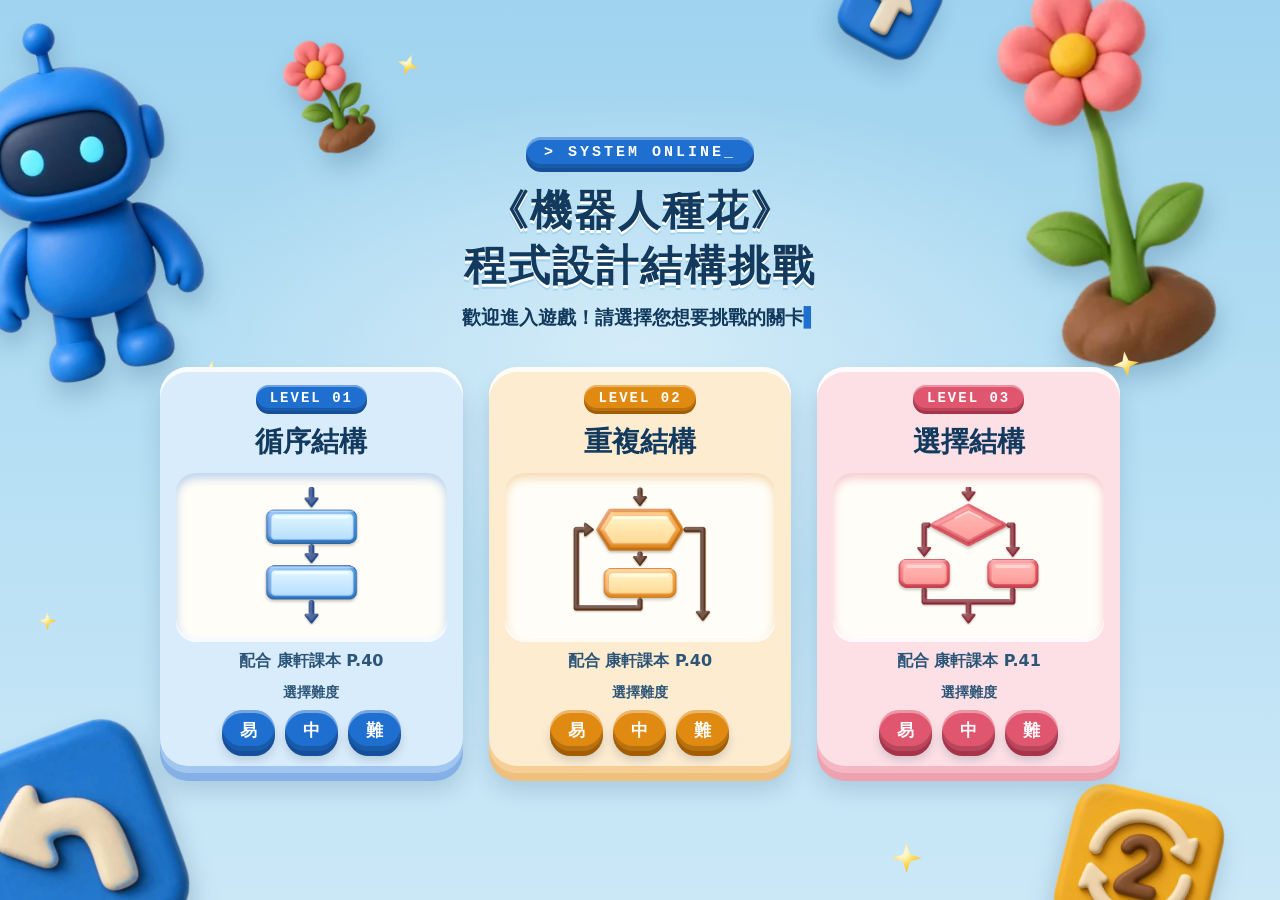
<file: index.html>
<!DOCTYPE html>
<html lang="zh-TW">
<head>
<!-- Google tag (gtag.js) -->
<script async src="https://www.googletagmanager.com/gtag/js?id=G-5RP14NWHMG"></script>
<script>
  window.dataLayer = window.dataLayer || [];
  function gtag(){dataLayer.push(arguments);}
  gtag('js', new Date());
  gtag('config', 'G-5RP14NWHMG');
</script>
<meta charset="UTF-8">
<meta name="viewport" content="width=device-width, initial-scale=1.0">
<title>康軒流程挑戰：結構挑戰</title>
<link rel="icon" type="image/png" href="[data-uri]">
<style>
  /* Cover — 3D clay (plasticine) style, matches P02 clay.css */
  :root{
    --ink:#123a5e; --muted:#2c5578;
    --c1:#1f6fd1; --c1d:#154f99; --c1l:#d9ecfb;
    --c2:#e08a12; --c2d:#a35c00; --c2l:#fdeccf;
    --c3:#e0566f; --c3d:#a8324a; --c3l:#fde0e5;
  }
  *{box-sizing:border-box}
  body{
    margin:0; min-height:100vh; display:flex; justify-content:center; align-items:center;
    font-family:'Noto Sans TC','微軟正黑體','Microsoft JhengHei',system-ui,sans-serif;
    color:var(--ink); overflow-x:hidden; padding:24px; font-weight:500;
    background-color:#b5def3;
    background-image:
      radial-gradient(ellipse 55% 40% at 50% 38%, rgba(255,255,255,.45), transparent 70%),
      linear-gradient(180deg,#9fd3ef 0%,#b8e0f4 55%,#cbe8f7 100%);
    background-attachment:fixed;
  }
  .container{
    position:relative; width:100%; max-width:1000px; padding:20px 20px 30px;
    background:none; border:none; border-radius:0; box-shadow:none; text-align:center;
  }
  /* hero: title only; decorations live in the fixed .bg-deco layer behind everything */
  .hero{position:relative; padding:20px 0 10px; margin-bottom:26px}
  .hero-text{position:relative; max-width:560px; margin:0 auto}
  .container{z-index:1}

  /* scattered clay objects around the whole viewport, some bleeding off the edges */
  .bg-deco{position:fixed; inset:0; overflow:hidden; pointer-events:none; z-index:0}
  .bg-deco > *{position:absolute; display:block; transform:rotate(var(--r,0deg))}
  .bg-deco img{filter:drop-shadow(0 14px 12px rgba(18,58,94,.22))}
  .o-robot{left:-34px; top:2vh; height:min(46vh,360px); --r:-13deg; animation:bob 3s ease-in-out infinite}
  .o-flower{right:3vw; top:-3vh; height:min(50vh,390px); --r:-13deg; transform-origin:50% 100%; animation:sway 3.8s ease-in-out infinite}
  .o-card-l{left:-46px; bottom:-56px; width:min(17vw,230px); --r:-21deg}
  .o-card-r{right:5vw; bottom:-44px; width:min(12vw,165px); --r:14deg}
  .o-card-a{right:27vw; top:-38px; width:min(7vw,96px); --r:28deg; opacity:.95}
  .o-bloom{left:23vw; top:4vh; height:min(15vh,118px); --r:-24deg; animation:sway 4.6s ease-in-out infinite reverse}
  .spark{width:var(--s,22px); height:var(--s,22px);
    background:radial-gradient(circle at 35% 30%, #fff6c8 0 18%, #ffd84d 45%, #f0a43a 100%);
    clip-path:polygon(50% 0,62% 38%,100% 50%,62% 62%,50% 100%,38% 62%,0 50%,38% 38%);
    filter:drop-shadow(0 3px 2px rgba(160,90,0,.35)); animation:twinkle 2.4s ease-in-out infinite}
  .spark.s1{left:15vw; top:40vh; --s:34px; --r:12deg}
  .spark.s2{right:11vw; top:39vh; --s:26px; --r:-8deg; animation-delay:.6s}
  .spark.s3{left:31vw; top:6vh; --s:22px; --r:20deg; animation-delay:1.1s}
  .spark.s4{right:28vw; bottom:3vh; --s:30px; animation-delay:1.7s}
  .spark.s5{left:3vw; bottom:30vh; --s:18px; animation-delay:.3s}
  @keyframes bob{0%,100%{transform:rotate(var(--r)) translateY(0)}50%{transform:rotate(calc(var(--r) + 3deg)) translateY(-10px)}}
  @keyframes sway{0%,100%{transform:rotate(var(--r))}50%{transform:rotate(calc(var(--r) - 5deg))}}
  @keyframes twinkle{0%,100%{opacity:1; scale:1}50%{opacity:.55; scale:.75}}

  .tag{
    display:inline-block; font-family:Consolas,'Courier New',monospace; font-size:15px; letter-spacing:3px;
    font-weight:700; color:#fff; background:var(--c1); border:none;
    padding:7px 18px; border-radius:999px; margin-bottom:16px;
    box-shadow:inset 0 3px 0 rgba(255,255,255,.35), inset 0 -4px 0 rgba(0,0,0,.18), 0 4px 0 var(--c1d);
  }
  h1{ margin:0 0 12px; font-size:42px; font-weight:900; letter-spacing:2px; line-height:1.3; color:var(--ink);
    text-shadow:0 3px 0 #fff, 0 5px 0 rgba(63,159,210,.25); }
  .subtitle{color:var(--ink); font-size:19px; font-weight:700; margin:0}
  .subtitle .cursor{color:var(--c1); animation:blink 1s steps(1) infinite}
  @keyframes blink{50%{opacity:0}}

  /* level cards: puffy clay slabs */
  .activity-list{list-style:none; padding:0; margin:0; display:grid; grid-template-columns:repeat(3,1fr); gap:26px}
  .activity-list li{--c:var(--c1); --cd:var(--c1d); --cl:var(--c1l)}
  .activity-list li:nth-child(2){--c:var(--c2); --cd:var(--c2d); --cl:var(--c2l)}
  .activity-list li:nth-child(3){--c:var(--c3); --cd:var(--c3d); --cl:var(--c3l)}
  .activity-list .card{
    height:100%; display:flex; flex-direction:column; align-items:center; gap:12px;
    padding:18px 16px 22px; text-decoration:none; color:var(--ink);
    background:var(--cl); border:none; border-radius:28px;
    box-shadow:
      inset 0 5px 0 rgba(255,255,255,.85),
      inset 0 -7px 0 color-mix(in srgb,var(--c) 30%,transparent),
      0 8px 0 color-mix(in srgb,var(--c) 55%,#fff),
      0 16px 22px rgba(18,58,94,.16);
    transition:transform .2s, box-shadow .2s;
  }
  .activity-list .card:hover,.activity-list .card:focus-within{
    transform:translateY(-5px); outline:none;
    box-shadow:
      inset 0 5px 0 rgba(255,255,255,.85),
      inset 0 -7px 0 color-mix(in srgb,var(--c) 30%,transparent),
      0 13px 0 color-mix(in srgb,var(--c) 55%,#fff),
      0 22px 26px rgba(18,58,94,.2);
  }
  .card-link{display:flex; flex-direction:column; align-items:center; gap:12px; width:100%; text-decoration:none; color:inherit; border-radius:20px}
  .card-link:focus-visible{outline:4px solid var(--c); outline-offset:4px}
  .level{
    font-family:Consolas,'Courier New',monospace; font-size:14px; font-weight:700; letter-spacing:2px; color:#fff;
    background:var(--c); padding:5px 14px; border-radius:999px;
    box-shadow:inset 0 2px 0 rgba(255,255,255,.35), inset 0 -3px 0 rgba(0,0,0,.18), 0 3px 0 var(--cd);
  }
  .name{font-size:28px; font-weight:900; color:var(--ink)}
  .page{font-size:16px; font-weight:700; color:var(--muted)}
  .chart{
    width:100%; height:150px; display:flex; align-items:center; justify-content:center;
    background:#fffdf7; border-radius:20px; padding:12px; border:none;
    box-shadow:inset 0 5px 10px color-mix(in srgb,var(--c) 30%,transparent), inset 0 -3px 0 #fff, 0 3px 0 rgba(255,255,255,.8);
  }
  /* all three flowcharts are drawn at the SAME scale (px per source px), so boxes and arrows match in size */
  .chart{height:166px}
  .chart img{height:calc(var(--h) * .38px); width:auto; max-width:100%; max-height:none; object-fit:contain}
  .diff{margin-top:auto; display:flex; gap:10px; justify-content:center; flex-wrap:wrap}
  .diff-label{width:100%; font-size:14px; font-weight:800; color:var(--muted); margin-bottom:-2px}
  .go{
    text-decoration:none; display:inline-block;
    font-size:17px; font-weight:900; padding:9px 18px; border-radius:999px;
    color:#fff; background:var(--c); border:none;
    box-shadow:inset 0 3px 0 rgba(255,255,255,.38), inset 0 -5px 0 rgba(0,0,0,.18), 0 5px 0 var(--cd), 0 9px 10px rgba(18,58,94,.18);
    transition:transform .15s, box-shadow .15s;
  }
  .go:hover{transform:translateY(-2px)}
  .go:active{transform:translateY(4px); box-shadow:inset 0 3px 0 rgba(255,255,255,.38), inset 0 -3px 0 rgba(0,0,0,.18), 0 1px 0 var(--cd)}
  .go:focus-visible{outline:3px solid var(--ink); outline-offset:3px}

  @media (max-width:820px){
    .activity-list{grid-template-columns:1fr; max-width:420px; margin:0 auto}
    h1{font-size:30px}
  }
  @media (max-width:520px){
    body{padding:14px}
    .container{padding:8px 4px 20px}
    .hero{padding:96px 0 6px; margin-bottom:18px}
    .o-robot{left:-22px; top:-6px; height:150px; --r:-12deg}
    .o-flower{right:2px; top:-14px; height:160px; --r:-12deg}
    .o-bloom{left:27vw; top:4px; height:60px}
    .o-card-a{right:25vw; top:-26px; width:56px}
    .o-card-l{left:-40px; bottom:-40px; width:120px}
    .o-card-r{right:-30px; bottom:-34px; width:104px}
    .spark.s1,.spark.s2,.spark.s5{display:none}
    .spark.s3{left:28vw; top:62px; --s:20px}
    .spark.s4{right:22vw; top:70px; bottom:auto; --s:18px}
    h1{font-size:25px}
    .subtitle{font-size:14px}
    .tag{font-size:13px; padding:6px 14px; margin-bottom:12px}
  }
  @media (prefers-reduced-motion:reduce){
    .subtitle .cursor,.bg-deco > *{animation:none}
    .activity-list .card,.go{transition:none}
  }
</style>
</head>
<body>
  <div class="bg-deco" aria-hidden="true">
    <img class="o-flower" src="[data-uri]" alt="" draggable="false">
    <img class="o-robot" src="[data-uri]" alt="" draggable="false">
    <img class="o-card-l" src="[data-uri]" alt="" draggable="false">
    <img class="o-card-r" src="[data-uri]" alt="" draggable="false">
    <img class="o-card-a" src="[data-uri]" alt="" draggable="false">
    <img class="o-bloom" src="[data-uri]" alt="" draggable="false">
    <span class="spark s1"></span><span class="spark s2"></span><span class="spark s3"></span><span class="spark s4"></span><span class="spark s5"></span>
  </div>
  <main class="container">
    <header class="hero">
      <div class="hero-text">
        <div class="tag">&gt; SYSTEM ONLINE_</div>
        <h1>《機器人種花》<br>程式設計結構挑戰</h1>
        <p class="subtitle">歡迎進入遊戲！請選擇您想要挑戰的關卡<span class="cursor">▌</span></p>
      </div>
    </header>

    <ul class="activity-list">
      <li>
        <div class="card">
          <a class="card-link" href="P01.html?lv=1" aria-label="循序結構（易）">
            <span class="level">LEVEL 01</span>
            <span class="name">循序結構</span>
            <span class="chart"><img src="[data-uri]" alt="循序結構流程圖" style="--h:363"></span>
          </a>
          <span class="page">配合 康軒課本 P.40</span>
          <div class="diff" role="group" aria-label="循序結構難度">
            <span class="diff-label">選擇難度</span>
            <a class="go" href="P01.html?lv=1">易</a>
            <a class="go" href="P01.html?lv=2">中</a>
            <a class="go" href="P01.html?lv=3">難</a>
          </div>
        </div>
      </li>
      <li>
        <div class="card">
          <a class="card-link" href="P02.html?lv=1" aria-label="重複結構（易）">
            <span class="level">LEVEL 02</span>
            <span class="name">重複結構</span>
            <span class="chart"><img src="[data-uri]" alt="重複結構流程圖" style="--h:363"></span>
          </a>
          <span class="page">配合 康軒課本 P.40</span>
          <div class="diff" role="group" aria-label="重複結構難度">
            <span class="diff-label">選擇難度</span>
            <a class="go" href="P02.html?lv=1">易</a>
            <a class="go" href="P02.html?lv=2">中</a>
            <a class="go" href="P02.html?lv=3">難</a>
          </div>
        </div>
      </li>
      <li>
        <div class="card">
          <a class="card-link" href="P03.html?lv=1" aria-label="選擇結構（易）">
            <span class="level">LEVEL 03</span>
            <span class="name">選擇結構</span>
            <span class="chart"><img src="[data-uri]" alt="選擇結構流程圖" style="--h:363"></span>
          </a>
          <span class="page">配合 康軒課本 P.41</span>
          <div class="diff" role="group" aria-label="選擇結構難度">
            <span class="diff-label">選擇難度</span>
            <a class="go" href="P03.html?lv=1">易</a>
            <a class="go" href="P03.html?lv=2">中</a>
            <a class="go" href="P03.html?lv=3">難</a>
          </div>
        </div>
      </li>
    </ul>
  </main>
<script>
/* ESPRA_TRACK：GA4 自訂事件共用函式 */
window.ESPRA_SEND = function (name, params, opts) {
    var p = {}, k;
    for (k in params) if (params[k] !== undefined && params[k] !== null) p[k] = params[k];
    var cb = opts && opts.callback, done = false;
    var go = function () { if (!done) { done = true; cb(); } };
    // GA4 gtag.js 預設就用 keepalive/beacon 送出；這裡再等 event_callback（最多 0.5 秒）才換頁
    if (cb) { p.event_callback = go; p.event_timeout = 400; setTimeout(go, 500); }
    if (typeof window.gtag === 'function') window.gtag('event', name, p);
    else if (cb) go();
};
window.ESPRA_LEVEL_PARAMS = function (page, lv) {
    var S = { P01: ['seq', '循序'], P02: ['rep', '重複'], P03: ['sel', '選擇'] }[page];
    if (!S) return null;
    return {
        level_id: S[0] + '_' + ['easy', 'medium', 'hard'][lv - 1],
        level_page: page + '_lv' + lv,
        level_number: (Number(page.slice(1)) - 1) * 3 + lv,
        structure: S[1],
        difficulty: ['易', '中', '難'][lv - 1]
    };
};
// 點了通往關卡的連結：送 level_select（beacon），送出或 0.5 秒後再換頁
window.ESPRA_SELECT_LINK = function (a, source, ev) {
    var m = /(P0[123])\.html(?:\?lv=([123]))?/.exec(a.getAttribute('href') || '');
    if (!m) return;
    var p = window.ESPRA_LEVEL_PARAMS(m[1], Number(m[2] || 1));
    if (!p) return;
    p.select_source = source;
    var newTab = ev.defaultPrevented || ev.button !== 0 || ev.metaKey || ev.ctrlKey || ev.shiftKey || ev.altKey ||
                 (a.target && a.target !== '_self');
    if (newTab) { window.ESPRA_SEND('level_select', p, { beacon: true }); return; }
    ev.preventDefault();
    var href = a.href;
    window.ESPRA_SEND('level_select', p, { beacon: true, callback: function () { location.href = href; } });
};
// 首頁點選關卡 → level_select
document.addEventListener('click', function (ev) {
    var a = ev.target.closest && ev.target.closest('a[href]');
    if (!a || !/P0[123]\.html/.test(a.getAttribute('href'))) return;
    window.ESPRA_SELECT_LINK(a, a.classList.contains('go') ? 'index_difficulty' : 'index_card', ev);
}, true);
</script>
</body>
</html>
</file>
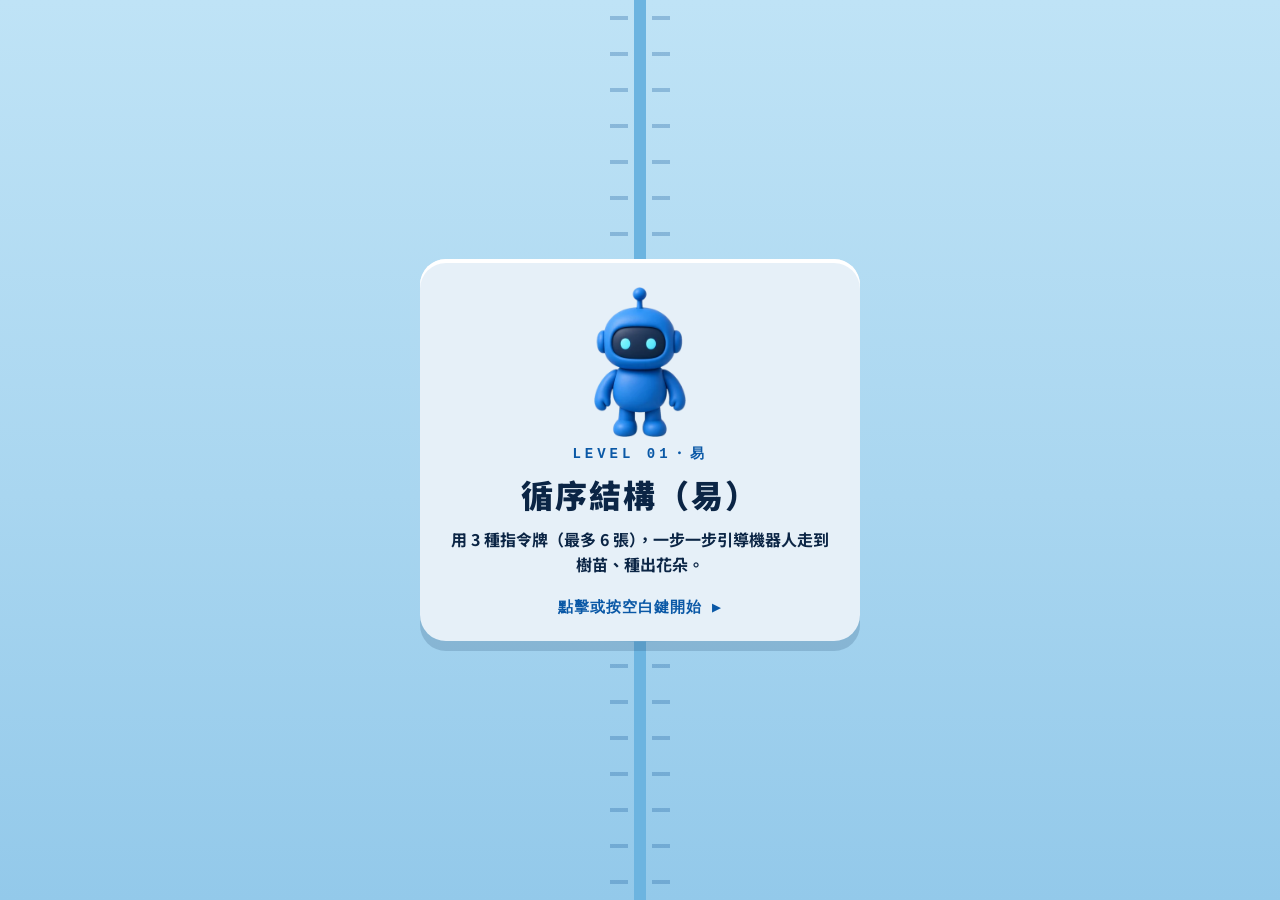
<file: P01.html>
<!DOCTYPE html>
<html lang="zh-TW">
<head>
<!-- Google tag (gtag.js) -->
<script async src="https://www.googletagmanager.com/gtag/js?id=G-5RP14NWHMG"></script>
<script>
  window.dataLayer = window.dataLayer || [];
  function gtag(){dataLayer.push(arguments);}
  gtag('js', new Date());
  gtag('config', 'G-5RP14NWHMG');
</script>
    <meta http-equiv="Content-Type" content="text/html; charset=UTF-8">
    <meta name="viewport" content="width=device-width, initial-scale=1.0, viewport-fit=cover">
    <link rel="preconnect" href="https://fonts.googleapis.com">
    <link rel="preconnect" href="https://fonts.gstatic.com" crossorigin>
    <link href="https://fonts.googleapis.com/css2?family=Noto+Sans+TC:wght@500;700;900&display=swap" rel="stylesheet">

    <title>康軒流程挑戰：循序結構</title>
    <link rel="icon" type="image/png" href="[data-uri]">
    
    <style>
        :root {
            --bg: #070b1a;
            --panel: rgba(15,23,48,.72);
            --cyan: #22d3ee;
            --pink: #f472b6;
            --lime: #a3e635;
            --violet: #a78bfa;
            --text: #e2e8f0;
            --muted: #cbd5e1;
            --accent: #a78bfa;
        }
        * { box-sizing: border-box; }
        body {
            margin: 0;
            padding: 20px;
            min-height: 100vh;
            font-family: 'Noto Sans TC', '微軟正黑體', 'Microsoft JhengHei', system-ui, sans-serif;
            font-weight: 500;
            color: var(--text);
            background: var(--bg);
            overflow-x: hidden;
            background-image:
                radial-gradient(circle at 15% 20%, rgba(167,139,250,.20), transparent 40%),
                radial-gradient(circle at 85% 80%, rgba(34,211,238,.14), transparent 40%),
                linear-gradient(rgba(34,211,238,.07) 1px, transparent 1px),
                linear-gradient(90deg, rgba(34,211,238,.07) 1px, transparent 1px);
            background-size: auto, auto, 40px 40px, 40px 40px;
        }
        body::after {
            content: "";
            position: fixed;
            inset: 0;
            pointer-events: none;
            z-index: 50;
            background: linear-gradient(transparent 0, rgba(34,211,238,.06) 50%, transparent 100%);
            height: 200px;
            animation: scan 6s linear infinite;
        }
        @keyframes scan {
            from { transform: translateY(-200px); }
            to { transform: translateY(100vh); }
        }

        .game-container {
            position: relative;
            max-width: 1200px;
            margin: 0 auto;
            padding: 36px 36px 32px;
            background: var(--panel);
            backdrop-filter: blur(8px);
            border: 1px solid color-mix(in srgb, var(--accent) 45%, transparent);
            border-radius: 20px;
            box-shadow:
                0 0 0 1px rgba(167,139,250,.15),
                0 0 40px color-mix(in srgb, var(--accent) 22%, transparent),
                inset 0 0 60px rgba(34,211,238,.05);
        }
        .game-container::before,
        .game-container::after {
            content: "";
            position: absolute;
            width: 28px;
            height: 28px;
            border: 3px solid var(--accent);
            filter: drop-shadow(0 0 6px var(--accent));
            pointer-events: none;
        }
        .game-container::before {
            top: -2px; left: -2px;
            border-right: none; border-bottom: none;
            border-top-left-radius: 20px;
        }
        .game-container::after {
            bottom: -2px; right: -2px;
            border-left: none; border-top: none;
            border-bottom-right-radius: 20px;
        }

        .level-tag {
            display: block;
            width: fit-content;
            margin: 0 auto 12px;
            font-family: Consolas, 'Courier New', monospace;
            font-size: 14px;
            font-weight: 700;
            letter-spacing: 3px;
            color: var(--accent);
            border: 1px solid color-mix(in srgb, var(--accent) 55%, transparent);
            padding: 4px 14px;
            border-radius: 999px;
            text-shadow: 0 0 8px var(--accent);
        }
        .game-title {
            text-align: center;
            font-size: 32px;
            font-weight: 900;
            letter-spacing: 2px;
            line-height: 1.35;
            margin: 0 0 10px;
            background: linear-gradient(90deg, var(--cyan), var(--violet), var(--pink));
            -webkit-background-clip: text;
            background-clip: text;
            color: transparent;
            filter: drop-shadow(0 0 12px rgba(34,211,238,.45));
        }
        .game-subtitle {
            text-align: center;
            font-size: 18px;
            font-weight: 700;
            color: var(--muted);
            margin: 0 0 28px;
            line-height: 1.6;
        }
        .game-subtitle #characterName {
            color: var(--accent);
            font-weight: 900;
            text-shadow: 0 0 8px color-mix(in srgb, var(--accent) 50%, transparent);
        }

        .main-content-wrapper {
            display: flex;
            gap: 30px;
            flex-wrap: wrap;
            justify-content: center;
        }
        .maze-container {
            flex-shrink: 0;
            margin-bottom: 0;
        }
        .controls-area-wrapper {
            flex-grow: 1;
            min-width: min(350px, 100%);
        }

        .maze-grid {
            --cell: 80px;
            display: grid;
            grid-template-columns: repeat(5, var(--cell));
            grid-template-rows: repeat(5, var(--cell));
            gap: 2px;
            background-image: url(".//data/03.png");
            background-size: cover;
            background-position: center;
            padding: 10px;
            border-radius: 12px;
            border: 2px solid color-mix(in srgb, var(--accent) 70%, #fff);
            box-shadow:
                0 0 0 2px color-mix(in srgb, var(--accent) 35%, transparent),
                0 0 24px color-mix(in srgb, var(--accent) 30%, transparent);
        }
        .maze-cell {
            background: transparent;
            border: 2px solid rgba(207,250,254,.92);
            border-radius: 8px;
            display: flex;
            align-items: center;
            justify-content: center;
            position: relative;
            font-size: 24px;
            box-shadow: inset 0 0 0 1px rgba(7,11,26,.15);
        }
        
        .trap-img {
            max-width: 65%;
            max-height: 65%;
            object-fit: contain;
            opacity: 0.8;
        }
        .character-img {
            max-width: 60%;
            max-height: 60%;
            transition: transform 0.3s ease;
            object-fit: contain;
        }
        .treasure-img {
            max-width: 70%;
            max-height: 70%;
            transition: transform 0.3s ease;
            object-fit: contain;
        }
        .character {
            position: absolute;
            transform: translate(15%, 0%);
        }
        .treasure {
            display: flex;
            align-items: center;
            justify-content: center;
            width: 95%;
            height: 95%;
        }
        .direction-indicator {
            position: absolute;
            top: 2px;
            right: 2px;
            font-size: 12px;
            display: block;
            z-index: 10;
            background: rgba(7,11,26,.65);
            border-radius: 6px;
            padding: 0 3px;
            line-height: 1.3;
        }
        

        .controls-section {
            margin-bottom: 20px;
        }
        .section-title {
            font-size: 18px;
            font-weight: 900;
            margin-bottom: 15px;
            color: #fff;
            letter-spacing: 1px;
        }
        .section-title::before {
            content: "// ";
            font-family: Consolas, 'Courier New', monospace;
            color: var(--accent);
            font-weight: 700;
            letter-spacing: 0;
        }

        .command-tokens {
            display: flex;
            gap: 15px;
            justify-content: flex-start;
            margin-bottom: 20px;
            flex-wrap: wrap;
        }
        .command-token {
            width: 110px;
            height: 160px;
            background-size: contain;
            background-repeat: no-repeat;
            background-position: center;
            cursor: grab;
            transition: transform 0.2s ease, box-shadow 0.2s ease, filter 0.2s ease;
            border-radius: 10px;
            filter: drop-shadow(0 0 6px color-mix(in srgb, var(--accent) 25%, transparent));
        }
        .command-token:hover {
            transform: translateY(-3px);
            box-shadow: 0 0 18px color-mix(in srgb, var(--accent) 55%, transparent);
            filter: drop-shadow(0 0 10px var(--accent));
        }
        .command-token:active {
            cursor: grabbing;
            transform: scale(0.95);
        }
        
        .token-a { background-image: url("./data/101.png"); /* A 前進 */ }
        .token-b { background-image: url("./data/102.png"); /* B 左轉 */ }
        .token-c { background-image: url("./data/103.png"); /* C 右轉 */ }
        .token-d { background-image: url("./data/201.png"); /* D: 重複 2 次 */ }
        .token-e { background-image: url("./data/202.png"); /* E: 重複 3 次 */ }
        
        .sequence-token.token-a { background-image: var(--icon-101); }
        .sequence-token.token-b { background-image: var(--icon-102); }
        .sequence-token.token-c { background-image: var(--icon-103); }
        .sequence-token.token-d { background-image: var(--icon-201); }
        .sequence-token.token-e { background-image: var(--icon-202); }

        .command-token.token-a { background-image: var(--icon-101); --tc: #22d3ee; }
        .command-token.token-b { background-image: var(--icon-102); --tc: #a78bfa; }
        .command-token.token-c { background-image: var(--icon-103); --tc: #f472b6; }
        .command-token.token-d { background-image: var(--icon-201); --tc: #fbbf24; }
        .command-token.token-e { background-image: var(--icon-202); --tc: #a3e635; }

        .command-token > div,
        .sequence-token > div {
            display: none !important;
        }

        .sequence-area {
            min-height: 150px;
            border: 2px dashed color-mix(in srgb, var(--accent) 55%, transparent);
            border-radius: 15px;
            padding: 10px;
            background: rgba(7,11,26,.45);
            display: flex;
            gap: 10px;
            align-items: center;
            flex-wrap: wrap;
            margin-bottom: 20px;
            transition: border-color 0.2s ease, background 0.2s ease, box-shadow 0.2s ease;
        }
        .sequence-area.drag-over {
            border-color: var(--accent);
            background: color-mix(in srgb, var(--accent) 16%, rgba(7,11,26,.45));
            box-shadow: 0 0 20px color-mix(in srgb, var(--accent) 40%, transparent);
        }
        .sequence-token {
            width: 90px;
            height: 130px;
            background-size: contain;
            background-repeat: no-repeat;
            background-position: center;
            cursor: pointer;
            position: relative;
        }
        .sequence-token .remove-btn {
            position: absolute;
            top: -8px;
            right: -8px;
            width: 22px;
            height: 22px;
            background: #e11d48;
            color: white;
            border: none;
            border-radius: 50%;
            font-size: 14px;
            font-weight: 900;
            cursor: pointer;
            display: flex;
            align-items: center;
            justify-content: center;
            box-shadow: 0 0 8px rgba(225,29,72,.7);
            line-height: 1;
            padding: 0;
        }

        .game-controls {
            display: flex;
            gap: 15px;
            justify-content: flex-start;
            align-items: center;
            margin-bottom: 0;
            flex-wrap: wrap;
        }
        .btn {
            padding: 8px 24px;
            border: none;
            border-radius: 999px;
            font-size: 16px;
            font-weight: 900;
            font-family: inherit;
            cursor: pointer;
            transition: all 0.2s ease;
            display: inline-flex;
            align-items: center;
            justify-content: center;
            text-decoration: none;
            letter-spacing: 1px;
            line-height: 1.3;
        }
        .btn-primary {
            background: var(--accent);
            color: var(--bg);
            box-shadow: 0 0 14px var(--accent);
        }
        .btn-primary:hover {
            transform: translateY(-2px);
            box-shadow: 0 0 22px var(--accent);
            filter: brightness(1.08);
        }
        .btn-secondary {
            background: transparent;
            color: #fff;
            border: 2px solid #94a3b8;
            box-shadow: 0 0 8px rgba(148,163,184,.25);
        }
        .btn-secondary:hover {
            border-color: #e2e8f0;
            transform: translateY(-2px);
            box-shadow: 0 0 14px rgba(226,232,240,.3);
        }
        .btn-home {
            background: transparent;
            color: var(--lime);
            border: 2px solid color-mix(in srgb, var(--lime) 70%, transparent);
            text-shadow: 0 0 8px rgba(163,230,53,.6);
        }
        .btn-home:hover {
            background: color-mix(in srgb, var(--lime) 16%, transparent);
            transform: translateY(-2px);
            box-shadow: 0 0 14px rgba(163,230,53,.4);
        }
        .btn:disabled {
            background: #334155;
            color: #94a3b8;
            border-color: transparent;
            box-shadow: none;
            cursor: not-allowed;
            transform: none;
            filter: none;
            text-shadow: none;
        }

        .status-area {
            display: flex;
            justify-content: flex-start;
            align-items: center;
            background: transparent;
            padding: 0;
            border-radius: 0;
            margin-bottom: 20px;
        }
        .result-message {
            font-size: 18px;
            font-weight: 800;
            text-align: center;
            padding: 15px;
            border-radius: 10px;
            margin-top: 0;
            min-height: 20px;
        }
        .result-message:empty {
            display: none;
            padding: 0;
            min-height: 0;
        }
        .success {
            background: rgba(163,230,53,.16);
            color: #d9f99d;
            border: 2px solid var(--lime);
            text-shadow: 0 0 8px rgba(163,230,53,.55);
        }
        .failure {
            background: rgba(244,114,182,.14);
            color: #fecdd3;
            border: 2px solid #fb7185;
            text-shadow: 0 0 8px rgba(251,113,133,.45);
        }
        .empty-sequence {
            color: var(--muted);
            font-style: normal;
            font-weight: 700;
            text-align: center;
            width: 100%;
        }

        @media (max-width: 820px) {
            .game-title { font-size: 26px; }
            .game-container { padding: 28px 20px 24px; }
        }
        @media (max-width: 520px) {
            body { padding: 12px; }
            .game-container { padding: 24px 14px 18px; }
            .game-title { font-size: 22px; letter-spacing: 1px; }
            .game-subtitle { font-size: 16px; margin-bottom: 20px; }
            .maze-grid { --cell: 68px; padding: 8px; }
            .command-token { width: 78px; height: 114px; }
            .sequence-token { width: 68px; height: 98px; }
            .sequence-area { min-height: 118px; }
            .btn { font-size: 15px; padding: 8px 16px; }
            .controls-area-wrapper { min-width: 0; width: 100%; }
        }
        @media (prefers-reduced-motion: reduce) {
            body::after { animation: none; }
            .command-token, .btn, .character, .character-img, .treasure-img, .sequence-area {
                transition: none;
            }
        }
    
    </style>
    <link rel="stylesheet" href="icons.css">
    <link rel="stylesheet" href="board.css">
    <link rel="stylesheet" href="light.css">
    <link rel="stylesheet" href="clay.css">
    <style id="run-controls-r6">
        /* RUN_CONTROLS_R6：執行方式／速度切換（黏土風格分段按鈕） */
        .run-options { display: flex; align-items: center; justify-content: space-between; gap: 8px; width: 100%; flex-wrap: nowrap; }
        .run-options .seg {
            display: inline-flex; align-items: center; gap: 3px; padding: 3px; border-radius: 14px;
            background: #d7ecf9; box-shadow: inset 0 2px 3px rgba(18,58,94,.18), 0 1px 0 #fff;
        }
        .run-options .seg-label { font-size: 13px; font-weight: 900; color: #2a5a86; padding: 0 4px 0 6px; white-space: nowrap; }
        .run-options .seg-btn {
            font: inherit; font-size: 14px; font-weight: 900; line-height: 1; white-space: nowrap; cursor: pointer;
            border: none; border-radius: 11px; padding: 8px 11px; color: #2a5a86; background: transparent;
            transition: background .15s ease, color .15s ease, box-shadow .15s ease;
        }
        .run-options .seg-btn[aria-pressed="true"] {
            color: #fff; background: #1f6fd1;
            box-shadow: inset 0 2px 0 rgba(255,255,255,.3), inset 0 -3px 0 rgba(0,0,0,.18), 0 2px 0 #154f99;
        }
        .run-options .seg-speed .seg-btn[aria-pressed="true"] { background: #e08a12; box-shadow: inset 0 2px 0 rgba(255,255,255,.35), inset 0 -3px 0 rgba(0,0,0,.15), 0 2px 0 #a35c00; }
        .run-options .seg-btn:focus-visible { outline: 3px solid #ffd84d; outline-offset: 1px; }
        /* 執行鈕狀態：執行中（可暫停）＝橘色、暫停中＝綠色「繼續」 */
        .theme-clay #executeBtn[data-state="running"] { background: #e08a12; box-shadow: inset 0 4px 0 rgba(255,255,255,.3), inset 0 -5px 0 rgba(0,0,0,.18), 0 5px 0 #a35c00; }
        .theme-clay #executeBtn[data-state="paused"] { background: #2e9b55; box-shadow: inset 0 4px 0 rgba(255,255,255,.3), inset 0 -5px 0 rgba(0,0,0,.18), 0 5px 0 #1d6b39; }
        .theme-clay #executeBtn[data-state="step"] { background: #1f6fd1; }
        .run-progress { font-size: 13px; font-weight: 900; color: #2a5a86; text-align: center; min-height: 0; }
        .run-progress:empty { display: none; }
        @media (max-width: 820px) {
            body.theme-light { --mobile-bar-h: calc(128px + env(safe-area-inset-bottom, 0px)); }
            body.theme-light .status-area { flex-direction: column !important; gap: 8px !important; padding-top: 8px !important; }
            body.theme-light .result-message:not(:empty) { bottom: calc(132px + env(safe-area-inset-bottom, 0px)) !important; }
            .run-options .seg-btn { font-size: 13px; padding: 7px 9px; }
            .run-options .seg-label { font-size: 12px; padding: 0 2px 0 4px; }
            body.theme-light .game-controls .btn { min-height: 48px !important; }
        }
        @media (max-width: 360px) {
            .run-options .seg-label { display: none; }
            .run-options .seg-btn { padding: 7px 7px; }
        }
    </style>
</head>
<body class="theme-light theme-clay">
    <div class="game-container">
                <header class="game-header">
        <div class="level-col">
        <div class="level-tag">LEVEL 01</div>
        <nav class="diff-nav" id="diffNav" aria-label="難度"></nav>
        </div>
        <div class="game-heading">
        <h1 class="game-title" id="gameTitle">《機器人種花》：循序結構</h1>
        <p class="game-subtitle" id="gameSubtitle"></p>
        </div>
        <a href="index.html" class="btn btn-home" title="回首頁" aria-label="回首頁"><svg viewBox="0 0 24 24" width="18" height="18" aria-hidden="true"><path fill="currentColor" d="M12 3.2 3 11h2v9h6v-6h2v6h6v-9h2L12 3.2z"/></svg></a>
        </header>
        <div class="main-content-wrapper">
        
            <div class="maze-container">
                <div class="maze-grid" id="mazeGrid">
                    </div>
            </div>
            
            <div class="controls-area-wrapper">
                <div class="controls-section tokens-section">
                    <div class="section-title">可用指令牌</div>
                    <div class="command-tokens" id="commandTokens"></div>
                </div>
                
                <div class="controls-section sequence-section">
                    <div class="section-title">指令序列 <span class="card-count" hidden></span></div>
                    <div class="sequence-area" id="sequenceArea">
                        <div class="empty-sequence">將指令牌拖曳到這裡</div>
                    </div>
                </div>
                
                <div class="status-area">
                    <div class="run-options" id="runOptions">
                        <div class="seg seg-mode" role="group" aria-label="執行方式">
                            <button type="button" class="seg-btn" data-mode="all" aria-pressed="true">全部執行</button>
                            <button type="button" class="seg-btn" data-mode="step" aria-pressed="false">逐步執行</button>
                        </div>
                        <div class="seg seg-speed" role="group" aria-label="執行速度">
                            <span class="seg-label">速度</span>
                            <button type="button" class="seg-btn" data-speed="0.5" aria-pressed="false">0.5x</button>
                            <button type="button" class="seg-btn" data-speed="1" aria-pressed="true">1x</button>
                            <button type="button" class="seg-btn" data-speed="1.5" aria-pressed="false">1.5x</button>
                        </div>
                    </div>
                    <div class="game-controls">
                        <button class="btn btn-primary" id="executeBtn">執行 ▶</button>
                        <button class="btn btn-secondary" id="resetBtn">重置</button>
</div>
                </div>
                <div class="result-message" id="resultMessage"></div>
            </div>
            
        </div>
    </div>
    
    <script>
        // ===== 關卡設定：每個結構有 易／中／難 三關（網址 ?lv=1|2|3）=====
        const STRUCT = {"key": "seq", "no": "01", "name": "循序結構", "file": "P01.html", "nextFile": "P02.html", "nextName": "重複結構", "levels": [{"start": {"x": 0, "y": 0, "dir": 1}, "goal": {"x": 1, "y": 3}, "rocks": [], "cards": ["A", "B", "C"], "limit": 6, "subtitle": "用 3 種指令牌（最多 6 張），一步一步引導機器人走到樹苗、種出花朵。"}, {"start": {"x": 0, "y": 0, "dir": 2}, "goal": {"x": 3, "y": 4}, "rocks": [[3, 0], [1, 2], [4, 3]], "cards": ["A", "B", "C"], "limit": 10, "subtitle": "最多 10 張牌！左轉、右轉都要用上，帶機器人走到樹苗。"}, {"start": {"x": 4, "y": 0, "dir": 0}, "goal": {"x": 0, "y": 4}, "rocks": [[1, 0], [1, 1], [2, 3], [4, 2], [3, 4], [3, 2]], "cards": ["A", "B", "C"], "limit": 12, "subtitle": "最多 12 張牌！機器人不能穿過石頭，要繞路走到樹苗。"}]};
        const LV = (() => {
            const m = /[?&]lv=([123])/.exec(location.search);
            return m ? Number(m[1]) : 1;
        })();
        const LEVEL = STRUCT.levels[LV - 1];
        const DIFF_NAMES = ['易', '中', '難'];
        const START = LEVEL.start;          // { x, y, dir }  (x = 列, y = 行；dir 0上 1右 2下 3左)

        // 遊戲狀態 (Game State)
        let gameState = {
            playerPos: { x: START.x, y: START.y },
            playerDirection: START.dir,
            playerRotation: 0,
            sequence: [],
            openLoop: null,          // 正在編輯的重複框（sequence 索引）
            isExecuting: false,
            gameEnded: false
        };

        // 迷宮配置
        const MAZE_SIZE = 5;
        const DIRECTIONS = ['⬆️', '➡️', '⬇️', '⬅️'];

        const ROBOT_IMAGE_URL = ".//data/01.png";
        const TREASURE_IMAGE_URL = "[data-uri]"; // 目標：樹苗
        const TRAP_IMAGE_URL = "[data-uri]"; // 障礙物圖片：石頭
        const TRAP_IMAGES = [TRAP_IMAGE_URL, "[data-uri]"];

        const TREASURE_POS = { x: LEVEL.goal.x, y: LEVEL.goal.y };
        const TRAPS = LEVEL.rocks.map(([x, y]) => ({ x, y }));
        const CARD_LIMIT = LEVEL.limit || 0;
        /* ESPRA_TRACK：GA4 自訂事件共用函式 */
        window.ESPRA_SEND = function (name, params, opts) {
            var p = {}, k;
            for (k in params) if (params[k] !== undefined && params[k] !== null) p[k] = params[k];
            var cb = opts && opts.callback, done = false;
            var go = function () { if (!done) { done = true; cb(); } };
            // GA4 gtag.js 預設就用 keepalive/beacon 送出；這裡再等 event_callback（最多 0.5 秒）才換頁
            if (cb) { p.event_callback = go; p.event_timeout = 400; setTimeout(go, 500); }
            if (typeof window.gtag === 'function') window.gtag('event', name, p);
            else if (cb) go();
        };
        window.ESPRA_LEVEL_PARAMS = function (page, lv) {
            var S = { P01: ['seq', '循序'], P02: ['rep', '重複'], P03: ['sel', '選擇'] }[page];
            if (!S) return null;
            return {
                level_id: S[0] + '_' + ['easy', 'medium', 'hard'][lv - 1],
                level_page: page + '_lv' + lv,
                level_number: (Number(page.slice(1)) - 1) * 3 + lv,
                structure: S[1],
                difficulty: ['易', '中', '難'][lv - 1]
            };
        };
        // 點了通往關卡的連結：送 level_select（beacon），送出或 0.5 秒後再換頁
        window.ESPRA_SELECT_LINK = function (a, source, ev) {
            var m = /(P0[123])\.html(?:\?lv=([123]))?/.exec(a.getAttribute('href') || '');
            if (!m) return;
            var p = window.ESPRA_LEVEL_PARAMS(m[1], Number(m[2] || 1));
            if (!p) return;
            p.select_source = source;
            var newTab = ev.defaultPrevented || ev.button !== 0 || ev.metaKey || ev.ctrlKey || ev.shiftKey || ev.altKey ||
                         (a.target && a.target !== '_self');
            if (newTab) { window.ESPRA_SEND('level_select', p, { beacon: true }); return; }
            ev.preventDefault();
            var href = a.href;
            window.ESPRA_SEND('level_select', p, { beacon: true, callback: function () { location.href = href; } });
        };

        // ===== GA4 自訂事件（ESPRA_TRACK）=====
        const ESPRA_TRACK = (() => {
            const DIFF_KEYS = ['easy', 'medium', 'hard'];
            const base = {
                level_id: STRUCT.key + '_' + DIFF_KEYS[LV - 1],          // 例 seq_easy / rep_hard / sel_medium
                level_page: STRUCT.file.replace('.html', '') + '_lv' + LV, // 例 P01_lv1
                level_number: (Number(STRUCT.no) - 1) * 3 + LV,            // 1–9
                structure: STRUCT.name.replace('結構', ''),                 // 循序／重複／選擇
                difficulty: DIFF_NAMES[LV - 1],                             // 易／中／難
                card_limit: CARD_LIMIT
            };
            const t0 = Date.now();
            const key = 'espra_attempts_' + base.level_id;
            let attempts = 0;
            try { attempts = Number(sessionStorage.getItem(key)) || 0; } catch (e) {}
            const run = { active: false, bumps: 0, reason: null, won: false, reset: false };
            function push(event, extra) {
                window.ESPRA_SEND(event, Object.assign({}, base, extra || {}));
            }
            return {
                base, run, push,
                secs: () => Math.round((Date.now() - t0) / 1000),
                nextAttempt() {
                    attempts += 1;
                    try { sessionStorage.setItem(key, String(attempts)); } catch (e) {}
                    return attempts;
                },
                attempts: () => attempts
            };
        })();
        ESPRA_TRACK.push('level_start', { attempt_number: ESPRA_TRACK.attempts(),
            run_mode: (() => { try { return sessionStorage.getItem('espra_run_mode') === 'step' ? 'step' : 'all'; } catch (e) { return 'all'; } })(),
            speed: (() => { try { return Number(sessionStorage.getItem('espra_speed')) || 1; } catch (e) { return 1; } })() });

        // 預設配置
        const defaultConfig = {
            game_title: "《機器人種花》：" + STRUCT.name,
            character_name: "機器人",
            success_message: "恭喜！機器人成功種出花朵！🌸"
        };

        // ===== 指令牌 =====
        // A 前進一格、B 原地左轉、C 原地右轉、D/E 以下步驟重複 2/3 次、
        // F 前進；若前方沒路就左轉、G 前進；若前方沒路就右轉
        const CARD_INFO = {
            A: '<div>前進一格</div>',
            B: '<div>原地左轉</div>',
            C: '<div>原地右轉</div>',
            D: '<div class="lbl-2line"><span class="lbl-pre">以下步驟</span><span>重複 2 次</span></div>',
            E: '<div class="lbl-2line"><span class="lbl-pre">以下步驟</span><span>重複 3 次</span></div>',
            F: '<div class="lbl-cond">前進；<br>若前方沒路<br>就左轉</div>',
            G: '<div class="lbl-cond">前進；<br>若前方沒路<br>就右轉</div>'
        };
        (function buildLevelUi() {
            const host = document.querySelector('.game-container');
            if (CARD_LIMIT) host.setAttribute('data-card-limit', String(CARD_LIMIT));
            host.dataset.struct = STRUCT.key;
            host.dataset.lv = String(LV);
            document.getElementById('commandTokens').innerHTML = LEVEL.cards.map(c =>
                `<div class="command-token token-${c.toLowerCase()}" draggable="true" data-command="${c}"><div>${c}</div>${CARD_INFO[c]}</div>`
            ).join('');
            document.getElementById('gameSubtitle').innerHTML = LEVEL.subtitle.replace('機器人', '<span id="characterName">機器人</span>');
            const nav = document.getElementById('diffNav');
            nav.innerHTML = DIFF_NAMES.map((d, i) => {
                const cur = i + 1 === LV;
                return `<a class="diff-pill${cur ? ' is-current' : ''}" href="${STRUCT.file}?lv=${i + 1}"${cur ? ' aria-current="page"' : ''} title="${STRUCT.name}・${d}">${d}</a>`;
            }).join('');
        })();

        // 下一關：同結構的下一個難度；難 → 下一個結構的 易；最後一關 → 回首頁
        function nextLevelLink() {
            if (LV < 3) return { href: `${STRUCT.file}?lv=${LV + 1}`, label: `下一關：${DIFF_NAMES[LV]} ▶` };
            if (STRUCT.nextFile) return { href: `${STRUCT.nextFile}?lv=1`, label: `下一關：${STRUCT.nextName} ▶` };
            return { href: 'index.html', label: '回首頁選關 ▶' };
        }

        // **新增**：判斷一個位置是否為障礙物
        function isObstacle(x, y) {
             return TRAPS.some(trap => trap.x === x && trap.y === y);
        }
        
        // --- 核心遊戲函數 ---

        function initMaze() {
            const mazeGrid = document.getElementById('mazeGrid');
            
            // 清空迷宮容器內容，準備重新繪製所有格線和內容
            mazeGrid.innerHTML = ''; 
            
            for (let row = 0; row < MAZE_SIZE; row++) {
                for (let col = 0; col < MAZE_SIZE; col++) {
                    const cell = document.createElement('div');
                    cell.className = 'maze-cell';
                    cell.id = `cell-${row}-${col}`;
                    
                    // 障礙物圖片設定
                    if (isObstacle(row, col)) {
                         cell.innerHTML = `<img src="${TRAP_IMAGES[(row + col) % TRAP_IMAGES.length]}" alt="石頭" class="trap-img">`;
                    }
                    
                    // 寶藏圖片設定
                    if (row === TREASURE_POS.x && col === TREASURE_POS.y) {
                         cell.innerHTML = `
                            <span class="treasure">
                                <img src="${TREASURE_IMAGE_URL}" alt="樹苗" class="treasure-img">
                            </span>
                        `;
                    }
                    
                    mazeGrid.appendChild(cell);
                }
            }
            
            const cn = document.getElementById('characterName'); if (cn) cn.textContent = defaultConfig.character_name;
            document.getElementById('gameTitle').textContent = defaultConfig.game_title;
            
            // 放置初始角色
            updatePlayerPosition();
        }

        function updatePlayerPosition() {
            // 移除舊的角色和箭頭，準備在新的位置重新繪製
            document.querySelectorAll('.character').forEach(char => char.remove());
            document.querySelectorAll('.direction-indicator').forEach(indicator => indicator.remove());
            
            const cell = document.getElementById(`cell-${gameState.playerPos.x}-${gameState.playerPos.y}`);
            if (cell) {
                // *** 移除陷阱檢查：主角踏入障礙物不再立即失敗 ***
                // if (TRAPS.some(trap => trap.x === gameState.playerPos.x && trap.y === gameState.playerPos.y)) {
                //     gameState.gameEnded = true;
                //     showResult(false, "掉入陷阱！遊戲失敗！");
                //     return; 
                // }

                const character = document.createElement('span');
                character.className = 'character';
                
                // 角色圖片設定
                character.innerHTML = `
                    <img src="${ROBOT_IMAGE_URL}" alt="${defaultConfig.character_name}" class="character-img" id="playerImage">
                `; 
                
                // 根據 playerRotation 旋轉圖片
                const playerImage = character.querySelector('#playerImage');
                if(playerImage) {
                    playerImage.style.transform = `rotate(${gameState.playerRotation}deg)`;
                }

                const directionIndicator = document.createElement('span');
                directionIndicator.className = 'direction-indicator';
                // 保留箭頭顯示
                directionIndicator.textContent = DIRECTIONS[gameState.playerDirection]; 
                
                cell.appendChild(character);
                cell.appendChild(directionIndicator);
            }
        }

        function setupDragAndDrop() {
            const tokens = document.querySelectorAll('.command-token');
            const sequenceArea = document.getElementById('sequenceArea');

            tokens.forEach(token => {
                token.addEventListener('dragstart', (e) => {
                    e.dataTransfer.setData('text/plain', e.target.dataset.command);
                });
                token.addEventListener('click', (e) => {
                    const command = e.currentTarget.dataset.command;
                    if (command && !gameState.isExecuting) { 
                        addToSequence(command);
                    }
                });
            });

            sequenceArea.addEventListener('dragover', (e) => {
                e.preventDefault();
                sequenceArea.classList.add('drag-over');
            });
            sequenceArea.addEventListener('dragleave', () => {
                sequenceArea.classList.remove('drag-over');
            });
            sequenceArea.addEventListener('drop', (e) => {
                e.preventDefault();
                sequenceArea.classList.remove('drag-over');
                const command = e.dataTransfer.getData('text/plain');
                if (command && !gameState.isExecuting) {
                    const box = e.target.closest && e.target.closest('.loop-box');
                    if (box && !isRepeat(command)) gameState.openLoop = Number(box.dataset.loop);
                    addToSequence(command);
                }
            });
        }

        // ===== 重複框：重複牌會重複「框內（後面）」那一組指令 =====
        // sequence 項目：'A' | 'B' | 'C'，或 { repeat: 'D'|'E', body: ['A', ...] }
        const REPEAT_TIMES = { D: 2, E: 3 };
        const COMMAND_TEXT = { A: '前進一格', B: '原地左轉', C: '原地右轉', D: '以下步驟重複 2 次', E: '以下步驟重複 3 次', F: '前進；若前方沒路就左轉', G: '前進；若前方沒路就右轉' };
        const HAS_REPEAT = LEVEL.cards.some(c => c === 'D' || c === 'E');
        function cardCount() { return gameState.sequence.reduce((n, it) => n + (typeof it === 'string' ? 1 : 1 + it.body.length), 0); }
        function isRepeat(c) { return c === 'D' || c === 'E'; }

        function showSeqHint(msg) {
            let h = document.getElementById('seqHint');
            if (!h) {
                h = document.createElement('div');
                h.id = 'seqHint';
                h.className = 'seq-hint';
                h.setAttribute('role', 'status');
                const area = document.getElementById('sequenceArea');
                area.parentNode.insertBefore(h, area);
            }
            h.textContent = msg;
            h.classList.add('show');
            clearTimeout(h._t);
            h._t = setTimeout(() => h.classList.remove('show'), 3200);
        }

        function addToSequence(command) {
            const seq = gameState.sequence;
            if (CARD_LIMIT && cardCount() >= CARD_LIMIT) {
                showSeqHint(`這關最多只能用 ${CARD_LIMIT} 張指令牌，請先移除不需要的牌。`);
                return;
            }
            const open = gameState.openLoop !== null ? seq[gameState.openLoop] : null;
            if (isRepeat(command)) {
                if (open) {
                    showSeqHint('重複框裡不能再放重複牌，請先按「結束重複」。');
                    return;
                }
                seq.push({ repeat: command, body: [] });
                gameState.openLoop = seq.length - 1;
                showSeqHint('接著點要重複的指令牌放進框裡，放好後按「結束重複」。');
            } else if (open && open.body) {
                open.body.push(command);
            } else {
                seq.push(command);
            }
            updateSequenceDisplay();
        }

        // inner === undefined：刪除外面的指令牌或整個重複牌（框內的指令牌會移到框外，不會消失）
        window.removeFromSequence = function(index, inner) {
            if (gameState.isExecuting) return;
            const seq = gameState.sequence;
            const item = seq[index];
            if (!item) return;
            if (inner !== undefined && item.body) {
                item.body.splice(inner, 1);
            } else if (item.body) {
                seq.splice(index, 1, ...item.body);
                if (gameState.openLoop === index) gameState.openLoop = null;
                else if (gameState.openLoop !== null && gameState.openLoop > index) gameState.openLoop += item.body.length - 1;
            } else {
                seq.splice(index, 1);
                if (gameState.openLoop !== null && gameState.openLoop > index) gameState.openLoop -= 1;
            }
            updateSequenceDisplay();
        }

        window.closeLoop = function() {
            gameState.openLoop = null;
            const h = document.getElementById('seqHint');
            if (h) h.classList.remove('show');
            updateSequenceDisplay();
        }

        window.openLoopAt = function(index) {
            if (gameState.isExecuting) return;
            const item = gameState.sequence[index];
            if (item && item.body) {
                gameState.openLoop = index;
                updateSequenceDisplay();
            }
        }

        function makeSeqToken(command, key, onRemove) {
            const token = document.createElement('div');
            token.className = `sequence-token token-${command.toLowerCase()}`;
            token.dataset.key = key;
            token.innerHTML = `
                <div>${command}</div>
                <div style="font-size: 10px;">${COMMAND_TEXT[command]}</div>
                <button class="remove-btn" type="button" aria-label="移除">×</button>
            `;
            token.querySelector('.remove-btn').addEventListener('click', (e) => {
                e.stopPropagation();
                onRemove();
            });
            return token;
        }

        function updateSequenceDisplay() {
            const sequenceArea = document.getElementById('sequenceArea');
            const seq = gameState.sequence;
            if (gameState.openLoop !== null && !(seq[gameState.openLoop] && seq[gameState.openLoop].body)) gameState.openLoop = null;
            if (seq.length === 0) {
                sequenceArea.innerHTML = HAS_REPEAT
                    ? '<div class="empty-sequence">將指令牌拖曳到這裡<br><small>「以下步驟重複 N 次」牌會開一個框，框裡的步驟會一起重複</small></div>'
                    : '<div class="empty-sequence">將指令牌拖曳到這裡</div>';
                return;
            }

            sequenceArea.innerHTML = '';
            seq.forEach((item, index) => {
                if (typeof item === 'string') {
                    sequenceArea.appendChild(makeSeqToken(item, String(index), () => removeFromSequence(index)));
                    return;
                }
                const isOpen = gameState.openLoop === index;
                const times = REPEAT_TIMES[item.repeat];
                const box = document.createElement('div');
                box.className = 'loop-box' + (isOpen ? ' is-open' : '');
                box.dataset.loop = String(index);
                box.setAttribute('aria-label', `以下步驟重複 ${times} 次的框`);

                const head = document.createElement('div');
                head.className = 'loop-head';
                head.appendChild(makeSeqToken(item.repeat, index + ':h', () => removeFromSequence(index)));
                const pass = document.createElement('span');
                pass.className = 'loop-pass';
                head.appendChild(pass);

                const body = document.createElement('div');
                body.className = 'loop-body';
                item.body.forEach((c, j) => {
                    body.appendChild(makeSeqToken(c, index + ':' + j, () => removeFromSequence(index, j)));
                });
                if (isOpen || item.body.length === 0) {
                    const slot = document.createElement('div');
                    slot.className = 'loop-slot';
                    slot.textContent = isOpen ? '＋ 點指令牌放進框裡' : '空的，點一下框來放入指令';
                    body.appendChild(slot);
                }

                box.appendChild(head);
                box.appendChild(body);
                if (isOpen) {
                    const done = document.createElement('button');
                    done.type = 'button';
                    done.className = 'loop-done';
                    done.textContent = '結束重複';
                    done.addEventListener('click', (e) => { e.stopPropagation(); closeLoop(); });
                    box.appendChild(done);
                } else {
                    const tip = document.createElement('div');
                    tip.className = 'loop-tip';
                    tip.textContent = '點框可再加入';
                    box.appendChild(tip);
                    box.addEventListener('click', () => openLoopAt(index));
                }
                sequenceArea.appendChild(box);
            });
        }
        
        function isValidPosition(x, y) {
            const inBounds = x >= 0 && x < MAZE_SIZE && y >= 0 && y < MAZE_SIZE;
            
            // **關鍵修改**：如果位置在邊界內，但有障礙物，則視為無效位置（不可通行）
            if (inBounds && isObstacle(x, y)) {
                return false; 
            }

            return inBounds;
        }

        function getFrontPosition() {
            const directions = [
                { x: -1, y: 0 }, // 上 (0)
                { x: 0, y: 1 },  // 右 (1)
                { x: 1, y: 0 },  // 下 (2)
                { x: 0, y: -1 }  // 左 (3)
            ];
            const dir = directions[gameState.playerDirection];
            return {
                x: gameState.playerPos.x + dir.x,
                y: gameState.playerPos.y + dir.y
            };
        }
        
        // ===== 執行控制（二校 11/25）=====
        // 過關規則：指令全部執行完、最後停在樹苗那格才算過關；中途經過樹苗不算、也不會停下來。
        // 全部執行：執行中按鈕變「暫停」，暫停後變「繼續」。逐步執行：每按一次執行一個動作。
        const SPEEDS = [0.5, 1, 1.5];
        const BASE_STEP_MS = 1000;                 // 1x：每個動作約 1 秒（原本 0.5 秒太快）
        const STEP_HOLD_MS = 520;                  // 逐步執行：動畫播完才能按下一步
        const runOpts = (() => {
            let mode = 'all', speed = 1;
            try {
                if (sessionStorage.getItem('espra_run_mode') === 'step') mode = 'step';
                const s = Number(sessionStorage.getItem('espra_speed'));
                if (SPEEDS.includes(s)) speed = s;
            } catch (e) {}
            return { mode, speed };
        })();
        const stepMs = () => Math.round(BASE_STEP_MS / runOpts.speed);
        let runner = null;          // 目前這一次執行
        // GA4：遊戲流程事件（追蹤規劃 r7）
        // level_run / level_pause / level_complete / level_fail / level_reset / mode_change / speed_change / level_exit
        const ESPRA_PAGE = { runs: 0, cleared: 0, lastOutcome: 'none', exitSent: false };
        function runSummary(r) {
            return { card_count: r.cards, attempt_number: r.attempt, run_mode: r.mode, speed: runOpts.speed,
                     time_spent_sec: ESPRA_TRACK.secs(), run_sec: Math.round((Date.now() - r.t0) / 1000),
                     rock_bumps: r.bumps, step_total: r.steps.length, pause_count: r.pauses, step_presses: r.stepPresses,
                     mode_switched: r.modeSwitched, speed_switched: r.speedSwitched };
        }
        function trackHook(name, r) {
            const T = ESPRA_TRACK;
            if (name === 'run_start') {
                r.cards = cardCount(); r.attempt = T.nextAttempt();
                ESPRA_PAGE.runs += 1; ESPRA_PAGE.lastOutcome = 'running';
                T.push('level_run', { card_count: r.cards, attempt_number: r.attempt, run_mode: r.mode, speed: r.speed });
            } else if (name === 'pause') {
                T.push('level_pause', { card_count: r.cards, attempt_number: r.attempt, run_mode: runOpts.mode, speed: runOpts.speed,
                                        step_index: r.i, step_total: r.steps.length, pause_count: r.pauses });
            } else if (name === 'run_end') {
                const p = runSummary(r);
                if (r.outcome === 'win') {
                    let first = 1;
                    try { const k = 'espra_cleared_' + T.base.level_id;
                          first = sessionStorage.getItem(k) ? 0 : 1; sessionStorage.setItem(k, '1'); } catch (e) {}
                    ESPRA_PAGE.cleared = 1; ESPRA_PAGE.lastOutcome = 'win';
                    T.push('level_complete', Object.assign(p, { first_clear: first, first_try: r.attempt === 1 ? 1 : 0 }));
                } else {
                    const reason = r.outcome === 'abort' ? 'reset_during_run'
                                 : r.reason || (r.bumps > 0 ? 'hit_rock' : 'not_reached');
                    ESPRA_PAGE.lastOutcome = 'fail';
                    T.push('level_fail', Object.assign(p, { fail_reason: reason, passed_sapling: r.passedGoal ? 1 : 0, step_index: r.i }));
                }
            } else if (name === 'reset') {
                T.push('level_reset', { card_count: cardCount(), attempt_number: T.attempts(), time_spent_sec: T.secs(),
                                        during_run: r && !r.done ? 1 : 0 });
            } else if (name === 'mode_change' || name === 'speed_change') {
                const run = r.run;
                const extra = name === 'mode_change' ? { from_mode: r.from, to_mode: r.to, speed: runOpts.speed }
                                                     : { from_speed: r.from, to_speed: r.to, run_mode: runOpts.mode };
                T.push(name, Object.assign(extra, { during_run: run ? 1 : 0, attempt_number: run ? run.attempt : T.attempts(),
                                                    time_spent_sec: T.secs() }));
            }
        }
        // 離開關卡頁（關分頁、換頁、切到背景）：送一次 level_exit，記錄最後狀態
        function sendLevelExit() {
            if (ESPRA_PAGE.exitSent) return;
            ESPRA_PAGE.exitSent = true;
            const r = runner && !runner.done ? runner : null;
            ESPRA_TRACK.push('level_exit', { exit_state: r ? 'running' : ESPRA_PAGE.lastOutcome, cleared: ESPRA_PAGE.cleared,
                                             attempt_number: ESPRA_PAGE.runs, time_spent_sec: ESPRA_TRACK.secs(),
                                             card_count: cardCount(), run_mode: runOpts.mode, speed: runOpts.speed });
        }
        window.addEventListener('pagehide', sendLevelExit);
        document.addEventListener('visibilitychange', () => {
            if (document.visibilityState === 'hidden') sendLevelExit();
            else ESPRA_PAGE.exitSent = false;      // 回到分頁：之後離開會再記一次
        });

        // 做一個動作（A 前進、B 左轉、C 右轉、F/G 條件前進）
        function applyMove(command) {
            
            switch (command) {
                case 'A': // 前進一格
                    const frontPos = getFrontPosition();
                    const canMoveForward = isValidPosition(frontPos.x, frontPos.y);
                    
                    if (canMoveForward) {
                        gameState.playerPos = frontPos;
                    } else {
                        // 檢查撞到的是邊界牆還是障礙物 (障礙物在 isValidPosition 中已排除)
                        const isWall = frontPos.x < 0 || frontPos.x >= MAZE_SIZE || frontPos.y < 0 || frontPos.y >= MAZE_SIZE;

                        if (isWall) {
                            // 撞到邊界牆，遊戲失敗
                            if (runner) runner.reason = 'out_of_bounds';
                            gameState.gameEnded = true;
                            showResult(false, "超出迷宮邊界！移動失敗！");
                        } else {
                            // 撞到障礙物 (isObstacle(frontPos.x, frontPos.y) 為 true)，停在原地，指令無效
                            if (runner) runner.bumps += 1;
                        }
                    }
                    break;
                case 'B': // 原地左轉 (逆時針 90 度)
                    gameState.playerDirection = (gameState.playerDirection + 3) % 4;
                    gameState.playerRotation -= 90; // 逆時針
                    break;
                case 'C': // 原地右轉 (順時針 90 度)
                    gameState.playerDirection = (gameState.playerDirection + 1) % 4;
                    gameState.playerRotation += 90; // 順時針
                    break;
                case 'F': // 選擇結構：前進；若前方沒路（邊界或石頭）就左轉
                case 'G': // 選擇結構：前進；若前方沒路（邊界或石頭）就右轉
                    {
                        const fp = getFrontPosition();
                        if (isValidPosition(fp.x, fp.y)) {
                            gameState.playerPos = fp;
                        } else if (command === 'F') {
                            gameState.playerDirection = (gameState.playerDirection + 3) % 4;
                            gameState.playerRotation -= 90;
                        } else {
                            gameState.playerDirection = (gameState.playerDirection + 1) % 4;
                            gameState.playerRotation += 90;
                        }
                    }
                    break;
            }
            updatePlayerPosition();
        }

        // 執行一個原子操作：立刻做動作，再停留 hold 毫秒讓學生看清楚
        async function executeAtomicCommand(command, hold) {
            if (gameState.gameEnded) return;
            applyMove(command);
            await pause(hold == null ? stepMs() : hold);
        }

        // 把指令序列（含重複框）攤平成一步一步
        function buildSteps(seq) {
            const steps = [];
            seq.forEach((item, index) => {
                if (typeof item === 'string') { steps.push({ cmd: item, key: String(index), loop: null }); return; }
                const times = REPEAT_TIMES[item.repeat];
                for (let p = 0; p < times; p++) {
                    item.body.forEach((c, j) => steps.push({ cmd: c, key: index + ':' + j, loop: index, pass: p, times, j }));
                }
            });
            return steps;
        }

        // 指令序列上的進度：正在執行的牌亮起、做完的變灰；重複框顯示「第 n/N 次」
        const seqTok = (key) => document.getElementById('sequenceArea').querySelector(`.sequence-token[data-key="${key}"]`);
        function clearProgress() {
            const area = document.getElementById('sequenceArea');
            area.querySelectorAll('.sequence-token').forEach(t => t.classList.remove('is-done', 'is-active'));
            area.querySelectorAll('.loop-pass').forEach(p => { p.textContent = ''; });
            area.querySelectorAll('.loop-box.is-running').forEach(b => b.classList.remove('is-running'));
        }
        function endLoopProgress(index) {
            const head = seqTok(index + ':h');
            if (head) { head.classList.remove('is-active'); head.classList.add('is-done'); }
            const box = head && head.closest('.loop-box');
            if (box) box.classList.remove('is-running');
        }
        function showStep(s, prev) {
            if (prev) {
                const pt = seqTok(prev.key);
                if (pt) { pt.classList.remove('is-active'); pt.classList.add('is-done'); }
                if (prev.loop !== null && prev.loop !== s.loop) endLoopProgress(prev.loop);
            }
            if (s.loop !== null) {
                const head = seqTok(s.loop + ':h');
                const box = head && head.closest('.loop-box');
                const pass = box && box.querySelector('.loop-pass');
                if (head) { head.classList.remove('is-done'); head.classList.add('is-active'); }
                if (box) box.classList.add('is-running');
                if (pass) pass.textContent = `第 ${s.pass + 1}/${s.times} 次`;
                if (s.j === 0) {
                    const item = gameState.sequence[s.loop];
                    if (item && item.body) item.body.forEach((c, j) => { const t = seqTok(s.loop + ':' + j); if (t) t.classList.remove('is-done', 'is-active'); });
                }
            }
            const t = seqTok(s.key);
            if (t) { t.classList.remove('is-done'); t.classList.add('is-active'); }
            // 進入重複框（每一次的第一張）時，連重複牌一起捲進可視範圍
            const head = s.loop !== null && s.j === 0 ? seqTok(s.loop + ':h') : null;
            revealInSequence([head, t]);
        }

        // ===== 自動捲動（r7）：正在執行的牌不在可視範圍時，捲到看得見 =====
        // 桌機：只捲「指令序列」框本身。手機：序列框跟著整頁捲，只有使用者正在看指令序列時才捲整頁，
        // 不會把畫面從棋盤拉走。手指／滑鼠按著（拖曳或自己捲動）時不自動捲。
        let pointerHeld = false;
        document.addEventListener('pointerdown', () => { pointerHeld = true; }, true);
        ['pointerup', 'pointercancel'].forEach(ev => document.addEventListener(ev, () => { pointerHeld = false; }, true));
        function seqScroller() {
            for (let el = document.getElementById('sequenceArea'); el && el !== document.body && el !== document.documentElement; el = el.parentElement) {
                const oy = getComputedStyle(el).overflowY;
                if ((oy === 'auto' || oy === 'scroll') && el.scrollHeight > el.clientHeight + 1) return el;
            }
            return null;
        }
        function scrollDelta(rects, target, vt, vb) {
            let top = Math.min(...rects.map(r => r.top)), bottom = Math.max(...rects.map(r => r.bottom));
            if (bottom - top > vb - vt) { top = target.top; bottom = target.bottom; }   // 放不下就只顧正在執行的牌
            if (top < vt) return top - vt;
            if (bottom > vb) return bottom - vb;
            return 0;
        }
        function revealInSequence(els) {
            els = els.filter(Boolean);
            if (!els.length || pointerHeld) return;
            const PAD = 12;
            const rects = els.map(e => e.getBoundingClientRect());
            const target = rects[rects.length - 1];
            const behavior = runOpts.speed >= 1.5 || window.matchMedia('(prefers-reduced-motion: reduce)').matches ? 'auto' : 'smooth';
            const sc = seqScroller();
            if (sc) {
                const box = sc.getBoundingClientRect();
                const d = scrollDelta(rects, target, box.top + PAD, box.bottom - PAD);
                if (Math.abs(d) >= 1) sc.scrollBy({ top: d, behavior });
                return;
            }
            // 手機版：可視範圍要扣掉底部固定的按鈕列
            let vb = window.innerHeight;
            const bar = document.querySelector('.status-area');
            if (bar && getComputedStyle(bar).position === 'fixed') vb = Math.min(vb, bar.getBoundingClientRect().top);
            const area = document.getElementById('sequenceArea').getBoundingClientRect();
            if (area.top > vb * 0.6 || area.bottom < 40) return;   // 使用者正在看棋盤 → 不拉走畫面
            const d = scrollDelta(rects, target, PAD, vb - PAD);
            if (Math.abs(d) >= 1) window.scrollBy({ top: d, behavior });
        }
        function scrollSequenceTop() {
            for (let el = document.getElementById('sequenceArea'); el && el !== document.body; el = el.parentElement) {
                if (el.scrollTop) el.scrollTop = 0;
            }
        }
        function finishProgress(last) {
            if (!last) return;
            const t = seqTok(last.key);
            if (t) { t.classList.remove('is-active'); t.classList.add('is-done'); }
            if (last.loop !== null) endLoopProgress(last.loop);
        }

        // 執行鈕／模式鈕的狀態
        function setRunUI() {
            const btn = document.getElementById('executeBtn');
            if (!btn) return;
            const r = runner && !runner.done ? runner : null;
            let label = runOpts.mode === 'step' ? '執行一步 ▶' : '執行 ▶', state = 'idle';
            if (r) {
                if (runOpts.mode === 'step') { label = '下一步 ▶'; state = 'step'; }
                else if (r.paused) { label = '繼續 ▶'; state = 'paused'; }
                else { label = '暫停 ❚❚'; state = 'running'; }
            }
            btn.textContent = label;
            btn.dataset.state = state;
            btn.disabled = restarting || !!(r && runOpts.mode === 'step' && r.busy);
            document.querySelectorAll('#runOptions [data-mode]').forEach(b => b.setAttribute('aria-pressed', String(b.dataset.mode === runOpts.mode)));
            document.querySelectorAll('#runOptions [data-speed]').forEach(b => b.setAttribute('aria-pressed', String(Number(b.dataset.speed) === runOpts.speed)));
        }

        async function driveRun(r) {
            let prev = null;
            while (r.i < r.steps.length && !gameState.gameEnded && !r.abort) {
                const stepping = runOpts.mode === 'step';
                if ((stepping && r.budget <= 0) || (!stepping && r.paused)) {
                    r.waiting = true; setRunUI();
                    await new Promise(res => { r.wake = res; });
                    r.waiting = false; r.wake = null;
                    continue;
                }
                if (stepping) r.budget--;
                const s = r.steps[r.i];
                showStep(s, prev); prev = s;
                r.busy = true; setRunUI();
                await executeAtomicCommand(s.cmd, stepping ? Math.round(STEP_HOLD_MS / runOpts.speed) : stepMs());
                r.busy = false;
                r.i++;
                if (r.i < r.steps.length && gameState.playerPos.x === TREASURE_POS.x && gameState.playerPos.y === TREASURE_POS.y) r.passedGoal = true;
                setRunUI();
            }
            finishProgress(prev);
        }

        // 每次按「執行」都從起點重新開始（保留指令序列）
        let ranOnce = false, restarting = false;
        const pause = (ms) => new Promise(res => setTimeout(res, ms));
        async function backToStart() {
            const keep = gameState.sequence;
            const robot = document.querySelector('.sprite-layer .robot');
            if (robot && !window.matchMedia('(prefers-reduced-motion: reduce)').matches) {
                robot.style.transition = 'opacity .16s ease-out';
                robot.style.opacity = '0';
                await pause(170);
            }
            resetGame();                     // board, robot, goal, messages, loop counters
            gameState.sequence = keep;
            updateSequenceDisplay();
            document.getElementById('executeBtn').disabled = true;
            const fresh = document.querySelector('.sprite-layer .robot');
            if (fresh) {
                fresh.style.transition = 'none';
                fresh.style.opacity = '0';
                void fresh.offsetWidth;
                fresh.style.transition = 'opacity .2s ease-in';
                fresh.style.opacity = '1';
            }
            await pause(320);
        }
        async function executeSequence() {
            if (gameState.sequence.length === 0 || gameState.isExecuting || restarting) return;

            // 還開著的重複框，執行前自動結束
            if (gameState.openLoop !== null) {
                gameState.openLoop = null;
                updateSequenceDisplay();
            }
            const emptyLoop = gameState.sequence.find(it => typeof it !== 'string' && it.body.length === 0);
            if (emptyLoop) {
                showResult(false, `「${COMMAND_TEXT[emptyLoop.repeat]}」的框裡還沒有指令牌，請先把要重複的動作放進框裡！`);
                return;
            }

            if (ranOnce || gameState.gameEnded ||
                gameState.playerPos.x !== START.x || gameState.playerPos.y !== START.y ||
                gameState.playerDirection !== START.dir) {
                restarting = true;
                document.getElementById('executeBtn').disabled = true;
                try { await backToStart(); } finally { restarting = false; }
                // 重置鍵在回到起點的途中被按下：序列已清空，就不執行
                if (gameState.isExecuting || gameState.sequence.length === 0) {
                    setRunUI();
                    return;
                }
            }
            ranOnce = true;
            gameState.isExecuting = true;
            document.getElementById('resultMessage').textContent = '';
            document.getElementById('resultMessage').className = 'result-message';
            clearProgress();
            scrollSequenceTop();

            const r = runner = {
                steps: buildSteps(gameState.sequence), i: 0, paused: false, abort: false,
                budget: runOpts.mode === 'step' ? 1 : 0, wake: null, busy: false, waiting: false, done: false,
                mode: runOpts.mode, speed: runOpts.speed, bumps: 0, reason: null, passedGoal: false,
                pauses: 0, stepPresses: runOpts.mode === 'step' ? 1 : 0, modeSwitched: 0, speedSwitched: 0, t0: Date.now()
            };
            trackHook('run_start', r);
            setRunUI();
            if (runOpts.mode === 'all') await pause(250);
            await driveRun(r);
            r.done = true;
            gameState.isExecuting = false;

            let outcome = 'fail';
            if (r.abort) {
                outcome = 'abort';
            } else if (!gameState.gameEnded) {
                // 全部指令都執行完了：停在樹苗上才過關
                if (gameState.playerPos.x === TREASURE_POS.x && gameState.playerPos.y === TREASURE_POS.y) {
                    outcome = 'win';
                    gameState.gameEnded = true;
                    const config = window.elementSdk?.config || defaultConfig;
                    showResult(true, config.success_message || defaultConfig.success_message);
                } else if (r.passedGoal) {
                    showResult(false, "機器人經過了樹苗，但最後沒有停在樹苗上，試試調整指令序列！");
                } else {
                    showResult(false, "指令執行完畢，還沒走到樹苗，試試調整指令序列！");
                }
            }
            r.outcome = outcome;
            trackHook('run_end', r);
            if (runner === r) runner = null;
            setRunUI();
        }

        // 執行鈕：沒在執行 → 開始；全部執行中 → 暫停／繼續；逐步執行中 → 下一步
        function onRunButton() {
            if (restarting) return;
            const r = runner && !runner.done ? runner : null;
            if (!r) { executeSequence(); return; }
            if (runOpts.mode === 'step') {
                if (r.busy) return;
                r.stepPresses += 1;
                r.budget = 1;
                if (r.wake) r.wake();
            } else if (r.paused) {
                r.paused = false;
                if (r.wake) r.wake();
            } else {
                r.paused = true;
                r.pauses += 1;
                trackHook('pause', r);
            }
            setRunUI();
        }
        function setRunMode(mode) {
            if (mode !== 'all' && mode !== 'step') return;
            const r = runner && !runner.done ? runner : null;
            if (mode !== runOpts.mode) {
                trackHook('mode_change', { from: runOpts.mode, to: mode, run: r });
                if (r) {
                    r.modeSwitched = 1;
                    if (mode === 'all') r.paused = true;     // 切到全部執行：等按「繼續」
                    else r.budget = 0;                       // 切到逐步執行：做完這一步就停
                }
            }
            runOpts.mode = mode;
            try { sessionStorage.setItem('espra_run_mode', mode); } catch (e) {}
            if (r && r.wake) r.wake();
            setRunUI();
        }
        function setRunSpeed(speed) {
            if (!SPEEDS.includes(speed)) return;
            if (speed !== runOpts.speed) {
                const r = runner && !runner.done ? runner : null;
                trackHook('speed_change', { from: runOpts.speed, to: speed, run: r });
                if (r) r.speedSwitched = 1;
            }
            runOpts.speed = speed;
            try { sessionStorage.setItem('espra_speed', String(speed)); } catch (e) {}
            setRunUI();
        }

        function showResult(success, message) {
            const resultDiv = document.getElementById('resultMessage');
            resultDiv.textContent = message;
            resultDiv.className = `result-message ${success ? 'success' : 'failure'}`;
            if (success) {
                const nx = nextLevelLink();
                const a = document.createElement('a');
                a.className = 'next-level';
                a.href = nx.href;
                a.textContent = nx.label;
                resultDiv.appendChild(a);
            }
        }

        function resetGame() {
            ranOnce = false;
            gameState = {
                playerPos: { x: START.x, y: START.y },
                playerDirection: START.dir,
                playerRotation: 0, 
                sequence: [],
                openLoop: null,
                isExecuting: false,
                gameEnded: false
            };
            
            // 重新初始化迷宮（這會包含更新角色位置）
            initMaze(); 
            updateSequenceDisplay();
            document.getElementById('resultMessage').textContent = '';
            document.getElementById('resultMessage').className = 'result-message';
            document.getElementById('executeBtn').disabled = false;
            if (typeof setRunUI === 'function') setRunUI();
            if (typeof scrollSequenceTop === 'function') scrollSequenceTop();
        }

        // --- 事件監聽器與初始化 ---
        document.getElementById('executeBtn').addEventListener('click', onRunButton);
        document.getElementById('runOptions').addEventListener('click', (ev) => {
            const b = ev.target.closest && ev.target.closest('.seg-btn');
            if (!b) return;
            if (b.dataset.mode) setRunMode(b.dataset.mode);
            if (b.dataset.speed) setRunSpeed(Number(b.dataset.speed));
        });
        // 重置隨時可按：執行中（含暫停、逐步等待中）先中止這一次執行，
        // 讓 board.js 的重置流程（等執行結束再重置）不必等待
        window.addEventListener('click', (ev) => {
            const btn = ev.target && ev.target.closest && ev.target.closest('#resetBtn');
            if (!btn || btn.disabled) return;
            trackHook('reset', runner);
            if (runner && !runner.done) {
                runner.abort = true;
                gameState.gameEnded = true;
                if (runner.wake) runner.wake();
            }
        }, true);
        setRunUI();
        document.getElementById('resetBtn').addEventListener('click', resetGame);
        // 關卡內切換難度／下一關的連結也記為 level_select
        document.addEventListener('click', (ev) => {
            const a = ev.target.closest && ev.target.closest('a.diff-pill, a.next-level');
            if (!a || a.classList.contains('is-current')) return;
            window.ESPRA_SELECT_LINK(a, a.classList.contains('next-level') ? 'next_level' : 'difficulty_pill', ev);
        }, true);

        document.addEventListener('DOMContentLoaded', () => {
            initMaze();
            setupDragAndDrop();
        });
    </script>

    <script>
        window.NEON_BOARD = {
            level: STRUCT.no + "・" + DIFF_NAMES[LV - 1],
            title: STRUCT.name + "（" + DIFF_NAMES[LV - 1] + "）",
            subtitle: LEVEL.subtitle,
            goalBloom: { flower: "[data-uri]" },
            faceStart: true,
            decor: false,
            viewRotate: true,
            robotImages: {
                front: "[data-uri]",
                back: "[data-uri]",
                side: "[data-uri]",
                frontRight: "[data-uri]",
                frontRightWalk: [
                    "[data-uri]",
                    "[data-uri]",
                    "[data-uri]",
                    "[data-uri]"
                ],
                backRight: "[data-uri]",
                backRightWalk: [
                    "[data-uri]",
                    "[data-uri]",
                    "[data-uri]",
                    "[data-uri]"
                ]
            }
        };
    </script>
    <script src="board.js"></script>
</body>
</html>
</file>
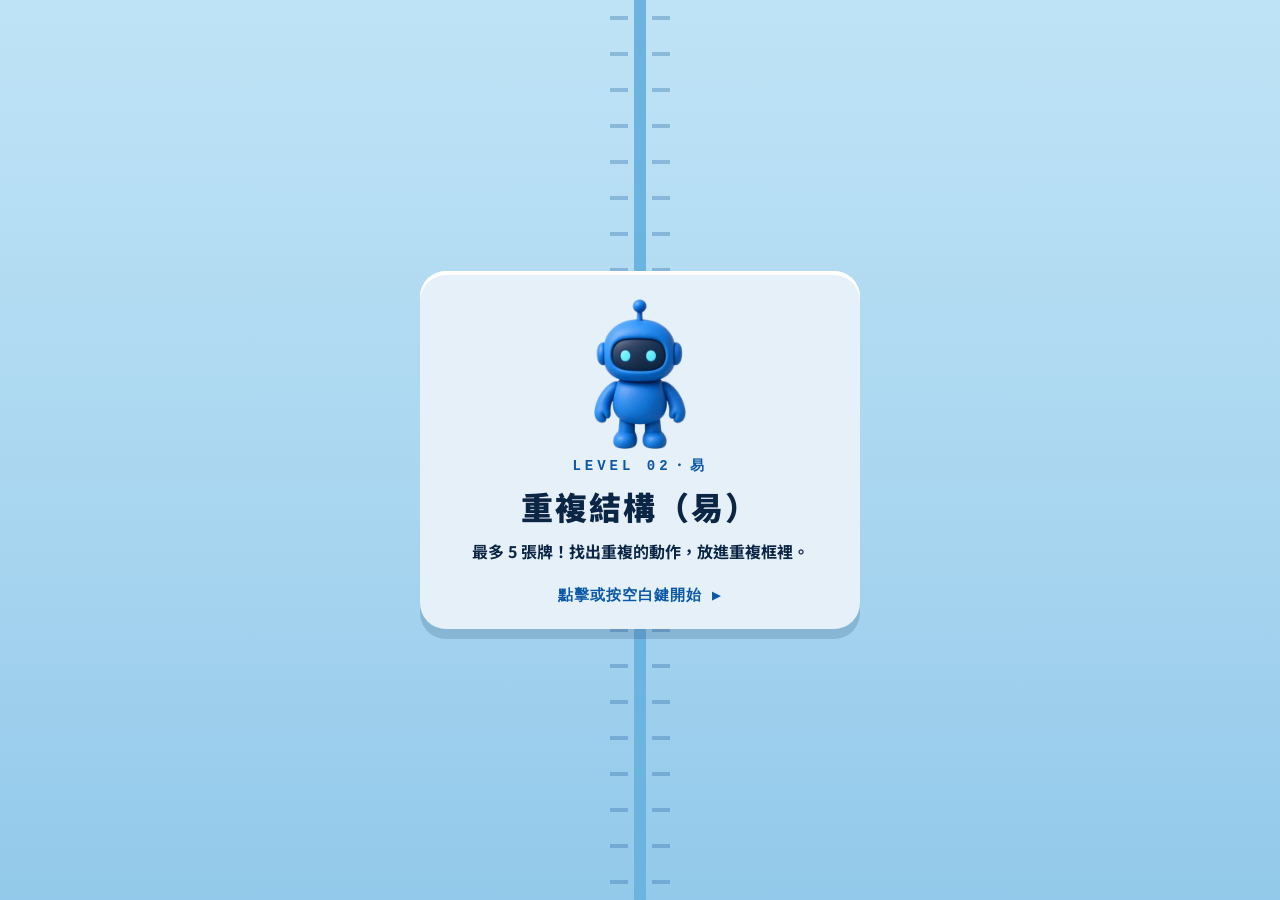
<file: P02.html>
<!DOCTYPE html>
<html lang="zh-TW">
<head>
<!-- Google tag (gtag.js) -->
<script async src="https://www.googletagmanager.com/gtag/js?id=G-5RP14NWHMG"></script>
<script>
  window.dataLayer = window.dataLayer || [];
  function gtag(){dataLayer.push(arguments);}
  gtag('js', new Date());
  gtag('config', 'G-5RP14NWHMG');
</script>
    <meta http-equiv="Content-Type" content="text/html; charset=UTF-8">
    <meta name="viewport" content="width=device-width, initial-scale=1.0, viewport-fit=cover">
    <link rel="preconnect" href="https://fonts.googleapis.com">
    <link rel="preconnect" href="https://fonts.gstatic.com" crossorigin>
    <link href="https://fonts.googleapis.com/css2?family=Noto+Sans+TC:wght@500;700;900&display=swap" rel="stylesheet">

    <title>康軒流程挑戰：重複結構</title>
    <link rel="icon" type="image/png" href="[data-uri]">
    
    <style>
        :root {
            --bg: #070b1a;
            --panel: rgba(15,23,48,.72);
            --cyan: #22d3ee;
            --pink: #f472b6;
            --lime: #a3e635;
            --violet: #a78bfa;
            --text: #e2e8f0;
            --muted: #cbd5e1;
            --accent: #a78bfa;
        }
        * { box-sizing: border-box; }
        body {
            margin: 0;
            padding: 20px;
            min-height: 100vh;
            font-family: 'Noto Sans TC', '微軟正黑體', 'Microsoft JhengHei', system-ui, sans-serif;
            font-weight: 500;
            color: var(--text);
            background: var(--bg);
            overflow-x: hidden;
            background-image:
                radial-gradient(circle at 15% 20%, rgba(167,139,250,.20), transparent 40%),
                radial-gradient(circle at 85% 80%, rgba(34,211,238,.14), transparent 40%),
                linear-gradient(rgba(34,211,238,.07) 1px, transparent 1px),
                linear-gradient(90deg, rgba(34,211,238,.07) 1px, transparent 1px);
            background-size: auto, auto, 40px 40px, 40px 40px;
        }
        body::after {
            content: "";
            position: fixed;
            inset: 0;
            pointer-events: none;
            z-index: 50;
            background: linear-gradient(transparent 0, rgba(34,211,238,.06) 50%, transparent 100%);
            height: 200px;
            animation: scan 6s linear infinite;
        }
        @keyframes scan {
            from { transform: translateY(-200px); }
            to { transform: translateY(100vh); }
        }

        .game-container {
            position: relative;
            max-width: 1200px;
            margin: 0 auto;
            padding: 36px 36px 32px;
            background: var(--panel);
            backdrop-filter: blur(8px);
            border: 1px solid color-mix(in srgb, var(--accent) 45%, transparent);
            border-radius: 20px;
            box-shadow:
                0 0 0 1px rgba(167,139,250,.15),
                0 0 40px color-mix(in srgb, var(--accent) 22%, transparent),
                inset 0 0 60px rgba(34,211,238,.05);
        }
        .game-container::before,
        .game-container::after {
            content: "";
            position: absolute;
            width: 28px;
            height: 28px;
            border: 3px solid var(--accent);
            filter: drop-shadow(0 0 6px var(--accent));
            pointer-events: none;
        }
        .game-container::before {
            top: -2px; left: -2px;
            border-right: none; border-bottom: none;
            border-top-left-radius: 20px;
        }
        .game-container::after {
            bottom: -2px; right: -2px;
            border-left: none; border-top: none;
            border-bottom-right-radius: 20px;
        }

        .level-tag {
            display: block;
            width: fit-content;
            margin: 0 auto 12px;
            font-family: Consolas, 'Courier New', monospace;
            font-size: 14px;
            font-weight: 700;
            letter-spacing: 3px;
            color: var(--accent);
            border: 1px solid color-mix(in srgb, var(--accent) 55%, transparent);
            padding: 4px 14px;
            border-radius: 999px;
            text-shadow: 0 0 8px var(--accent);
        }
        .game-title {
            text-align: center;
            font-size: 32px;
            font-weight: 900;
            letter-spacing: 2px;
            line-height: 1.35;
            margin: 0 0 10px;
            background: linear-gradient(90deg, var(--cyan), var(--violet), var(--pink));
            -webkit-background-clip: text;
            background-clip: text;
            color: transparent;
            filter: drop-shadow(0 0 12px rgba(34,211,238,.45));
        }
        .game-subtitle {
            text-align: center;
            font-size: 18px;
            font-weight: 700;
            color: var(--muted);
            margin: 0 0 28px;
            line-height: 1.6;
        }
        .game-subtitle #characterName {
            color: var(--accent);
            font-weight: 900;
            text-shadow: 0 0 8px color-mix(in srgb, var(--accent) 50%, transparent);
        }

        .main-content-wrapper {
            display: flex;
            gap: 30px;
            flex-wrap: wrap;
            justify-content: center;
        }
        .maze-container {
            flex-shrink: 0;
            margin-bottom: 0;
        }
        .controls-area-wrapper {
            flex-grow: 1;
            min-width: min(350px, 100%);
        }

        .maze-grid {
            --cell: 80px;
            display: grid;
            grid-template-columns: repeat(5, var(--cell));
            grid-template-rows: repeat(5, var(--cell));
            gap: 2px;
            background-image: url(".//data/03.png");
            background-size: cover;
            background-position: center;
            padding: 10px;
            border-radius: 12px;
            border: 2px solid color-mix(in srgb, var(--accent) 70%, #fff);
            box-shadow:
                0 0 0 2px color-mix(in srgb, var(--accent) 35%, transparent),
                0 0 24px color-mix(in srgb, var(--accent) 30%, transparent);
        }
        .maze-cell {
            background: transparent;
            border: 2px solid rgba(207,250,254,.92);
            border-radius: 8px;
            display: flex;
            align-items: center;
            justify-content: center;
            position: relative;
            font-size: 24px;
            box-shadow: inset 0 0 0 1px rgba(7,11,26,.15);
        }
        
        .trap-img {
            max-width: 65%;
            max-height: 65%;
            object-fit: contain;
            opacity: 0.8;
        }
        .character-img {
            max-width: 60%;
            max-height: 60%;
            transition: transform 0.3s ease;
            object-fit: contain;
        }
        .treasure-img {
            max-width: 70%;
            max-height: 70%;
            transition: transform 0.3s ease;
            object-fit: contain;
        }
        .character {
            position: absolute;
            transform: translate(15%, 0%);
        }
        .treasure {
            display: flex;
            align-items: center;
            justify-content: center;
            width: 95%;
            height: 95%;
        }
        .direction-indicator {
            position: absolute;
            top: 2px;
            right: 2px;
            font-size: 12px;
            display: block;
            z-index: 10;
            background: rgba(7,11,26,.65);
            border-radius: 6px;
            padding: 0 3px;
            line-height: 1.3;
        }
        

        .controls-section {
            margin-bottom: 20px;
        }
        .section-title {
            font-size: 18px;
            font-weight: 900;
            margin-bottom: 15px;
            color: #fff;
            letter-spacing: 1px;
        }
        .section-title::before {
            content: "// ";
            font-family: Consolas, 'Courier New', monospace;
            color: var(--accent);
            font-weight: 700;
            letter-spacing: 0;
        }

        .command-tokens {
            display: flex;
            gap: 15px;
            justify-content: flex-start;
            margin-bottom: 20px;
            flex-wrap: wrap;
        }
        .command-token {
            width: 110px;
            height: 160px;
            background-size: contain;
            background-repeat: no-repeat;
            background-position: center;
            cursor: grab;
            transition: transform 0.2s ease, box-shadow 0.2s ease, filter 0.2s ease;
            border-radius: 10px;
            filter: drop-shadow(0 0 6px color-mix(in srgb, var(--accent) 25%, transparent));
        }
        .command-token:hover {
            transform: translateY(-3px);
            box-shadow: 0 0 18px color-mix(in srgb, var(--accent) 55%, transparent);
            filter: drop-shadow(0 0 10px var(--accent));
        }
        .command-token:active {
            cursor: grabbing;
            transform: scale(0.95);
        }
        
        .token-a { background-image: url("./data/101.png"); /* A 前進 */ }
        .token-b { background-image: url("./data/102.png"); /* B 左轉 */ }
        .token-c { background-image: url("./data/103.png"); /* C 右轉 */ }
        .token-d { background-image: url("./data/201.png"); /* D: 重複 2 次 */ }
        .token-e { background-image: url("./data/202.png"); /* E: 重複 3 次 */ }
        
        .sequence-token.token-a { background-image: var(--icon-101); }
        .sequence-token.token-b { background-image: var(--icon-102); }
        .sequence-token.token-c { background-image: var(--icon-103); }
        .sequence-token.token-d { background-image: var(--icon-201); }
        .sequence-token.token-e { background-image: var(--icon-202); }

        .command-token.token-a { background-image: var(--icon-101); --tc: #22d3ee; }
        .command-token.token-b { background-image: var(--icon-102); --tc: #a78bfa; }
        .command-token.token-c { background-image: var(--icon-103); --tc: #f472b6; }
        .command-token.token-d { background-image: var(--icon-201); --tc: #fbbf24; }
        .command-token.token-e { background-image: var(--icon-202); --tc: #a3e635; }

        .command-token > div,
        .sequence-token > div {
            display: none !important;
        }

        .sequence-area {
            min-height: 150px;
            border: 2px dashed color-mix(in srgb, var(--accent) 55%, transparent);
            border-radius: 15px;
            padding: 10px;
            background: rgba(7,11,26,.45);
            display: flex;
            gap: 10px;
            align-items: center;
            flex-wrap: wrap;
            margin-bottom: 20px;
            transition: border-color 0.2s ease, background 0.2s ease, box-shadow 0.2s ease;
        }
        .sequence-area.drag-over {
            border-color: var(--accent);
            background: color-mix(in srgb, var(--accent) 16%, rgba(7,11,26,.45));
            box-shadow: 0 0 20px color-mix(in srgb, var(--accent) 40%, transparent);
        }
        .sequence-token {
            width: 90px;
            height: 130px;
            background-size: contain;
            background-repeat: no-repeat;
            background-position: center;
            cursor: pointer;
            position: relative;
        }
        .sequence-token .remove-btn {
            position: absolute;
            top: -8px;
            right: -8px;
            width: 22px;
            height: 22px;
            background: #e11d48;
            color: white;
            border: none;
            border-radius: 50%;
            font-size: 14px;
            font-weight: 900;
            cursor: pointer;
            display: flex;
            align-items: center;
            justify-content: center;
            box-shadow: 0 0 8px rgba(225,29,72,.7);
            line-height: 1;
            padding: 0;
        }

        .game-controls {
            display: flex;
            gap: 15px;
            justify-content: flex-start;
            align-items: center;
            margin-bottom: 0;
            flex-wrap: wrap;
        }
        .btn {
            padding: 8px 24px;
            border: none;
            border-radius: 999px;
            font-size: 16px;
            font-weight: 900;
            font-family: inherit;
            cursor: pointer;
            transition: all 0.2s ease;
            display: inline-flex;
            align-items: center;
            justify-content: center;
            text-decoration: none;
            letter-spacing: 1px;
            line-height: 1.3;
        }
        .btn-primary {
            background: var(--accent);
            color: var(--bg);
            box-shadow: 0 0 14px var(--accent);
        }
        .btn-primary:hover {
            transform: translateY(-2px);
            box-shadow: 0 0 22px var(--accent);
            filter: brightness(1.08);
        }
        .btn-secondary {
            background: transparent;
            color: #fff;
            border: 2px solid #94a3b8;
            box-shadow: 0 0 8px rgba(148,163,184,.25);
        }
        .btn-secondary:hover {
            border-color: #e2e8f0;
            transform: translateY(-2px);
            box-shadow: 0 0 14px rgba(226,232,240,.3);
        }
        .btn-home {
            background: transparent;
            color: var(--lime);
            border: 2px solid color-mix(in srgb, var(--lime) 70%, transparent);
            text-shadow: 0 0 8px rgba(163,230,53,.6);
        }
        .btn-home:hover {
            background: color-mix(in srgb, var(--lime) 16%, transparent);
            transform: translateY(-2px);
            box-shadow: 0 0 14px rgba(163,230,53,.4);
        }
        .btn:disabled {
            background: #334155;
            color: #94a3b8;
            border-color: transparent;
            box-shadow: none;
            cursor: not-allowed;
            transform: none;
            filter: none;
            text-shadow: none;
        }

        .status-area {
            display: flex;
            justify-content: flex-start;
            align-items: center;
            background: transparent;
            padding: 0;
            border-radius: 0;
            margin-bottom: 20px;
        }
        .result-message {
            font-size: 18px;
            font-weight: 800;
            text-align: center;
            padding: 15px;
            border-radius: 10px;
            margin-top: 0;
            min-height: 20px;
        }
        .result-message:empty {
            display: none;
            padding: 0;
            min-height: 0;
        }
        .success {
            background: rgba(163,230,53,.16);
            color: #d9f99d;
            border: 2px solid var(--lime);
            text-shadow: 0 0 8px rgba(163,230,53,.55);
        }
        .failure {
            background: rgba(244,114,182,.14);
            color: #fecdd3;
            border: 2px solid #fb7185;
            text-shadow: 0 0 8px rgba(251,113,133,.45);
        }
        .empty-sequence {
            color: var(--muted);
            font-style: normal;
            font-weight: 700;
            text-align: center;
            width: 100%;
        }

        @media (max-width: 820px) {
            .game-title { font-size: 26px; }
            .game-container { padding: 28px 20px 24px; }
        }
        @media (max-width: 520px) {
            body { padding: 12px; }
            .game-container { padding: 24px 14px 18px; }
            .game-title { font-size: 22px; letter-spacing: 1px; }
            .game-subtitle { font-size: 16px; margin-bottom: 20px; }
            .maze-grid { --cell: 68px; padding: 8px; }
            .command-token { width: 78px; height: 114px; }
            .sequence-token { width: 68px; height: 98px; }
            .sequence-area { min-height: 118px; }
            .btn { font-size: 15px; padding: 8px 16px; }
            .controls-area-wrapper { min-width: 0; width: 100%; }
        }
        @media (prefers-reduced-motion: reduce) {
            body::after { animation: none; }
            .command-token, .btn, .character, .character-img, .treasure-img, .sequence-area {
                transition: none;
            }
        }
    
    </style>
    <link rel="stylesheet" href="icons.css">
    <link rel="stylesheet" href="board.css">
    <link rel="stylesheet" href="light.css">
    <link rel="stylesheet" href="clay.css">
    <style id="run-controls-r6">
        /* RUN_CONTROLS_R6：執行方式／速度切換（黏土風格分段按鈕） */
        .run-options { display: flex; align-items: center; justify-content: space-between; gap: 8px; width: 100%; flex-wrap: nowrap; }
        .run-options .seg {
            display: inline-flex; align-items: center; gap: 3px; padding: 3px; border-radius: 14px;
            background: #d7ecf9; box-shadow: inset 0 2px 3px rgba(18,58,94,.18), 0 1px 0 #fff;
        }
        .run-options .seg-label { font-size: 13px; font-weight: 900; color: #2a5a86; padding: 0 4px 0 6px; white-space: nowrap; }
        .run-options .seg-btn {
            font: inherit; font-size: 14px; font-weight: 900; line-height: 1; white-space: nowrap; cursor: pointer;
            border: none; border-radius: 11px; padding: 8px 11px; color: #2a5a86; background: transparent;
            transition: background .15s ease, color .15s ease, box-shadow .15s ease;
        }
        .run-options .seg-btn[aria-pressed="true"] {
            color: #fff; background: #1f6fd1;
            box-shadow: inset 0 2px 0 rgba(255,255,255,.3), inset 0 -3px 0 rgba(0,0,0,.18), 0 2px 0 #154f99;
        }
        .run-options .seg-speed .seg-btn[aria-pressed="true"] { background: #e08a12; box-shadow: inset 0 2px 0 rgba(255,255,255,.35), inset 0 -3px 0 rgba(0,0,0,.15), 0 2px 0 #a35c00; }
        .run-options .seg-btn:focus-visible { outline: 3px solid #ffd84d; outline-offset: 1px; }
        /* 執行鈕狀態：執行中（可暫停）＝橘色、暫停中＝綠色「繼續」 */
        .theme-clay #executeBtn[data-state="running"] { background: #e08a12; box-shadow: inset 0 4px 0 rgba(255,255,255,.3), inset 0 -5px 0 rgba(0,0,0,.18), 0 5px 0 #a35c00; }
        .theme-clay #executeBtn[data-state="paused"] { background: #2e9b55; box-shadow: inset 0 4px 0 rgba(255,255,255,.3), inset 0 -5px 0 rgba(0,0,0,.18), 0 5px 0 #1d6b39; }
        .theme-clay #executeBtn[data-state="step"] { background: #1f6fd1; }
        .run-progress { font-size: 13px; font-weight: 900; color: #2a5a86; text-align: center; min-height: 0; }
        .run-progress:empty { display: none; }
        @media (max-width: 820px) {
            body.theme-light { --mobile-bar-h: calc(128px + env(safe-area-inset-bottom, 0px)); }
            body.theme-light .status-area { flex-direction: column !important; gap: 8px !important; padding-top: 8px !important; }
            body.theme-light .result-message:not(:empty) { bottom: calc(132px + env(safe-area-inset-bottom, 0px)) !important; }
            .run-options .seg-btn { font-size: 13px; padding: 7px 9px; }
            .run-options .seg-label { font-size: 12px; padding: 0 2px 0 4px; }
            body.theme-light .game-controls .btn { min-height: 48px !important; }
        }
        @media (max-width: 360px) {
            .run-options .seg-label { display: none; }
            .run-options .seg-btn { padding: 7px 7px; }
        }
    </style>
</head>
<body class="theme-light theme-clay">
    <div class="game-container">
                <header class="game-header">
        <div class="level-col">
        <div class="level-tag">LEVEL 02</div>
        <nav class="diff-nav" id="diffNav" aria-label="難度"></nav>
        </div>
        <div class="game-heading">
        <h1 class="game-title" id="gameTitle">《機器人種花》：重複結構</h1>
        <p class="game-subtitle" id="gameSubtitle"></p>
        </div>
        <a href="index.html" class="btn btn-home" title="回首頁" aria-label="回首頁"><svg viewBox="0 0 24 24" width="18" height="18" aria-hidden="true"><path fill="currentColor" d="M12 3.2 3 11h2v9h6v-6h2v6h6v-9h2L12 3.2z"/></svg></a>
        </header>
        <div class="main-content-wrapper">
        
            <div class="maze-container">
                <div class="maze-grid" id="mazeGrid">
                    </div>
            </div>
            
            <div class="controls-area-wrapper">
                <div class="controls-section tokens-section">
                    <div class="section-title">可用指令牌</div>
                    <div class="command-tokens" id="commandTokens"></div>
                </div>
                
                <div class="controls-section sequence-section">
                    <div class="section-title">指令序列 <span class="card-count" hidden></span></div>
                    <div class="sequence-area" id="sequenceArea">
                        <div class="empty-sequence">將指令牌拖曳到這裡</div>
                    </div>
                </div>
                
                <div class="status-area">
                    <div class="run-options" id="runOptions">
                        <div class="seg seg-mode" role="group" aria-label="執行方式">
                            <button type="button" class="seg-btn" data-mode="all" aria-pressed="true">全部執行</button>
                            <button type="button" class="seg-btn" data-mode="step" aria-pressed="false">逐步執行</button>
                        </div>
                        <div class="seg seg-speed" role="group" aria-label="執行速度">
                            <span class="seg-label">速度</span>
                            <button type="button" class="seg-btn" data-speed="0.5" aria-pressed="false">0.5x</button>
                            <button type="button" class="seg-btn" data-speed="1" aria-pressed="true">1x</button>
                            <button type="button" class="seg-btn" data-speed="1.5" aria-pressed="false">1.5x</button>
                        </div>
                    </div>
                    <div class="game-controls">
                        <button class="btn btn-primary" id="executeBtn">執行 ▶</button>
                        <button class="btn btn-secondary" id="resetBtn">重置</button>
</div>
                </div>
                <div class="result-message" id="resultMessage"></div>
            </div>
            
        </div>
    </div>
    
    <script>
        // ===== 關卡設定：每個結構有 易／中／難 三關（網址 ?lv=1|2|3）=====
        const STRUCT = {"key": "rep", "no": "02", "name": "重複結構", "file": "P02.html", "nextFile": "P03.html", "nextName": "選擇結構", "levels": [{"start": {"x": 0, "y": 0, "dir": 0}, "goal": {"x": 2, "y": 0}, "rocks": [[1, 0], [1, 1]], "cards": ["A", "B", "C", "D", "E"], "limit": 5, "subtitle": "最多 5 張牌！找出重複的動作，放進重複框裡。"}, {"start": {"x": 0, "y": 0, "dir": 2}, "goal": {"x": 3, "y": 3}, "rocks": [[0, 2], [1, 0], [1, 3], [2, 1], [2, 4], [3, 2]], "cards": ["A", "B", "C", "D", "E"], "limit": 6, "subtitle": "最多 6 張牌！像爬樓梯一樣，把重複的一組步驟框起來。"}, {"start": {"x": 4, "y": 3, "dir": 0}, "goal": {"x": 4, "y": 1}, "rocks": [[0, 1], [1, 0], [2, 0], [2, 3], [3, 2], [4, 0], [4, 2]], "cards": ["A", "B", "C", "D", "E"], "limit": 8, "subtitle": "最多 8 張牌！重複框前後還要一些步驟，哪些放框外？"}]};
        const LV = (() => {
            const m = /[?&]lv=([123])/.exec(location.search);
            return m ? Number(m[1]) : 1;
        })();
        const LEVEL = STRUCT.levels[LV - 1];
        const DIFF_NAMES = ['易', '中', '難'];
        const START = LEVEL.start;          // { x, y, dir }  (x = 列, y = 行；dir 0上 1右 2下 3左)

        // 遊戲狀態 (Game State)
        let gameState = {
            playerPos: { x: START.x, y: START.y },
            playerDirection: START.dir,
            playerRotation: 0,
            sequence: [],
            openLoop: null,          // 正在編輯的重複框（sequence 索引）
            isExecuting: false,
            gameEnded: false
        };

        // 迷宮配置
        const MAZE_SIZE = 5;
        const DIRECTIONS = ['⬆️', '➡️', '⬇️', '⬅️'];

        const ROBOT_IMAGE_URL = ".//data/01.png";
        const TREASURE_IMAGE_URL = "[data-uri]"; // 目標：樹苗
        const TRAP_IMAGE_URL = "[data-uri]"; // 障礙物圖片：石頭
        const TRAP_IMAGES = [TRAP_IMAGE_URL, "[data-uri]"];

        const TREASURE_POS = { x: LEVEL.goal.x, y: LEVEL.goal.y };
        const TRAPS = LEVEL.rocks.map(([x, y]) => ({ x, y }));
        const CARD_LIMIT = LEVEL.limit || 0;
        /* ESPRA_TRACK：GA4 自訂事件共用函式 */
        window.ESPRA_SEND = function (name, params, opts) {
            var p = {}, k;
            for (k in params) if (params[k] !== undefined && params[k] !== null) p[k] = params[k];
            var cb = opts && opts.callback, done = false;
            var go = function () { if (!done) { done = true; cb(); } };
            // GA4 gtag.js 預設就用 keepalive/beacon 送出；這裡再等 event_callback（最多 0.5 秒）才換頁
            if (cb) { p.event_callback = go; p.event_timeout = 400; setTimeout(go, 500); }
            if (typeof window.gtag === 'function') window.gtag('event', name, p);
            else if (cb) go();
        };
        window.ESPRA_LEVEL_PARAMS = function (page, lv) {
            var S = { P01: ['seq', '循序'], P02: ['rep', '重複'], P03: ['sel', '選擇'] }[page];
            if (!S) return null;
            return {
                level_id: S[0] + '_' + ['easy', 'medium', 'hard'][lv - 1],
                level_page: page + '_lv' + lv,
                level_number: (Number(page.slice(1)) - 1) * 3 + lv,
                structure: S[1],
                difficulty: ['易', '中', '難'][lv - 1]
            };
        };
        // 點了通往關卡的連結：送 level_select（beacon），送出或 0.5 秒後再換頁
        window.ESPRA_SELECT_LINK = function (a, source, ev) {
            var m = /(P0[123])\.html(?:\?lv=([123]))?/.exec(a.getAttribute('href') || '');
            if (!m) return;
            var p = window.ESPRA_LEVEL_PARAMS(m[1], Number(m[2] || 1));
            if (!p) return;
            p.select_source = source;
            var newTab = ev.defaultPrevented || ev.button !== 0 || ev.metaKey || ev.ctrlKey || ev.shiftKey || ev.altKey ||
                         (a.target && a.target !== '_self');
            if (newTab) { window.ESPRA_SEND('level_select', p, { beacon: true }); return; }
            ev.preventDefault();
            var href = a.href;
            window.ESPRA_SEND('level_select', p, { beacon: true, callback: function () { location.href = href; } });
        };

        // ===== GA4 自訂事件（ESPRA_TRACK）=====
        const ESPRA_TRACK = (() => {
            const DIFF_KEYS = ['easy', 'medium', 'hard'];
            const base = {
                level_id: STRUCT.key + '_' + DIFF_KEYS[LV - 1],          // 例 seq_easy / rep_hard / sel_medium
                level_page: STRUCT.file.replace('.html', '') + '_lv' + LV, // 例 P01_lv1
                level_number: (Number(STRUCT.no) - 1) * 3 + LV,            // 1–9
                structure: STRUCT.name.replace('結構', ''),                 // 循序／重複／選擇
                difficulty: DIFF_NAMES[LV - 1],                             // 易／中／難
                card_limit: CARD_LIMIT
            };
            const t0 = Date.now();
            const key = 'espra_attempts_' + base.level_id;
            let attempts = 0;
            try { attempts = Number(sessionStorage.getItem(key)) || 0; } catch (e) {}
            const run = { active: false, bumps: 0, reason: null, won: false, reset: false };
            function push(event, extra) {
                window.ESPRA_SEND(event, Object.assign({}, base, extra || {}));
            }
            return {
                base, run, push,
                secs: () => Math.round((Date.now() - t0) / 1000),
                nextAttempt() {
                    attempts += 1;
                    try { sessionStorage.setItem(key, String(attempts)); } catch (e) {}
                    return attempts;
                },
                attempts: () => attempts
            };
        })();
        ESPRA_TRACK.push('level_start', { attempt_number: ESPRA_TRACK.attempts(),
            run_mode: (() => { try { return sessionStorage.getItem('espra_run_mode') === 'step' ? 'step' : 'all'; } catch (e) { return 'all'; } })(),
            speed: (() => { try { return Number(sessionStorage.getItem('espra_speed')) || 1; } catch (e) { return 1; } })() });

        // 預設配置
        const defaultConfig = {
            game_title: "《機器人種花》：" + STRUCT.name,
            character_name: "機器人",
            success_message: "恭喜！機器人成功種出花朵！🌸"
        };

        // ===== 指令牌 =====
        // A 前進一格、B 原地左轉、C 原地右轉、D/E 以下步驟重複 2/3 次、
        // F 前進；若前方沒路就左轉、G 前進；若前方沒路就右轉
        const CARD_INFO = {
            A: '<div>前進一格</div>',
            B: '<div>原地左轉</div>',
            C: '<div>原地右轉</div>',
            D: '<div class="lbl-2line"><span class="lbl-pre">以下步驟</span><span>重複 2 次</span></div>',
            E: '<div class="lbl-2line"><span class="lbl-pre">以下步驟</span><span>重複 3 次</span></div>',
            F: '<div class="lbl-cond">前進；<br>若前方沒路<br>就左轉</div>',
            G: '<div class="lbl-cond">前進；<br>若前方沒路<br>就右轉</div>'
        };
        (function buildLevelUi() {
            const host = document.querySelector('.game-container');
            if (CARD_LIMIT) host.setAttribute('data-card-limit', String(CARD_LIMIT));
            host.dataset.struct = STRUCT.key;
            host.dataset.lv = String(LV);
            document.getElementById('commandTokens').innerHTML = LEVEL.cards.map(c =>
                `<div class="command-token token-${c.toLowerCase()}" draggable="true" data-command="${c}"><div>${c}</div>${CARD_INFO[c]}</div>`
            ).join('');
            document.getElementById('gameSubtitle').innerHTML = LEVEL.subtitle.replace('機器人', '<span id="characterName">機器人</span>');
            const nav = document.getElementById('diffNav');
            nav.innerHTML = DIFF_NAMES.map((d, i) => {
                const cur = i + 1 === LV;
                return `<a class="diff-pill${cur ? ' is-current' : ''}" href="${STRUCT.file}?lv=${i + 1}"${cur ? ' aria-current="page"' : ''} title="${STRUCT.name}・${d}">${d}</a>`;
            }).join('');
        })();

        // 下一關：同結構的下一個難度；難 → 下一個結構的 易；最後一關 → 回首頁
        function nextLevelLink() {
            if (LV < 3) return { href: `${STRUCT.file}?lv=${LV + 1}`, label: `下一關：${DIFF_NAMES[LV]} ▶` };
            if (STRUCT.nextFile) return { href: `${STRUCT.nextFile}?lv=1`, label: `下一關：${STRUCT.nextName} ▶` };
            return { href: 'index.html', label: '回首頁選關 ▶' };
        }

        // **新增**：判斷一個位置是否為障礙物
        function isObstacle(x, y) {
             return TRAPS.some(trap => trap.x === x && trap.y === y);
        }
        
        // --- 核心遊戲函數 ---

        function initMaze() {
            const mazeGrid = document.getElementById('mazeGrid');
            
            // 清空迷宮容器內容，準備重新繪製所有格線和內容
            mazeGrid.innerHTML = ''; 
            
            for (let row = 0; row < MAZE_SIZE; row++) {
                for (let col = 0; col < MAZE_SIZE; col++) {
                    const cell = document.createElement('div');
                    cell.className = 'maze-cell';
                    cell.id = `cell-${row}-${col}`;
                    
                    // 障礙物圖片設定
                    if (isObstacle(row, col)) {
                         cell.innerHTML = `<img src="${TRAP_IMAGES[(row + col) % TRAP_IMAGES.length]}" alt="石頭" class="trap-img">`;
                    }
                    
                    // 寶藏圖片設定
                    if (row === TREASURE_POS.x && col === TREASURE_POS.y) {
                         cell.innerHTML = `
                            <span class="treasure">
                                <img src="${TREASURE_IMAGE_URL}" alt="樹苗" class="treasure-img">
                            </span>
                        `;
                    }
                    
                    mazeGrid.appendChild(cell);
                }
            }
            
            const cn = document.getElementById('characterName'); if (cn) cn.textContent = defaultConfig.character_name;
            document.getElementById('gameTitle').textContent = defaultConfig.game_title;
            
            // 放置初始角色
            updatePlayerPosition();
        }

        function updatePlayerPosition() {
            // 移除舊的角色和箭頭，準備在新的位置重新繪製
            document.querySelectorAll('.character').forEach(char => char.remove());
            document.querySelectorAll('.direction-indicator').forEach(indicator => indicator.remove());
            
            const cell = document.getElementById(`cell-${gameState.playerPos.x}-${gameState.playerPos.y}`);
            if (cell) {
                // *** 移除陷阱檢查：主角踏入障礙物不再立即失敗 ***
                // if (TRAPS.some(trap => trap.x === gameState.playerPos.x && trap.y === gameState.playerPos.y)) {
                //     gameState.gameEnded = true;
                //     showResult(false, "掉入陷阱！遊戲失敗！");
                //     return; 
                // }

                const character = document.createElement('span');
                character.className = 'character';
                
                // 角色圖片設定
                character.innerHTML = `
                    <img src="${ROBOT_IMAGE_URL}" alt="${defaultConfig.character_name}" class="character-img" id="playerImage">
                `; 
                
                // 根據 playerRotation 旋轉圖片
                const playerImage = character.querySelector('#playerImage');
                if(playerImage) {
                    playerImage.style.transform = `rotate(${gameState.playerRotation}deg)`;
                }

                const directionIndicator = document.createElement('span');
                directionIndicator.className = 'direction-indicator';
                // 保留箭頭顯示
                directionIndicator.textContent = DIRECTIONS[gameState.playerDirection]; 
                
                cell.appendChild(character);
                cell.appendChild(directionIndicator);
            }
        }

        function setupDragAndDrop() {
            const tokens = document.querySelectorAll('.command-token');
            const sequenceArea = document.getElementById('sequenceArea');

            tokens.forEach(token => {
                token.addEventListener('dragstart', (e) => {
                    e.dataTransfer.setData('text/plain', e.target.dataset.command);
                });
                token.addEventListener('click', (e) => {
                    const command = e.currentTarget.dataset.command;
                    if (command && !gameState.isExecuting) { 
                        addToSequence(command);
                    }
                });
            });

            sequenceArea.addEventListener('dragover', (e) => {
                e.preventDefault();
                sequenceArea.classList.add('drag-over');
            });
            sequenceArea.addEventListener('dragleave', () => {
                sequenceArea.classList.remove('drag-over');
            });
            sequenceArea.addEventListener('drop', (e) => {
                e.preventDefault();
                sequenceArea.classList.remove('drag-over');
                const command = e.dataTransfer.getData('text/plain');
                if (command && !gameState.isExecuting) {
                    const box = e.target.closest && e.target.closest('.loop-box');
                    if (box && !isRepeat(command)) gameState.openLoop = Number(box.dataset.loop);
                    addToSequence(command);
                }
            });
        }

        // ===== 重複框：重複牌會重複「框內（後面）」那一組指令 =====
        // sequence 項目：'A' | 'B' | 'C'，或 { repeat: 'D'|'E', body: ['A', ...] }
        const REPEAT_TIMES = { D: 2, E: 3 };
        const COMMAND_TEXT = { A: '前進一格', B: '原地左轉', C: '原地右轉', D: '以下步驟重複 2 次', E: '以下步驟重複 3 次', F: '前進；若前方沒路就左轉', G: '前進；若前方沒路就右轉' };
        const HAS_REPEAT = LEVEL.cards.some(c => c === 'D' || c === 'E');
        function cardCount() { return gameState.sequence.reduce((n, it) => n + (typeof it === 'string' ? 1 : 1 + it.body.length), 0); }
        function isRepeat(c) { return c === 'D' || c === 'E'; }

        function showSeqHint(msg) {
            let h = document.getElementById('seqHint');
            if (!h) {
                h = document.createElement('div');
                h.id = 'seqHint';
                h.className = 'seq-hint';
                h.setAttribute('role', 'status');
                const area = document.getElementById('sequenceArea');
                area.parentNode.insertBefore(h, area);
            }
            h.textContent = msg;
            h.classList.add('show');
            clearTimeout(h._t);
            h._t = setTimeout(() => h.classList.remove('show'), 3200);
        }

        function addToSequence(command) {
            const seq = gameState.sequence;
            if (CARD_LIMIT && cardCount() >= CARD_LIMIT) {
                showSeqHint(`這關最多只能用 ${CARD_LIMIT} 張指令牌，請先移除不需要的牌。`);
                return;
            }
            const open = gameState.openLoop !== null ? seq[gameState.openLoop] : null;
            if (isRepeat(command)) {
                if (open) {
                    showSeqHint('重複框裡不能再放重複牌，請先按「結束重複」。');
                    return;
                }
                seq.push({ repeat: command, body: [] });
                gameState.openLoop = seq.length - 1;
                showSeqHint('接著點要重複的指令牌放進框裡，放好後按「結束重複」。');
            } else if (open && open.body) {
                open.body.push(command);
            } else {
                seq.push(command);
            }
            updateSequenceDisplay();
        }

        // inner === undefined：刪除外面的指令牌或整個重複牌（框內的指令牌會移到框外，不會消失）
        window.removeFromSequence = function(index, inner) {
            if (gameState.isExecuting) return;
            const seq = gameState.sequence;
            const item = seq[index];
            if (!item) return;
            if (inner !== undefined && item.body) {
                item.body.splice(inner, 1);
            } else if (item.body) {
                seq.splice(index, 1, ...item.body);
                if (gameState.openLoop === index) gameState.openLoop = null;
                else if (gameState.openLoop !== null && gameState.openLoop > index) gameState.openLoop += item.body.length - 1;
            } else {
                seq.splice(index, 1);
                if (gameState.openLoop !== null && gameState.openLoop > index) gameState.openLoop -= 1;
            }
            updateSequenceDisplay();
        }

        window.closeLoop = function() {
            gameState.openLoop = null;
            const h = document.getElementById('seqHint');
            if (h) h.classList.remove('show');
            updateSequenceDisplay();
        }

        window.openLoopAt = function(index) {
            if (gameState.isExecuting) return;
            const item = gameState.sequence[index];
            if (item && item.body) {
                gameState.openLoop = index;
                updateSequenceDisplay();
            }
        }

        function makeSeqToken(command, key, onRemove) {
            const token = document.createElement('div');
            token.className = `sequence-token token-${command.toLowerCase()}`;
            token.dataset.key = key;
            token.innerHTML = `
                <div>${command}</div>
                <div style="font-size: 10px;">${COMMAND_TEXT[command]}</div>
                <button class="remove-btn" type="button" aria-label="移除">×</button>
            `;
            token.querySelector('.remove-btn').addEventListener('click', (e) => {
                e.stopPropagation();
                onRemove();
            });
            return token;
        }

        function updateSequenceDisplay() {
            const sequenceArea = document.getElementById('sequenceArea');
            const seq = gameState.sequence;
            if (gameState.openLoop !== null && !(seq[gameState.openLoop] && seq[gameState.openLoop].body)) gameState.openLoop = null;
            if (seq.length === 0) {
                sequenceArea.innerHTML = HAS_REPEAT
                    ? '<div class="empty-sequence">將指令牌拖曳到這裡<br><small>「以下步驟重複 N 次」牌會開一個框，框裡的步驟會一起重複</small></div>'
                    : '<div class="empty-sequence">將指令牌拖曳到這裡</div>';
                return;
            }

            sequenceArea.innerHTML = '';
            seq.forEach((item, index) => {
                if (typeof item === 'string') {
                    sequenceArea.appendChild(makeSeqToken(item, String(index), () => removeFromSequence(index)));
                    return;
                }
                const isOpen = gameState.openLoop === index;
                const times = REPEAT_TIMES[item.repeat];
                const box = document.createElement('div');
                box.className = 'loop-box' + (isOpen ? ' is-open' : '');
                box.dataset.loop = String(index);
                box.setAttribute('aria-label', `以下步驟重複 ${times} 次的框`);

                const head = document.createElement('div');
                head.className = 'loop-head';
                head.appendChild(makeSeqToken(item.repeat, index + ':h', () => removeFromSequence(index)));
                const pass = document.createElement('span');
                pass.className = 'loop-pass';
                head.appendChild(pass);

                const body = document.createElement('div');
                body.className = 'loop-body';
                item.body.forEach((c, j) => {
                    body.appendChild(makeSeqToken(c, index + ':' + j, () => removeFromSequence(index, j)));
                });
                if (isOpen || item.body.length === 0) {
                    const slot = document.createElement('div');
                    slot.className = 'loop-slot';
                    slot.textContent = isOpen ? '＋ 點指令牌放進框裡' : '空的，點一下框來放入指令';
                    body.appendChild(slot);
                }

                box.appendChild(head);
                box.appendChild(body);
                if (isOpen) {
                    const done = document.createElement('button');
                    done.type = 'button';
                    done.className = 'loop-done';
                    done.textContent = '結束重複';
                    done.addEventListener('click', (e) => { e.stopPropagation(); closeLoop(); });
                    box.appendChild(done);
                } else {
                    const tip = document.createElement('div');
                    tip.className = 'loop-tip';
                    tip.textContent = '點框可再加入';
                    box.appendChild(tip);
                    box.addEventListener('click', () => openLoopAt(index));
                }
                sequenceArea.appendChild(box);
            });
        }
        
        function isValidPosition(x, y) {
            const inBounds = x >= 0 && x < MAZE_SIZE && y >= 0 && y < MAZE_SIZE;
            
            // **關鍵修改**：如果位置在邊界內，但有障礙物，則視為無效位置（不可通行）
            if (inBounds && isObstacle(x, y)) {
                return false; 
            }

            return inBounds;
        }

        function getFrontPosition() {
            const directions = [
                { x: -1, y: 0 }, // 上 (0)
                { x: 0, y: 1 },  // 右 (1)
                { x: 1, y: 0 },  // 下 (2)
                { x: 0, y: -1 }  // 左 (3)
            ];
            const dir = directions[gameState.playerDirection];
            return {
                x: gameState.playerPos.x + dir.x,
                y: gameState.playerPos.y + dir.y
            };
        }
        
        // ===== 執行控制（二校 11/25）=====
        // 過關規則：指令全部執行完、最後停在樹苗那格才算過關；中途經過樹苗不算、也不會停下來。
        // 全部執行：執行中按鈕變「暫停」，暫停後變「繼續」。逐步執行：每按一次執行一個動作。
        const SPEEDS = [0.5, 1, 1.5];
        const BASE_STEP_MS = 1000;                 // 1x：每個動作約 1 秒（原本 0.5 秒太快）
        const STEP_HOLD_MS = 520;                  // 逐步執行：動畫播完才能按下一步
        const runOpts = (() => {
            let mode = 'all', speed = 1;
            try {
                if (sessionStorage.getItem('espra_run_mode') === 'step') mode = 'step';
                const s = Number(sessionStorage.getItem('espra_speed'));
                if (SPEEDS.includes(s)) speed = s;
            } catch (e) {}
            return { mode, speed };
        })();
        const stepMs = () => Math.round(BASE_STEP_MS / runOpts.speed);
        let runner = null;          // 目前這一次執行
        // GA4：遊戲流程事件（追蹤規劃 r7）
        // level_run / level_pause / level_complete / level_fail / level_reset / mode_change / speed_change / level_exit
        const ESPRA_PAGE = { runs: 0, cleared: 0, lastOutcome: 'none', exitSent: false };
        function runSummary(r) {
            return { card_count: r.cards, attempt_number: r.attempt, run_mode: r.mode, speed: runOpts.speed,
                     time_spent_sec: ESPRA_TRACK.secs(), run_sec: Math.round((Date.now() - r.t0) / 1000),
                     rock_bumps: r.bumps, step_total: r.steps.length, pause_count: r.pauses, step_presses: r.stepPresses,
                     mode_switched: r.modeSwitched, speed_switched: r.speedSwitched };
        }
        function trackHook(name, r) {
            const T = ESPRA_TRACK;
            if (name === 'run_start') {
                r.cards = cardCount(); r.attempt = T.nextAttempt();
                ESPRA_PAGE.runs += 1; ESPRA_PAGE.lastOutcome = 'running';
                T.push('level_run', { card_count: r.cards, attempt_number: r.attempt, run_mode: r.mode, speed: r.speed });
            } else if (name === 'pause') {
                T.push('level_pause', { card_count: r.cards, attempt_number: r.attempt, run_mode: runOpts.mode, speed: runOpts.speed,
                                        step_index: r.i, step_total: r.steps.length, pause_count: r.pauses });
            } else if (name === 'run_end') {
                const p = runSummary(r);
                if (r.outcome === 'win') {
                    let first = 1;
                    try { const k = 'espra_cleared_' + T.base.level_id;
                          first = sessionStorage.getItem(k) ? 0 : 1; sessionStorage.setItem(k, '1'); } catch (e) {}
                    ESPRA_PAGE.cleared = 1; ESPRA_PAGE.lastOutcome = 'win';
                    T.push('level_complete', Object.assign(p, { first_clear: first, first_try: r.attempt === 1 ? 1 : 0 }));
                } else {
                    const reason = r.outcome === 'abort' ? 'reset_during_run'
                                 : r.reason || (r.bumps > 0 ? 'hit_rock' : 'not_reached');
                    ESPRA_PAGE.lastOutcome = 'fail';
                    T.push('level_fail', Object.assign(p, { fail_reason: reason, passed_sapling: r.passedGoal ? 1 : 0, step_index: r.i }));
                }
            } else if (name === 'reset') {
                T.push('level_reset', { card_count: cardCount(), attempt_number: T.attempts(), time_spent_sec: T.secs(),
                                        during_run: r && !r.done ? 1 : 0 });
            } else if (name === 'mode_change' || name === 'speed_change') {
                const run = r.run;
                const extra = name === 'mode_change' ? { from_mode: r.from, to_mode: r.to, speed: runOpts.speed }
                                                     : { from_speed: r.from, to_speed: r.to, run_mode: runOpts.mode };
                T.push(name, Object.assign(extra, { during_run: run ? 1 : 0, attempt_number: run ? run.attempt : T.attempts(),
                                                    time_spent_sec: T.secs() }));
            }
        }
        // 離開關卡頁（關分頁、換頁、切到背景）：送一次 level_exit，記錄最後狀態
        function sendLevelExit() {
            if (ESPRA_PAGE.exitSent) return;
            ESPRA_PAGE.exitSent = true;
            const r = runner && !runner.done ? runner : null;
            ESPRA_TRACK.push('level_exit', { exit_state: r ? 'running' : ESPRA_PAGE.lastOutcome, cleared: ESPRA_PAGE.cleared,
                                             attempt_number: ESPRA_PAGE.runs, time_spent_sec: ESPRA_TRACK.secs(),
                                             card_count: cardCount(), run_mode: runOpts.mode, speed: runOpts.speed });
        }
        window.addEventListener('pagehide', sendLevelExit);
        document.addEventListener('visibilitychange', () => {
            if (document.visibilityState === 'hidden') sendLevelExit();
            else ESPRA_PAGE.exitSent = false;      // 回到分頁：之後離開會再記一次
        });

        // 做一個動作（A 前進、B 左轉、C 右轉、F/G 條件前進）
        function applyMove(command) {
            
            switch (command) {
                case 'A': // 前進一格
                    const frontPos = getFrontPosition();
                    const canMoveForward = isValidPosition(frontPos.x, frontPos.y);
                    
                    if (canMoveForward) {
                        gameState.playerPos = frontPos;
                    } else {
                        // 檢查撞到的是邊界牆還是障礙物 (障礙物在 isValidPosition 中已排除)
                        const isWall = frontPos.x < 0 || frontPos.x >= MAZE_SIZE || frontPos.y < 0 || frontPos.y >= MAZE_SIZE;

                        if (isWall) {
                            // 撞到邊界牆，遊戲失敗
                            if (runner) runner.reason = 'out_of_bounds';
                            gameState.gameEnded = true;
                            showResult(false, "超出迷宮邊界！移動失敗！");
                        } else {
                            // 撞到障礙物 (isObstacle(frontPos.x, frontPos.y) 為 true)，停在原地，指令無效
                            if (runner) runner.bumps += 1;
                        }
                    }
                    break;
                case 'B': // 原地左轉 (逆時針 90 度)
                    gameState.playerDirection = (gameState.playerDirection + 3) % 4;
                    gameState.playerRotation -= 90; // 逆時針
                    break;
                case 'C': // 原地右轉 (順時針 90 度)
                    gameState.playerDirection = (gameState.playerDirection + 1) % 4;
                    gameState.playerRotation += 90; // 順時針
                    break;
                case 'F': // 選擇結構：前進；若前方沒路（邊界或石頭）就左轉
                case 'G': // 選擇結構：前進；若前方沒路（邊界或石頭）就右轉
                    {
                        const fp = getFrontPosition();
                        if (isValidPosition(fp.x, fp.y)) {
                            gameState.playerPos = fp;
                        } else if (command === 'F') {
                            gameState.playerDirection = (gameState.playerDirection + 3) % 4;
                            gameState.playerRotation -= 90;
                        } else {
                            gameState.playerDirection = (gameState.playerDirection + 1) % 4;
                            gameState.playerRotation += 90;
                        }
                    }
                    break;
            }
            updatePlayerPosition();
        }

        // 執行一個原子操作：立刻做動作，再停留 hold 毫秒讓學生看清楚
        async function executeAtomicCommand(command, hold) {
            if (gameState.gameEnded) return;
            applyMove(command);
            await pause(hold == null ? stepMs() : hold);
        }

        // 把指令序列（含重複框）攤平成一步一步
        function buildSteps(seq) {
            const steps = [];
            seq.forEach((item, index) => {
                if (typeof item === 'string') { steps.push({ cmd: item, key: String(index), loop: null }); return; }
                const times = REPEAT_TIMES[item.repeat];
                for (let p = 0; p < times; p++) {
                    item.body.forEach((c, j) => steps.push({ cmd: c, key: index + ':' + j, loop: index, pass: p, times, j }));
                }
            });
            return steps;
        }

        // 指令序列上的進度：正在執行的牌亮起、做完的變灰；重複框顯示「第 n/N 次」
        const seqTok = (key) => document.getElementById('sequenceArea').querySelector(`.sequence-token[data-key="${key}"]`);
        function clearProgress() {
            const area = document.getElementById('sequenceArea');
            area.querySelectorAll('.sequence-token').forEach(t => t.classList.remove('is-done', 'is-active'));
            area.querySelectorAll('.loop-pass').forEach(p => { p.textContent = ''; });
            area.querySelectorAll('.loop-box.is-running').forEach(b => b.classList.remove('is-running'));
        }
        function endLoopProgress(index) {
            const head = seqTok(index + ':h');
            if (head) { head.classList.remove('is-active'); head.classList.add('is-done'); }
            const box = head && head.closest('.loop-box');
            if (box) box.classList.remove('is-running');
        }
        function showStep(s, prev) {
            if (prev) {
                const pt = seqTok(prev.key);
                if (pt) { pt.classList.remove('is-active'); pt.classList.add('is-done'); }
                if (prev.loop !== null && prev.loop !== s.loop) endLoopProgress(prev.loop);
            }
            if (s.loop !== null) {
                const head = seqTok(s.loop + ':h');
                const box = head && head.closest('.loop-box');
                const pass = box && box.querySelector('.loop-pass');
                if (head) { head.classList.remove('is-done'); head.classList.add('is-active'); }
                if (box) box.classList.add('is-running');
                if (pass) pass.textContent = `第 ${s.pass + 1}/${s.times} 次`;
                if (s.j === 0) {
                    const item = gameState.sequence[s.loop];
                    if (item && item.body) item.body.forEach((c, j) => { const t = seqTok(s.loop + ':' + j); if (t) t.classList.remove('is-done', 'is-active'); });
                }
            }
            const t = seqTok(s.key);
            if (t) { t.classList.remove('is-done'); t.classList.add('is-active'); }
            // 進入重複框（每一次的第一張）時，連重複牌一起捲進可視範圍
            const head = s.loop !== null && s.j === 0 ? seqTok(s.loop + ':h') : null;
            revealInSequence([head, t]);
        }

        // ===== 自動捲動（r7）：正在執行的牌不在可視範圍時，捲到看得見 =====
        // 桌機：只捲「指令序列」框本身。手機：序列框跟著整頁捲，只有使用者正在看指令序列時才捲整頁，
        // 不會把畫面從棋盤拉走。手指／滑鼠按著（拖曳或自己捲動）時不自動捲。
        let pointerHeld = false;
        document.addEventListener('pointerdown', () => { pointerHeld = true; }, true);
        ['pointerup', 'pointercancel'].forEach(ev => document.addEventListener(ev, () => { pointerHeld = false; }, true));
        function seqScroller() {
            for (let el = document.getElementById('sequenceArea'); el && el !== document.body && el !== document.documentElement; el = el.parentElement) {
                const oy = getComputedStyle(el).overflowY;
                if ((oy === 'auto' || oy === 'scroll') && el.scrollHeight > el.clientHeight + 1) return el;
            }
            return null;
        }
        function scrollDelta(rects, target, vt, vb) {
            let top = Math.min(...rects.map(r => r.top)), bottom = Math.max(...rects.map(r => r.bottom));
            if (bottom - top > vb - vt) { top = target.top; bottom = target.bottom; }   // 放不下就只顧正在執行的牌
            if (top < vt) return top - vt;
            if (bottom > vb) return bottom - vb;
            return 0;
        }
        function revealInSequence(els) {
            els = els.filter(Boolean);
            if (!els.length || pointerHeld) return;
            const PAD = 12;
            const rects = els.map(e => e.getBoundingClientRect());
            const target = rects[rects.length - 1];
            const behavior = runOpts.speed >= 1.5 || window.matchMedia('(prefers-reduced-motion: reduce)').matches ? 'auto' : 'smooth';
            const sc = seqScroller();
            if (sc) {
                const box = sc.getBoundingClientRect();
                const d = scrollDelta(rects, target, box.top + PAD, box.bottom - PAD);
                if (Math.abs(d) >= 1) sc.scrollBy({ top: d, behavior });
                return;
            }
            // 手機版：可視範圍要扣掉底部固定的按鈕列
            let vb = window.innerHeight;
            const bar = document.querySelector('.status-area');
            if (bar && getComputedStyle(bar).position === 'fixed') vb = Math.min(vb, bar.getBoundingClientRect().top);
            const area = document.getElementById('sequenceArea').getBoundingClientRect();
            if (area.top > vb * 0.6 || area.bottom < 40) return;   // 使用者正在看棋盤 → 不拉走畫面
            const d = scrollDelta(rects, target, PAD, vb - PAD);
            if (Math.abs(d) >= 1) window.scrollBy({ top: d, behavior });
        }
        function scrollSequenceTop() {
            for (let el = document.getElementById('sequenceArea'); el && el !== document.body; el = el.parentElement) {
                if (el.scrollTop) el.scrollTop = 0;
            }
        }
        function finishProgress(last) {
            if (!last) return;
            const t = seqTok(last.key);
            if (t) { t.classList.remove('is-active'); t.classList.add('is-done'); }
            if (last.loop !== null) endLoopProgress(last.loop);
        }

        // 執行鈕／模式鈕的狀態
        function setRunUI() {
            const btn = document.getElementById('executeBtn');
            if (!btn) return;
            const r = runner && !runner.done ? runner : null;
            let label = runOpts.mode === 'step' ? '執行一步 ▶' : '執行 ▶', state = 'idle';
            if (r) {
                if (runOpts.mode === 'step') { label = '下一步 ▶'; state = 'step'; }
                else if (r.paused) { label = '繼續 ▶'; state = 'paused'; }
                else { label = '暫停 ❚❚'; state = 'running'; }
            }
            btn.textContent = label;
            btn.dataset.state = state;
            btn.disabled = restarting || !!(r && runOpts.mode === 'step' && r.busy);
            document.querySelectorAll('#runOptions [data-mode]').forEach(b => b.setAttribute('aria-pressed', String(b.dataset.mode === runOpts.mode)));
            document.querySelectorAll('#runOptions [data-speed]').forEach(b => b.setAttribute('aria-pressed', String(Number(b.dataset.speed) === runOpts.speed)));
        }

        async function driveRun(r) {
            let prev = null;
            while (r.i < r.steps.length && !gameState.gameEnded && !r.abort) {
                const stepping = runOpts.mode === 'step';
                if ((stepping && r.budget <= 0) || (!stepping && r.paused)) {
                    r.waiting = true; setRunUI();
                    await new Promise(res => { r.wake = res; });
                    r.waiting = false; r.wake = null;
                    continue;
                }
                if (stepping) r.budget--;
                const s = r.steps[r.i];
                showStep(s, prev); prev = s;
                r.busy = true; setRunUI();
                await executeAtomicCommand(s.cmd, stepping ? Math.round(STEP_HOLD_MS / runOpts.speed) : stepMs());
                r.busy = false;
                r.i++;
                if (r.i < r.steps.length && gameState.playerPos.x === TREASURE_POS.x && gameState.playerPos.y === TREASURE_POS.y) r.passedGoal = true;
                setRunUI();
            }
            finishProgress(prev);
        }

        // 每次按「執行」都從起點重新開始（保留指令序列）
        let ranOnce = false, restarting = false;
        const pause = (ms) => new Promise(res => setTimeout(res, ms));
        async function backToStart() {
            const keep = gameState.sequence;
            const robot = document.querySelector('.sprite-layer .robot');
            if (robot && !window.matchMedia('(prefers-reduced-motion: reduce)').matches) {
                robot.style.transition = 'opacity .16s ease-out';
                robot.style.opacity = '0';
                await pause(170);
            }
            resetGame();                     // board, robot, goal, messages, loop counters
            gameState.sequence = keep;
            updateSequenceDisplay();
            document.getElementById('executeBtn').disabled = true;
            const fresh = document.querySelector('.sprite-layer .robot');
            if (fresh) {
                fresh.style.transition = 'none';
                fresh.style.opacity = '0';
                void fresh.offsetWidth;
                fresh.style.transition = 'opacity .2s ease-in';
                fresh.style.opacity = '1';
            }
            await pause(320);
        }
        async function executeSequence() {
            if (gameState.sequence.length === 0 || gameState.isExecuting || restarting) return;

            // 還開著的重複框，執行前自動結束
            if (gameState.openLoop !== null) {
                gameState.openLoop = null;
                updateSequenceDisplay();
            }
            const emptyLoop = gameState.sequence.find(it => typeof it !== 'string' && it.body.length === 0);
            if (emptyLoop) {
                showResult(false, `「${COMMAND_TEXT[emptyLoop.repeat]}」的框裡還沒有指令牌，請先把要重複的動作放進框裡！`);
                return;
            }

            if (ranOnce || gameState.gameEnded ||
                gameState.playerPos.x !== START.x || gameState.playerPos.y !== START.y ||
                gameState.playerDirection !== START.dir) {
                restarting = true;
                document.getElementById('executeBtn').disabled = true;
                try { await backToStart(); } finally { restarting = false; }
                // 重置鍵在回到起點的途中被按下：序列已清空，就不執行
                if (gameState.isExecuting || gameState.sequence.length === 0) {
                    setRunUI();
                    return;
                }
            }
            ranOnce = true;
            gameState.isExecuting = true;
            document.getElementById('resultMessage').textContent = '';
            document.getElementById('resultMessage').className = 'result-message';
            clearProgress();
            scrollSequenceTop();

            const r = runner = {
                steps: buildSteps(gameState.sequence), i: 0, paused: false, abort: false,
                budget: runOpts.mode === 'step' ? 1 : 0, wake: null, busy: false, waiting: false, done: false,
                mode: runOpts.mode, speed: runOpts.speed, bumps: 0, reason: null, passedGoal: false,
                pauses: 0, stepPresses: runOpts.mode === 'step' ? 1 : 0, modeSwitched: 0, speedSwitched: 0, t0: Date.now()
            };
            trackHook('run_start', r);
            setRunUI();
            if (runOpts.mode === 'all') await pause(250);
            await driveRun(r);
            r.done = true;
            gameState.isExecuting = false;

            let outcome = 'fail';
            if (r.abort) {
                outcome = 'abort';
            } else if (!gameState.gameEnded) {
                // 全部指令都執行完了：停在樹苗上才過關
                if (gameState.playerPos.x === TREASURE_POS.x && gameState.playerPos.y === TREASURE_POS.y) {
                    outcome = 'win';
                    gameState.gameEnded = true;
                    const config = window.elementSdk?.config || defaultConfig;
                    showResult(true, config.success_message || defaultConfig.success_message);
                } else if (r.passedGoal) {
                    showResult(false, "機器人經過了樹苗，但最後沒有停在樹苗上，試試調整指令序列！");
                } else {
                    showResult(false, "指令執行完畢，還沒走到樹苗，試試調整指令序列！");
                }
            }
            r.outcome = outcome;
            trackHook('run_end', r);
            if (runner === r) runner = null;
            setRunUI();
        }

        // 執行鈕：沒在執行 → 開始；全部執行中 → 暫停／繼續；逐步執行中 → 下一步
        function onRunButton() {
            if (restarting) return;
            const r = runner && !runner.done ? runner : null;
            if (!r) { executeSequence(); return; }
            if (runOpts.mode === 'step') {
                if (r.busy) return;
                r.stepPresses += 1;
                r.budget = 1;
                if (r.wake) r.wake();
            } else if (r.paused) {
                r.paused = false;
                if (r.wake) r.wake();
            } else {
                r.paused = true;
                r.pauses += 1;
                trackHook('pause', r);
            }
            setRunUI();
        }
        function setRunMode(mode) {
            if (mode !== 'all' && mode !== 'step') return;
            const r = runner && !runner.done ? runner : null;
            if (mode !== runOpts.mode) {
                trackHook('mode_change', { from: runOpts.mode, to: mode, run: r });
                if (r) {
                    r.modeSwitched = 1;
                    if (mode === 'all') r.paused = true;     // 切到全部執行：等按「繼續」
                    else r.budget = 0;                       // 切到逐步執行：做完這一步就停
                }
            }
            runOpts.mode = mode;
            try { sessionStorage.setItem('espra_run_mode', mode); } catch (e) {}
            if (r && r.wake) r.wake();
            setRunUI();
        }
        function setRunSpeed(speed) {
            if (!SPEEDS.includes(speed)) return;
            if (speed !== runOpts.speed) {
                const r = runner && !runner.done ? runner : null;
                trackHook('speed_change', { from: runOpts.speed, to: speed, run: r });
                if (r) r.speedSwitched = 1;
            }
            runOpts.speed = speed;
            try { sessionStorage.setItem('espra_speed', String(speed)); } catch (e) {}
            setRunUI();
        }

        function showResult(success, message) {
            const resultDiv = document.getElementById('resultMessage');
            resultDiv.textContent = message;
            resultDiv.className = `result-message ${success ? 'success' : 'failure'}`;
            if (success) {
                const nx = nextLevelLink();
                const a = document.createElement('a');
                a.className = 'next-level';
                a.href = nx.href;
                a.textContent = nx.label;
                resultDiv.appendChild(a);
            }
        }

        function resetGame() {
            ranOnce = false;
            gameState = {
                playerPos: { x: START.x, y: START.y },
                playerDirection: START.dir,
                playerRotation: 0, 
                sequence: [],
                openLoop: null,
                isExecuting: false,
                gameEnded: false
            };
            
            // 重新初始化迷宮（這會包含更新角色位置）
            initMaze(); 
            updateSequenceDisplay();
            document.getElementById('resultMessage').textContent = '';
            document.getElementById('resultMessage').className = 'result-message';
            document.getElementById('executeBtn').disabled = false;
            if (typeof setRunUI === 'function') setRunUI();
            if (typeof scrollSequenceTop === 'function') scrollSequenceTop();
        }

        // --- 事件監聽器與初始化 ---
        document.getElementById('executeBtn').addEventListener('click', onRunButton);
        document.getElementById('runOptions').addEventListener('click', (ev) => {
            const b = ev.target.closest && ev.target.closest('.seg-btn');
            if (!b) return;
            if (b.dataset.mode) setRunMode(b.dataset.mode);
            if (b.dataset.speed) setRunSpeed(Number(b.dataset.speed));
        });
        // 重置隨時可按：執行中（含暫停、逐步等待中）先中止這一次執行，
        // 讓 board.js 的重置流程（等執行結束再重置）不必等待
        window.addEventListener('click', (ev) => {
            const btn = ev.target && ev.target.closest && ev.target.closest('#resetBtn');
            if (!btn || btn.disabled) return;
            trackHook('reset', runner);
            if (runner && !runner.done) {
                runner.abort = true;
                gameState.gameEnded = true;
                if (runner.wake) runner.wake();
            }
        }, true);
        setRunUI();
        document.getElementById('resetBtn').addEventListener('click', resetGame);
        // 關卡內切換難度／下一關的連結也記為 level_select
        document.addEventListener('click', (ev) => {
            const a = ev.target.closest && ev.target.closest('a.diff-pill, a.next-level');
            if (!a || a.classList.contains('is-current')) return;
            window.ESPRA_SELECT_LINK(a, a.classList.contains('next-level') ? 'next_level' : 'difficulty_pill', ev);
        }, true);

        document.addEventListener('DOMContentLoaded', () => {
            initMaze();
            setupDragAndDrop();
        });
    </script>

    <script>
        window.NEON_BOARD = {
            level: STRUCT.no + "・" + DIFF_NAMES[LV - 1],
            title: STRUCT.name + "（" + DIFF_NAMES[LV - 1] + "）",
            subtitle: LEVEL.subtitle,
            goalBloom: { flower: "[data-uri]" },
            faceStart: true,
            decor: false,
            viewRotate: true,
            robotImages: {
                front: "[data-uri]",
                back: "[data-uri]",
                side: "[data-uri]",
                frontRight: "[data-uri]",
                frontRightWalk: [
                    "[data-uri]",
                    "[data-uri]",
                    "[data-uri]",
                    "[data-uri]"
                ],
                backRight: "[data-uri]",
                backRightWalk: [
                    "[data-uri]",
                    "[data-uri]",
                    "[data-uri]",
                    "[data-uri]"
                ]
            }
        };
    </script>
    <script src="board.js"></script>
</body>
</html>
</file>
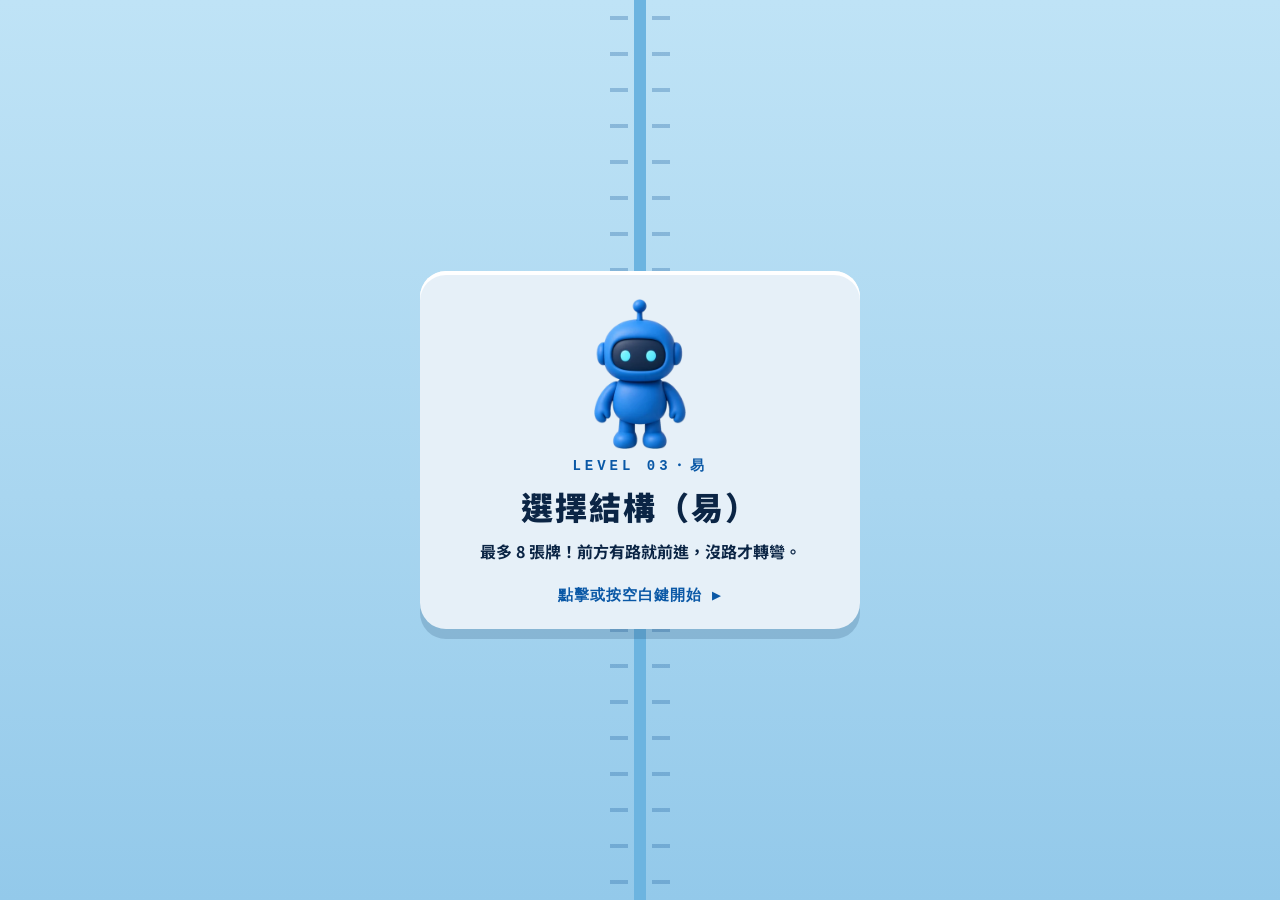
<file: P03.html>
<!DOCTYPE html>
<html lang="zh-TW">
<head>
<!-- Google tag (gtag.js) -->
<script async src="https://www.googletagmanager.com/gtag/js?id=G-5RP14NWHMG"></script>
<script>
  window.dataLayer = window.dataLayer || [];
  function gtag(){dataLayer.push(arguments);}
  gtag('js', new Date());
  gtag('config', 'G-5RP14NWHMG');
</script>
    <meta http-equiv="Content-Type" content="text/html; charset=UTF-8">
    <meta name="viewport" content="width=device-width, initial-scale=1.0, viewport-fit=cover">
    <link rel="preconnect" href="https://fonts.googleapis.com">
    <link rel="preconnect" href="https://fonts.gstatic.com" crossorigin>
    <link href="https://fonts.googleapis.com/css2?family=Noto+Sans+TC:wght@500;700;900&display=swap" rel="stylesheet">

    <title>康軒流程挑戰：選擇結構</title>
    <link rel="icon" type="image/png" href="[data-uri]">
    
    <style>
        :root {
            --bg: #070b1a;
            --panel: rgba(15,23,48,.72);
            --cyan: #22d3ee;
            --pink: #f472b6;
            --lime: #a3e635;
            --violet: #a78bfa;
            --text: #e2e8f0;
            --muted: #cbd5e1;
            --accent: #a78bfa;
        }
        * { box-sizing: border-box; }
        body {
            margin: 0;
            padding: 20px;
            min-height: 100vh;
            font-family: 'Noto Sans TC', '微軟正黑體', 'Microsoft JhengHei', system-ui, sans-serif;
            font-weight: 500;
            color: var(--text);
            background: var(--bg);
            overflow-x: hidden;
            background-image:
                radial-gradient(circle at 15% 20%, rgba(167,139,250,.20), transparent 40%),
                radial-gradient(circle at 85% 80%, rgba(34,211,238,.14), transparent 40%),
                linear-gradient(rgba(34,211,238,.07) 1px, transparent 1px),
                linear-gradient(90deg, rgba(34,211,238,.07) 1px, transparent 1px);
            background-size: auto, auto, 40px 40px, 40px 40px;
        }
        body::after {
            content: "";
            position: fixed;
            inset: 0;
            pointer-events: none;
            z-index: 50;
            background: linear-gradient(transparent 0, rgba(34,211,238,.06) 50%, transparent 100%);
            height: 200px;
            animation: scan 6s linear infinite;
        }
        @keyframes scan {
            from { transform: translateY(-200px); }
            to { transform: translateY(100vh); }
        }

        .game-container {
            position: relative;
            max-width: 1200px;
            margin: 0 auto;
            padding: 36px 36px 32px;
            background: var(--panel);
            backdrop-filter: blur(8px);
            border: 1px solid color-mix(in srgb, var(--accent) 45%, transparent);
            border-radius: 20px;
            box-shadow:
                0 0 0 1px rgba(167,139,250,.15),
                0 0 40px color-mix(in srgb, var(--accent) 22%, transparent),
                inset 0 0 60px rgba(34,211,238,.05);
        }
        .game-container::before,
        .game-container::after {
            content: "";
            position: absolute;
            width: 28px;
            height: 28px;
            border: 3px solid var(--accent);
            filter: drop-shadow(0 0 6px var(--accent));
            pointer-events: none;
        }
        .game-container::before {
            top: -2px; left: -2px;
            border-right: none; border-bottom: none;
            border-top-left-radius: 20px;
        }
        .game-container::after {
            bottom: -2px; right: -2px;
            border-left: none; border-top: none;
            border-bottom-right-radius: 20px;
        }

        .level-tag {
            display: block;
            width: fit-content;
            margin: 0 auto 12px;
            font-family: Consolas, 'Courier New', monospace;
            font-size: 14px;
            font-weight: 700;
            letter-spacing: 3px;
            color: var(--accent);
            border: 1px solid color-mix(in srgb, var(--accent) 55%, transparent);
            padding: 4px 14px;
            border-radius: 999px;
            text-shadow: 0 0 8px var(--accent);
        }
        .game-title {
            text-align: center;
            font-size: 32px;
            font-weight: 900;
            letter-spacing: 2px;
            line-height: 1.35;
            margin: 0 0 10px;
            background: linear-gradient(90deg, var(--cyan), var(--violet), var(--pink));
            -webkit-background-clip: text;
            background-clip: text;
            color: transparent;
            filter: drop-shadow(0 0 12px rgba(34,211,238,.45));
        }
        .game-subtitle {
            text-align: center;
            font-size: 18px;
            font-weight: 700;
            color: var(--muted);
            margin: 0 0 28px;
            line-height: 1.6;
        }
        .game-subtitle #characterName {
            color: var(--accent);
            font-weight: 900;
            text-shadow: 0 0 8px color-mix(in srgb, var(--accent) 50%, transparent);
        }

        .main-content-wrapper {
            display: flex;
            gap: 30px;
            flex-wrap: wrap;
            justify-content: center;
        }
        .maze-container {
            flex-shrink: 0;
            margin-bottom: 0;
        }
        .controls-area-wrapper {
            flex-grow: 1;
            min-width: min(350px, 100%);
        }

        .maze-grid {
            --cell: 80px;
            display: grid;
            grid-template-columns: repeat(5, var(--cell));
            grid-template-rows: repeat(5, var(--cell));
            gap: 2px;
            background-image: url(".//data/03.png");
            background-size: cover;
            background-position: center;
            padding: 10px;
            border-radius: 12px;
            border: 2px solid color-mix(in srgb, var(--accent) 70%, #fff);
            box-shadow:
                0 0 0 2px color-mix(in srgb, var(--accent) 35%, transparent),
                0 0 24px color-mix(in srgb, var(--accent) 30%, transparent);
        }
        .maze-cell {
            background: transparent;
            border: 2px solid rgba(207,250,254,.92);
            border-radius: 8px;
            display: flex;
            align-items: center;
            justify-content: center;
            position: relative;
            font-size: 24px;
            box-shadow: inset 0 0 0 1px rgba(7,11,26,.15);
        }
        
        .trap-img {
            max-width: 65%;
            max-height: 65%;
            object-fit: contain;
            opacity: 0.8;
        }
        .character-img {
            max-width: 60%;
            max-height: 60%;
            transition: transform 0.3s ease;
            object-fit: contain;
        }
        .treasure-img {
            max-width: 70%;
            max-height: 70%;
            transition: transform 0.3s ease;
            object-fit: contain;
        }
        .character {
            position: absolute;
            transform: translate(15%, 0%);
        }
        .treasure {
            display: flex;
            align-items: center;
            justify-content: center;
            width: 95%;
            height: 95%;
        }
        .direction-indicator {
            position: absolute;
            top: 2px;
            right: 2px;
            font-size: 12px;
            display: block;
            z-index: 10;
            background: rgba(7,11,26,.65);
            border-radius: 6px;
            padding: 0 3px;
            line-height: 1.3;
        }
        

        .controls-section {
            margin-bottom: 20px;
        }
        .section-title {
            font-size: 18px;
            font-weight: 900;
            margin-bottom: 15px;
            color: #fff;
            letter-spacing: 1px;
        }
        .section-title::before {
            content: "// ";
            font-family: Consolas, 'Courier New', monospace;
            color: var(--accent);
            font-weight: 700;
            letter-spacing: 0;
        }

        .command-tokens {
            display: flex;
            gap: 15px;
            justify-content: flex-start;
            margin-bottom: 20px;
            flex-wrap: wrap;
        }
        .command-token {
            width: 110px;
            height: 160px;
            background-size: contain;
            background-repeat: no-repeat;
            background-position: center;
            cursor: grab;
            transition: transform 0.2s ease, box-shadow 0.2s ease, filter 0.2s ease;
            border-radius: 10px;
            filter: drop-shadow(0 0 6px color-mix(in srgb, var(--accent) 25%, transparent));
        }
        .command-token:hover {
            transform: translateY(-3px);
            box-shadow: 0 0 18px color-mix(in srgb, var(--accent) 55%, transparent);
            filter: drop-shadow(0 0 10px var(--accent));
        }
        .command-token:active {
            cursor: grabbing;
            transform: scale(0.95);
        }
        
        .token-a { background-image: url("./data/101.png"); /* A 前進 */ }
        .token-b { background-image: url("./data/102.png"); /* B 左轉 */ }
        .token-c { background-image: url("./data/103.png"); /* C 右轉 */ }
        .token-d { background-image: url("./data/201.png"); /* D: 重複 2 次 */ }
        .token-e { background-image: url("./data/202.png"); /* E: 重複 3 次 */ }
        
        .sequence-token.token-a { background-image: var(--icon-101); }
        .sequence-token.token-b { background-image: var(--icon-102); }
        .sequence-token.token-c { background-image: var(--icon-103); }
        .sequence-token.token-d { background-image: var(--icon-201); }
        .sequence-token.token-e { background-image: var(--icon-202); }

        .command-token.token-a { background-image: var(--icon-101); --tc: #22d3ee; }
        .command-token.token-b { background-image: var(--icon-102); --tc: #a78bfa; }
        .command-token.token-c { background-image: var(--icon-103); --tc: #f472b6; }
        .command-token.token-d { background-image: var(--icon-201); --tc: #fbbf24; }
        .command-token.token-e { background-image: var(--icon-202); --tc: #a3e635; }

        .command-token > div,
        .sequence-token > div {
            display: none !important;
        }

        .sequence-area {
            min-height: 150px;
            border: 2px dashed color-mix(in srgb, var(--accent) 55%, transparent);
            border-radius: 15px;
            padding: 10px;
            background: rgba(7,11,26,.45);
            display: flex;
            gap: 10px;
            align-items: center;
            flex-wrap: wrap;
            margin-bottom: 20px;
            transition: border-color 0.2s ease, background 0.2s ease, box-shadow 0.2s ease;
        }
        .sequence-area.drag-over {
            border-color: var(--accent);
            background: color-mix(in srgb, var(--accent) 16%, rgba(7,11,26,.45));
            box-shadow: 0 0 20px color-mix(in srgb, var(--accent) 40%, transparent);
        }
        .sequence-token {
            width: 90px;
            height: 130px;
            background-size: contain;
            background-repeat: no-repeat;
            background-position: center;
            cursor: pointer;
            position: relative;
        }
        .sequence-token .remove-btn {
            position: absolute;
            top: -8px;
            right: -8px;
            width: 22px;
            height: 22px;
            background: #e11d48;
            color: white;
            border: none;
            border-radius: 50%;
            font-size: 14px;
            font-weight: 900;
            cursor: pointer;
            display: flex;
            align-items: center;
            justify-content: center;
            box-shadow: 0 0 8px rgba(225,29,72,.7);
            line-height: 1;
            padding: 0;
        }

        .game-controls {
            display: flex;
            gap: 15px;
            justify-content: flex-start;
            align-items: center;
            margin-bottom: 0;
            flex-wrap: wrap;
        }
        .btn {
            padding: 8px 24px;
            border: none;
            border-radius: 999px;
            font-size: 16px;
            font-weight: 900;
            font-family: inherit;
            cursor: pointer;
            transition: all 0.2s ease;
            display: inline-flex;
            align-items: center;
            justify-content: center;
            text-decoration: none;
            letter-spacing: 1px;
            line-height: 1.3;
        }
        .btn-primary {
            background: var(--accent);
            color: var(--bg);
            box-shadow: 0 0 14px var(--accent);
        }
        .btn-primary:hover {
            transform: translateY(-2px);
            box-shadow: 0 0 22px var(--accent);
            filter: brightness(1.08);
        }
        .btn-secondary {
            background: transparent;
            color: #fff;
            border: 2px solid #94a3b8;
            box-shadow: 0 0 8px rgba(148,163,184,.25);
        }
        .btn-secondary:hover {
            border-color: #e2e8f0;
            transform: translateY(-2px);
            box-shadow: 0 0 14px rgba(226,232,240,.3);
        }
        .btn-home {
            background: transparent;
            color: var(--lime);
            border: 2px solid color-mix(in srgb, var(--lime) 70%, transparent);
            text-shadow: 0 0 8px rgba(163,230,53,.6);
        }
        .btn-home:hover {
            background: color-mix(in srgb, var(--lime) 16%, transparent);
            transform: translateY(-2px);
            box-shadow: 0 0 14px rgba(163,230,53,.4);
        }
        .btn:disabled {
            background: #334155;
            color: #94a3b8;
            border-color: transparent;
            box-shadow: none;
            cursor: not-allowed;
            transform: none;
            filter: none;
            text-shadow: none;
        }

        .status-area {
            display: flex;
            justify-content: flex-start;
            align-items: center;
            background: transparent;
            padding: 0;
            border-radius: 0;
            margin-bottom: 20px;
        }
        .result-message {
            font-size: 18px;
            font-weight: 800;
            text-align: center;
            padding: 15px;
            border-radius: 10px;
            margin-top: 0;
            min-height: 20px;
        }
        .result-message:empty {
            display: none;
            padding: 0;
            min-height: 0;
        }
        .success {
            background: rgba(163,230,53,.16);
            color: #d9f99d;
            border: 2px solid var(--lime);
            text-shadow: 0 0 8px rgba(163,230,53,.55);
        }
        .failure {
            background: rgba(244,114,182,.14);
            color: #fecdd3;
            border: 2px solid #fb7185;
            text-shadow: 0 0 8px rgba(251,113,133,.45);
        }
        .empty-sequence {
            color: var(--muted);
            font-style: normal;
            font-weight: 700;
            text-align: center;
            width: 100%;
        }

        @media (max-width: 820px) {
            .game-title { font-size: 26px; }
            .game-container { padding: 28px 20px 24px; }
        }
        @media (max-width: 520px) {
            body { padding: 12px; }
            .game-container { padding: 24px 14px 18px; }
            .game-title { font-size: 22px; letter-spacing: 1px; }
            .game-subtitle { font-size: 16px; margin-bottom: 20px; }
            .maze-grid { --cell: 68px; padding: 8px; }
            .command-token { width: 78px; height: 114px; }
            .sequence-token { width: 68px; height: 98px; }
            .sequence-area { min-height: 118px; }
            .btn { font-size: 15px; padding: 8px 16px; }
            .controls-area-wrapper { min-width: 0; width: 100%; }
        }
        @media (prefers-reduced-motion: reduce) {
            body::after { animation: none; }
            .command-token, .btn, .character, .character-img, .treasure-img, .sequence-area {
                transition: none;
            }
        }
    
    </style>
    <link rel="stylesheet" href="icons.css">
    <link rel="stylesheet" href="board.css">
    <link rel="stylesheet" href="light.css">
    <link rel="stylesheet" href="clay.css">
    <style id="run-controls-r6">
        /* RUN_CONTROLS_R6：執行方式／速度切換（黏土風格分段按鈕） */
        .run-options { display: flex; align-items: center; justify-content: space-between; gap: 8px; width: 100%; flex-wrap: nowrap; }
        .run-options .seg {
            display: inline-flex; align-items: center; gap: 3px; padding: 3px; border-radius: 14px;
            background: #d7ecf9; box-shadow: inset 0 2px 3px rgba(18,58,94,.18), 0 1px 0 #fff;
        }
        .run-options .seg-label { font-size: 13px; font-weight: 900; color: #2a5a86; padding: 0 4px 0 6px; white-space: nowrap; }
        .run-options .seg-btn {
            font: inherit; font-size: 14px; font-weight: 900; line-height: 1; white-space: nowrap; cursor: pointer;
            border: none; border-radius: 11px; padding: 8px 11px; color: #2a5a86; background: transparent;
            transition: background .15s ease, color .15s ease, box-shadow .15s ease;
        }
        .run-options .seg-btn[aria-pressed="true"] {
            color: #fff; background: #1f6fd1;
            box-shadow: inset 0 2px 0 rgba(255,255,255,.3), inset 0 -3px 0 rgba(0,0,0,.18), 0 2px 0 #154f99;
        }
        .run-options .seg-speed .seg-btn[aria-pressed="true"] { background: #e08a12; box-shadow: inset 0 2px 0 rgba(255,255,255,.35), inset 0 -3px 0 rgba(0,0,0,.15), 0 2px 0 #a35c00; }
        .run-options .seg-btn:focus-visible { outline: 3px solid #ffd84d; outline-offset: 1px; }
        /* 執行鈕狀態：執行中（可暫停）＝橘色、暫停中＝綠色「繼續」 */
        .theme-clay #executeBtn[data-state="running"] { background: #e08a12; box-shadow: inset 0 4px 0 rgba(255,255,255,.3), inset 0 -5px 0 rgba(0,0,0,.18), 0 5px 0 #a35c00; }
        .theme-clay #executeBtn[data-state="paused"] { background: #2e9b55; box-shadow: inset 0 4px 0 rgba(255,255,255,.3), inset 0 -5px 0 rgba(0,0,0,.18), 0 5px 0 #1d6b39; }
        .theme-clay #executeBtn[data-state="step"] { background: #1f6fd1; }
        .run-progress { font-size: 13px; font-weight: 900; color: #2a5a86; text-align: center; min-height: 0; }
        .run-progress:empty { display: none; }
        @media (max-width: 820px) {
            body.theme-light { --mobile-bar-h: calc(128px + env(safe-area-inset-bottom, 0px)); }
            body.theme-light .status-area { flex-direction: column !important; gap: 8px !important; padding-top: 8px !important; }
            body.theme-light .result-message:not(:empty) { bottom: calc(132px + env(safe-area-inset-bottom, 0px)) !important; }
            .run-options .seg-btn { font-size: 13px; padding: 7px 9px; }
            .run-options .seg-label { font-size: 12px; padding: 0 2px 0 4px; }
            body.theme-light .game-controls .btn { min-height: 48px !important; }
        }
        @media (max-width: 360px) {
            .run-options .seg-label { display: none; }
            .run-options .seg-btn { padding: 7px 7px; }
        }
    </style>
</head>
<body class="theme-light theme-clay">
    <div class="game-container">
                <header class="game-header">
        <div class="level-col">
        <div class="level-tag">LEVEL 03</div>
        <nav class="diff-nav" id="diffNav" aria-label="難度"></nav>
        </div>
        <div class="game-heading">
        <h1 class="game-title" id="gameTitle">《機器人種花》：選擇結構</h1>
        <p class="game-subtitle" id="gameSubtitle"></p>
        </div>
        <a href="index.html" class="btn btn-home" title="回首頁" aria-label="回首頁"><svg viewBox="0 0 24 24" width="18" height="18" aria-hidden="true"><path fill="currentColor" d="M12 3.2 3 11h2v9h6v-6h2v6h6v-9h2L12 3.2z"/></svg></a>
        </header>
        <div class="main-content-wrapper">
        
            <div class="maze-container">
                <div class="maze-grid" id="mazeGrid">
                    </div>
            </div>
            
            <div class="controls-area-wrapper">
                <div class="controls-section tokens-section">
                    <div class="section-title">可用指令牌</div>
                    <div class="command-tokens" id="commandTokens"></div>
                </div>
                
                <div class="controls-section sequence-section">
                    <div class="section-title">指令序列 <span class="card-count" hidden></span></div>
                    <div class="sequence-area" id="sequenceArea">
                        <div class="empty-sequence">將指令牌拖曳到這裡</div>
                    </div>
                </div>
                
                <div class="status-area">
                    <div class="run-options" id="runOptions">
                        <div class="seg seg-mode" role="group" aria-label="執行方式">
                            <button type="button" class="seg-btn" data-mode="all" aria-pressed="true">全部執行</button>
                            <button type="button" class="seg-btn" data-mode="step" aria-pressed="false">逐步執行</button>
                        </div>
                        <div class="seg seg-speed" role="group" aria-label="執行速度">
                            <span class="seg-label">速度</span>
                            <button type="button" class="seg-btn" data-speed="0.5" aria-pressed="false">0.5x</button>
                            <button type="button" class="seg-btn" data-speed="1" aria-pressed="true">1x</button>
                            <button type="button" class="seg-btn" data-speed="1.5" aria-pressed="false">1.5x</button>
                        </div>
                    </div>
                    <div class="game-controls">
                        <button class="btn btn-primary" id="executeBtn">執行 ▶</button>
                        <button class="btn btn-secondary" id="resetBtn">重置</button>
</div>
                </div>
                <div class="result-message" id="resultMessage"></div>
            </div>
            
        </div>
    </div>
    
    <script>
        // ===== 關卡設定：每個結構有 易／中／難 三關（網址 ?lv=1|2|3）=====
        const STRUCT = {"key": "sel", "no": "03", "name": "選擇結構", "file": "P03.html", "nextFile": null, "nextName": null, "levels": [{"start": {"x": 0, "y": 1, "dir": 1}, "goal": {"x": 2, "y": 4}, "rocks": [[0, 3], [3, 2]], "cards": ["F", "G"], "limit": 8, "subtitle": "最多 8 張牌！前方有路就前進，沒路才轉彎。"}, {"start": {"x": 4, "y": 3, "dir": 3}, "goal": {"x": 1, "y": 2}, "rocks": [[1, 0], [2, 3], [0, 2]], "cards": ["F", "G"], "limit": 12, "subtitle": "最多 12 張牌！碰到邊界或石頭時，要往哪邊轉？"}, {"start": {"x": 4, "y": 0, "dir": 0}, "goal": {"x": 0, "y": 4}, "rocks": [[2, 0], [3, 2], [1, 1], [2, 3], [0, 2], [1, 4]], "cards": ["F", "G", "D", "E"], "limit": 8, "subtitle": "最多 8 張牌！把選擇牌放進重複框，每次都會重新判斷。"}]};
        const LV = (() => {
            const m = /[?&]lv=([123])/.exec(location.search);
            return m ? Number(m[1]) : 1;
        })();
        const LEVEL = STRUCT.levels[LV - 1];
        const DIFF_NAMES = ['易', '中', '難'];
        const START = LEVEL.start;          // { x, y, dir }  (x = 列, y = 行；dir 0上 1右 2下 3左)

        // 遊戲狀態 (Game State)
        let gameState = {
            playerPos: { x: START.x, y: START.y },
            playerDirection: START.dir,
            playerRotation: 0,
            sequence: [],
            openLoop: null,          // 正在編輯的重複框（sequence 索引）
            isExecuting: false,
            gameEnded: false
        };

        // 迷宮配置
        const MAZE_SIZE = 5;
        const DIRECTIONS = ['⬆️', '➡️', '⬇️', '⬅️'];

        const ROBOT_IMAGE_URL = ".//data/01.png";
        const TREASURE_IMAGE_URL = "[data-uri]"; // 目標：樹苗
        const TRAP_IMAGE_URL = "[data-uri]"; // 障礙物圖片：石頭
        const TRAP_IMAGES = [TRAP_IMAGE_URL, "[data-uri]"];

        const TREASURE_POS = { x: LEVEL.goal.x, y: LEVEL.goal.y };
        const TRAPS = LEVEL.rocks.map(([x, y]) => ({ x, y }));
        const CARD_LIMIT = LEVEL.limit || 0;
        /* ESPRA_TRACK：GA4 自訂事件共用函式 */
        window.ESPRA_SEND = function (name, params, opts) {
            var p = {}, k;
            for (k in params) if (params[k] !== undefined && params[k] !== null) p[k] = params[k];
            var cb = opts && opts.callback, done = false;
            var go = function () { if (!done) { done = true; cb(); } };
            // GA4 gtag.js 預設就用 keepalive/beacon 送出；這裡再等 event_callback（最多 0.5 秒）才換頁
            if (cb) { p.event_callback = go; p.event_timeout = 400; setTimeout(go, 500); }
            if (typeof window.gtag === 'function') window.gtag('event', name, p);
            else if (cb) go();
        };
        window.ESPRA_LEVEL_PARAMS = function (page, lv) {
            var S = { P01: ['seq', '循序'], P02: ['rep', '重複'], P03: ['sel', '選擇'] }[page];
            if (!S) return null;
            return {
                level_id: S[0] + '_' + ['easy', 'medium', 'hard'][lv - 1],
                level_page: page + '_lv' + lv,
                level_number: (Number(page.slice(1)) - 1) * 3 + lv,
                structure: S[1],
                difficulty: ['易', '中', '難'][lv - 1]
            };
        };
        // 點了通往關卡的連結：送 level_select（beacon），送出或 0.5 秒後再換頁
        window.ESPRA_SELECT_LINK = function (a, source, ev) {
            var m = /(P0[123])\.html(?:\?lv=([123]))?/.exec(a.getAttribute('href') || '');
            if (!m) return;
            var p = window.ESPRA_LEVEL_PARAMS(m[1], Number(m[2] || 1));
            if (!p) return;
            p.select_source = source;
            var newTab = ev.defaultPrevented || ev.button !== 0 || ev.metaKey || ev.ctrlKey || ev.shiftKey || ev.altKey ||
                         (a.target && a.target !== '_self');
            if (newTab) { window.ESPRA_SEND('level_select', p, { beacon: true }); return; }
            ev.preventDefault();
            var href = a.href;
            window.ESPRA_SEND('level_select', p, { beacon: true, callback: function () { location.href = href; } });
        };

        // ===== GA4 自訂事件（ESPRA_TRACK）=====
        const ESPRA_TRACK = (() => {
            const DIFF_KEYS = ['easy', 'medium', 'hard'];
            const base = {
                level_id: STRUCT.key + '_' + DIFF_KEYS[LV - 1],          // 例 seq_easy / rep_hard / sel_medium
                level_page: STRUCT.file.replace('.html', '') + '_lv' + LV, // 例 P01_lv1
                level_number: (Number(STRUCT.no) - 1) * 3 + LV,            // 1–9
                structure: STRUCT.name.replace('結構', ''),                 // 循序／重複／選擇
                difficulty: DIFF_NAMES[LV - 1],                             // 易／中／難
                card_limit: CARD_LIMIT
            };
            const t0 = Date.now();
            const key = 'espra_attempts_' + base.level_id;
            let attempts = 0;
            try { attempts = Number(sessionStorage.getItem(key)) || 0; } catch (e) {}
            const run = { active: false, bumps: 0, reason: null, won: false, reset: false };
            function push(event, extra) {
                window.ESPRA_SEND(event, Object.assign({}, base, extra || {}));
            }
            return {
                base, run, push,
                secs: () => Math.round((Date.now() - t0) / 1000),
                nextAttempt() {
                    attempts += 1;
                    try { sessionStorage.setItem(key, String(attempts)); } catch (e) {}
                    return attempts;
                },
                attempts: () => attempts
            };
        })();
        ESPRA_TRACK.push('level_start', { attempt_number: ESPRA_TRACK.attempts(),
            run_mode: (() => { try { return sessionStorage.getItem('espra_run_mode') === 'step' ? 'step' : 'all'; } catch (e) { return 'all'; } })(),
            speed: (() => { try { return Number(sessionStorage.getItem('espra_speed')) || 1; } catch (e) { return 1; } })() });

        // 預設配置
        const defaultConfig = {
            game_title: "《機器人種花》：" + STRUCT.name,
            character_name: "機器人",
            success_message: "恭喜！機器人成功種出花朵！🌸"
        };

        // ===== 指令牌 =====
        // A 前進一格、B 原地左轉、C 原地右轉、D/E 以下步驟重複 2/3 次、
        // F 前進；若前方沒路就左轉、G 前進；若前方沒路就右轉
        const CARD_INFO = {
            A: '<div>前進一格</div>',
            B: '<div>原地左轉</div>',
            C: '<div>原地右轉</div>',
            D: '<div class="lbl-2line"><span class="lbl-pre">以下步驟</span><span>重複 2 次</span></div>',
            E: '<div class="lbl-2line"><span class="lbl-pre">以下步驟</span><span>重複 3 次</span></div>',
            F: '<div class="lbl-cond">前進；<br>若前方沒路<br>就左轉</div>',
            G: '<div class="lbl-cond">前進；<br>若前方沒路<br>就右轉</div>'
        };
        (function buildLevelUi() {
            const host = document.querySelector('.game-container');
            if (CARD_LIMIT) host.setAttribute('data-card-limit', String(CARD_LIMIT));
            host.dataset.struct = STRUCT.key;
            host.dataset.lv = String(LV);
            document.getElementById('commandTokens').innerHTML = LEVEL.cards.map(c =>
                `<div class="command-token token-${c.toLowerCase()}" draggable="true" data-command="${c}"><div>${c}</div>${CARD_INFO[c]}</div>`
            ).join('');
            document.getElementById('gameSubtitle').innerHTML = LEVEL.subtitle.replace('機器人', '<span id="characterName">機器人</span>');
            const nav = document.getElementById('diffNav');
            nav.innerHTML = DIFF_NAMES.map((d, i) => {
                const cur = i + 1 === LV;
                return `<a class="diff-pill${cur ? ' is-current' : ''}" href="${STRUCT.file}?lv=${i + 1}"${cur ? ' aria-current="page"' : ''} title="${STRUCT.name}・${d}">${d}</a>`;
            }).join('');
        })();

        // 下一關：同結構的下一個難度；難 → 下一個結構的 易；最後一關 → 回首頁
        function nextLevelLink() {
            if (LV < 3) return { href: `${STRUCT.file}?lv=${LV + 1}`, label: `下一關：${DIFF_NAMES[LV]} ▶` };
            if (STRUCT.nextFile) return { href: `${STRUCT.nextFile}?lv=1`, label: `下一關：${STRUCT.nextName} ▶` };
            return { href: 'index.html', label: '回首頁選關 ▶' };
        }

        // **新增**：判斷一個位置是否為障礙物
        function isObstacle(x, y) {
             return TRAPS.some(trap => trap.x === x && trap.y === y);
        }
        
        // --- 核心遊戲函數 ---

        function initMaze() {
            const mazeGrid = document.getElementById('mazeGrid');
            
            // 清空迷宮容器內容，準備重新繪製所有格線和內容
            mazeGrid.innerHTML = ''; 
            
            for (let row = 0; row < MAZE_SIZE; row++) {
                for (let col = 0; col < MAZE_SIZE; col++) {
                    const cell = document.createElement('div');
                    cell.className = 'maze-cell';
                    cell.id = `cell-${row}-${col}`;
                    
                    // 障礙物圖片設定
                    if (isObstacle(row, col)) {
                         cell.innerHTML = `<img src="${TRAP_IMAGES[(row + col) % TRAP_IMAGES.length]}" alt="石頭" class="trap-img">`;
                    }
                    
                    // 寶藏圖片設定
                    if (row === TREASURE_POS.x && col === TREASURE_POS.y) {
                         cell.innerHTML = `
                            <span class="treasure">
                                <img src="${TREASURE_IMAGE_URL}" alt="樹苗" class="treasure-img">
                            </span>
                        `;
                    }
                    
                    mazeGrid.appendChild(cell);
                }
            }
            
            const cn = document.getElementById('characterName'); if (cn) cn.textContent = defaultConfig.character_name;
            document.getElementById('gameTitle').textContent = defaultConfig.game_title;
            
            // 放置初始角色
            updatePlayerPosition();
        }

        function updatePlayerPosition() {
            // 移除舊的角色和箭頭，準備在新的位置重新繪製
            document.querySelectorAll('.character').forEach(char => char.remove());
            document.querySelectorAll('.direction-indicator').forEach(indicator => indicator.remove());
            
            const cell = document.getElementById(`cell-${gameState.playerPos.x}-${gameState.playerPos.y}`);
            if (cell) {
                // *** 移除陷阱檢查：主角踏入障礙物不再立即失敗 ***
                // if (TRAPS.some(trap => trap.x === gameState.playerPos.x && trap.y === gameState.playerPos.y)) {
                //     gameState.gameEnded = true;
                //     showResult(false, "掉入陷阱！遊戲失敗！");
                //     return; 
                // }

                const character = document.createElement('span');
                character.className = 'character';
                
                // 角色圖片設定
                character.innerHTML = `
                    <img src="${ROBOT_IMAGE_URL}" alt="${defaultConfig.character_name}" class="character-img" id="playerImage">
                `; 
                
                // 根據 playerRotation 旋轉圖片
                const playerImage = character.querySelector('#playerImage');
                if(playerImage) {
                    playerImage.style.transform = `rotate(${gameState.playerRotation}deg)`;
                }

                const directionIndicator = document.createElement('span');
                directionIndicator.className = 'direction-indicator';
                // 保留箭頭顯示
                directionIndicator.textContent = DIRECTIONS[gameState.playerDirection]; 
                
                cell.appendChild(character);
                cell.appendChild(directionIndicator);
            }
        }

        function setupDragAndDrop() {
            const tokens = document.querySelectorAll('.command-token');
            const sequenceArea = document.getElementById('sequenceArea');

            tokens.forEach(token => {
                token.addEventListener('dragstart', (e) => {
                    e.dataTransfer.setData('text/plain', e.target.dataset.command);
                });
                token.addEventListener('click', (e) => {
                    const command = e.currentTarget.dataset.command;
                    if (command && !gameState.isExecuting) { 
                        addToSequence(command);
                    }
                });
            });

            sequenceArea.addEventListener('dragover', (e) => {
                e.preventDefault();
                sequenceArea.classList.add('drag-over');
            });
            sequenceArea.addEventListener('dragleave', () => {
                sequenceArea.classList.remove('drag-over');
            });
            sequenceArea.addEventListener('drop', (e) => {
                e.preventDefault();
                sequenceArea.classList.remove('drag-over');
                const command = e.dataTransfer.getData('text/plain');
                if (command && !gameState.isExecuting) {
                    const box = e.target.closest && e.target.closest('.loop-box');
                    if (box && !isRepeat(command)) gameState.openLoop = Number(box.dataset.loop);
                    addToSequence(command);
                }
            });
        }

        // ===== 重複框：重複牌會重複「框內（後面）」那一組指令 =====
        // sequence 項目：'A' | 'B' | 'C'，或 { repeat: 'D'|'E', body: ['A', ...] }
        const REPEAT_TIMES = { D: 2, E: 3 };
        const COMMAND_TEXT = { A: '前進一格', B: '原地左轉', C: '原地右轉', D: '以下步驟重複 2 次', E: '以下步驟重複 3 次', F: '前進；若前方沒路就左轉', G: '前進；若前方沒路就右轉' };
        const HAS_REPEAT = LEVEL.cards.some(c => c === 'D' || c === 'E');
        function cardCount() { return gameState.sequence.reduce((n, it) => n + (typeof it === 'string' ? 1 : 1 + it.body.length), 0); }
        function isRepeat(c) { return c === 'D' || c === 'E'; }

        function showSeqHint(msg) {
            let h = document.getElementById('seqHint');
            if (!h) {
                h = document.createElement('div');
                h.id = 'seqHint';
                h.className = 'seq-hint';
                h.setAttribute('role', 'status');
                const area = document.getElementById('sequenceArea');
                area.parentNode.insertBefore(h, area);
            }
            h.textContent = msg;
            h.classList.add('show');
            clearTimeout(h._t);
            h._t = setTimeout(() => h.classList.remove('show'), 3200);
        }

        function addToSequence(command) {
            const seq = gameState.sequence;
            if (CARD_LIMIT && cardCount() >= CARD_LIMIT) {
                showSeqHint(`這關最多只能用 ${CARD_LIMIT} 張指令牌，請先移除不需要的牌。`);
                return;
            }
            const open = gameState.openLoop !== null ? seq[gameState.openLoop] : null;
            if (isRepeat(command)) {
                if (open) {
                    showSeqHint('重複框裡不能再放重複牌，請先按「結束重複」。');
                    return;
                }
                seq.push({ repeat: command, body: [] });
                gameState.openLoop = seq.length - 1;
                showSeqHint('接著點要重複的指令牌放進框裡，放好後按「結束重複」。');
            } else if (open && open.body) {
                open.body.push(command);
            } else {
                seq.push(command);
            }
            updateSequenceDisplay();
        }

        // inner === undefined：刪除外面的指令牌或整個重複牌（框內的指令牌會移到框外，不會消失）
        window.removeFromSequence = function(index, inner) {
            if (gameState.isExecuting) return;
            const seq = gameState.sequence;
            const item = seq[index];
            if (!item) return;
            if (inner !== undefined && item.body) {
                item.body.splice(inner, 1);
            } else if (item.body) {
                seq.splice(index, 1, ...item.body);
                if (gameState.openLoop === index) gameState.openLoop = null;
                else if (gameState.openLoop !== null && gameState.openLoop > index) gameState.openLoop += item.body.length - 1;
            } else {
                seq.splice(index, 1);
                if (gameState.openLoop !== null && gameState.openLoop > index) gameState.openLoop -= 1;
            }
            updateSequenceDisplay();
        }

        window.closeLoop = function() {
            gameState.openLoop = null;
            const h = document.getElementById('seqHint');
            if (h) h.classList.remove('show');
            updateSequenceDisplay();
        }

        window.openLoopAt = function(index) {
            if (gameState.isExecuting) return;
            const item = gameState.sequence[index];
            if (item && item.body) {
                gameState.openLoop = index;
                updateSequenceDisplay();
            }
        }

        function makeSeqToken(command, key, onRemove) {
            const token = document.createElement('div');
            token.className = `sequence-token token-${command.toLowerCase()}`;
            token.dataset.key = key;
            token.innerHTML = `
                <div>${command}</div>
                <div style="font-size: 10px;">${COMMAND_TEXT[command]}</div>
                <button class="remove-btn" type="button" aria-label="移除">×</button>
            `;
            token.querySelector('.remove-btn').addEventListener('click', (e) => {
                e.stopPropagation();
                onRemove();
            });
            return token;
        }

        function updateSequenceDisplay() {
            const sequenceArea = document.getElementById('sequenceArea');
            const seq = gameState.sequence;
            if (gameState.openLoop !== null && !(seq[gameState.openLoop] && seq[gameState.openLoop].body)) gameState.openLoop = null;
            if (seq.length === 0) {
                sequenceArea.innerHTML = HAS_REPEAT
                    ? '<div class="empty-sequence">將指令牌拖曳到這裡<br><small>「以下步驟重複 N 次」牌會開一個框，框裡的步驟會一起重複</small></div>'
                    : '<div class="empty-sequence">將指令牌拖曳到這裡</div>';
                return;
            }

            sequenceArea.innerHTML = '';
            seq.forEach((item, index) => {
                if (typeof item === 'string') {
                    sequenceArea.appendChild(makeSeqToken(item, String(index), () => removeFromSequence(index)));
                    return;
                }
                const isOpen = gameState.openLoop === index;
                const times = REPEAT_TIMES[item.repeat];
                const box = document.createElement('div');
                box.className = 'loop-box' + (isOpen ? ' is-open' : '');
                box.dataset.loop = String(index);
                box.setAttribute('aria-label', `以下步驟重複 ${times} 次的框`);

                const head = document.createElement('div');
                head.className = 'loop-head';
                head.appendChild(makeSeqToken(item.repeat, index + ':h', () => removeFromSequence(index)));
                const pass = document.createElement('span');
                pass.className = 'loop-pass';
                head.appendChild(pass);

                const body = document.createElement('div');
                body.className = 'loop-body';
                item.body.forEach((c, j) => {
                    body.appendChild(makeSeqToken(c, index + ':' + j, () => removeFromSequence(index, j)));
                });
                if (isOpen || item.body.length === 0) {
                    const slot = document.createElement('div');
                    slot.className = 'loop-slot';
                    slot.textContent = isOpen ? '＋ 點指令牌放進框裡' : '空的，點一下框來放入指令';
                    body.appendChild(slot);
                }

                box.appendChild(head);
                box.appendChild(body);
                if (isOpen) {
                    const done = document.createElement('button');
                    done.type = 'button';
                    done.className = 'loop-done';
                    done.textContent = '結束重複';
                    done.addEventListener('click', (e) => { e.stopPropagation(); closeLoop(); });
                    box.appendChild(done);
                } else {
                    const tip = document.createElement('div');
                    tip.className = 'loop-tip';
                    tip.textContent = '點框可再加入';
                    box.appendChild(tip);
                    box.addEventListener('click', () => openLoopAt(index));
                }
                sequenceArea.appendChild(box);
            });
        }
        
        function isValidPosition(x, y) {
            const inBounds = x >= 0 && x < MAZE_SIZE && y >= 0 && y < MAZE_SIZE;
            
            // **關鍵修改**：如果位置在邊界內，但有障礙物，則視為無效位置（不可通行）
            if (inBounds && isObstacle(x, y)) {
                return false; 
            }

            return inBounds;
        }

        function getFrontPosition() {
            const directions = [
                { x: -1, y: 0 }, // 上 (0)
                { x: 0, y: 1 },  // 右 (1)
                { x: 1, y: 0 },  // 下 (2)
                { x: 0, y: -1 }  // 左 (3)
            ];
            const dir = directions[gameState.playerDirection];
            return {
                x: gameState.playerPos.x + dir.x,
                y: gameState.playerPos.y + dir.y
            };
        }
        
        // ===== 執行控制（二校 11/25）=====
        // 過關規則：指令全部執行完、最後停在樹苗那格才算過關；中途經過樹苗不算、也不會停下來。
        // 全部執行：執行中按鈕變「暫停」，暫停後變「繼續」。逐步執行：每按一次執行一個動作。
        const SPEEDS = [0.5, 1, 1.5];
        const BASE_STEP_MS = 1000;                 // 1x：每個動作約 1 秒（原本 0.5 秒太快）
        const STEP_HOLD_MS = 520;                  // 逐步執行：動畫播完才能按下一步
        const runOpts = (() => {
            let mode = 'all', speed = 1;
            try {
                if (sessionStorage.getItem('espra_run_mode') === 'step') mode = 'step';
                const s = Number(sessionStorage.getItem('espra_speed'));
                if (SPEEDS.includes(s)) speed = s;
            } catch (e) {}
            return { mode, speed };
        })();
        const stepMs = () => Math.round(BASE_STEP_MS / runOpts.speed);
        let runner = null;          // 目前這一次執行
        // GA4：遊戲流程事件（追蹤規劃 r7）
        // level_run / level_pause / level_complete / level_fail / level_reset / mode_change / speed_change / level_exit
        const ESPRA_PAGE = { runs: 0, cleared: 0, lastOutcome: 'none', exitSent: false };
        function runSummary(r) {
            return { card_count: r.cards, attempt_number: r.attempt, run_mode: r.mode, speed: runOpts.speed,
                     time_spent_sec: ESPRA_TRACK.secs(), run_sec: Math.round((Date.now() - r.t0) / 1000),
                     rock_bumps: r.bumps, step_total: r.steps.length, pause_count: r.pauses, step_presses: r.stepPresses,
                     mode_switched: r.modeSwitched, speed_switched: r.speedSwitched };
        }
        function trackHook(name, r) {
            const T = ESPRA_TRACK;
            if (name === 'run_start') {
                r.cards = cardCount(); r.attempt = T.nextAttempt();
                ESPRA_PAGE.runs += 1; ESPRA_PAGE.lastOutcome = 'running';
                T.push('level_run', { card_count: r.cards, attempt_number: r.attempt, run_mode: r.mode, speed: r.speed });
            } else if (name === 'pause') {
                T.push('level_pause', { card_count: r.cards, attempt_number: r.attempt, run_mode: runOpts.mode, speed: runOpts.speed,
                                        step_index: r.i, step_total: r.steps.length, pause_count: r.pauses });
            } else if (name === 'run_end') {
                const p = runSummary(r);
                if (r.outcome === 'win') {
                    let first = 1;
                    try { const k = 'espra_cleared_' + T.base.level_id;
                          first = sessionStorage.getItem(k) ? 0 : 1; sessionStorage.setItem(k, '1'); } catch (e) {}
                    ESPRA_PAGE.cleared = 1; ESPRA_PAGE.lastOutcome = 'win';
                    T.push('level_complete', Object.assign(p, { first_clear: first, first_try: r.attempt === 1 ? 1 : 0 }));
                } else {
                    const reason = r.outcome === 'abort' ? 'reset_during_run'
                                 : r.reason || (r.bumps > 0 ? 'hit_rock' : 'not_reached');
                    ESPRA_PAGE.lastOutcome = 'fail';
                    T.push('level_fail', Object.assign(p, { fail_reason: reason, passed_sapling: r.passedGoal ? 1 : 0, step_index: r.i }));
                }
            } else if (name === 'reset') {
                T.push('level_reset', { card_count: cardCount(), attempt_number: T.attempts(), time_spent_sec: T.secs(),
                                        during_run: r && !r.done ? 1 : 0 });
            } else if (name === 'mode_change' || name === 'speed_change') {
                const run = r.run;
                const extra = name === 'mode_change' ? { from_mode: r.from, to_mode: r.to, speed: runOpts.speed }
                                                     : { from_speed: r.from, to_speed: r.to, run_mode: runOpts.mode };
                T.push(name, Object.assign(extra, { during_run: run ? 1 : 0, attempt_number: run ? run.attempt : T.attempts(),
                                                    time_spent_sec: T.secs() }));
            }
        }
        // 離開關卡頁（關分頁、換頁、切到背景）：送一次 level_exit，記錄最後狀態
        function sendLevelExit() {
            if (ESPRA_PAGE.exitSent) return;
            ESPRA_PAGE.exitSent = true;
            const r = runner && !runner.done ? runner : null;
            ESPRA_TRACK.push('level_exit', { exit_state: r ? 'running' : ESPRA_PAGE.lastOutcome, cleared: ESPRA_PAGE.cleared,
                                             attempt_number: ESPRA_PAGE.runs, time_spent_sec: ESPRA_TRACK.secs(),
                                             card_count: cardCount(), run_mode: runOpts.mode, speed: runOpts.speed });
        }
        window.addEventListener('pagehide', sendLevelExit);
        document.addEventListener('visibilitychange', () => {
            if (document.visibilityState === 'hidden') sendLevelExit();
            else ESPRA_PAGE.exitSent = false;      // 回到分頁：之後離開會再記一次
        });

        // 做一個動作（A 前進、B 左轉、C 右轉、F/G 條件前進）
        function applyMove(command) {
            
            switch (command) {
                case 'A': // 前進一格
                    const frontPos = getFrontPosition();
                    const canMoveForward = isValidPosition(frontPos.x, frontPos.y);
                    
                    if (canMoveForward) {
                        gameState.playerPos = frontPos;
                    } else {
                        // 檢查撞到的是邊界牆還是障礙物 (障礙物在 isValidPosition 中已排除)
                        const isWall = frontPos.x < 0 || frontPos.x >= MAZE_SIZE || frontPos.y < 0 || frontPos.y >= MAZE_SIZE;

                        if (isWall) {
                            // 撞到邊界牆，遊戲失敗
                            if (runner) runner.reason = 'out_of_bounds';
                            gameState.gameEnded = true;
                            showResult(false, "超出迷宮邊界！移動失敗！");
                        } else {
                            // 撞到障礙物 (isObstacle(frontPos.x, frontPos.y) 為 true)，停在原地，指令無效
                            if (runner) runner.bumps += 1;
                        }
                    }
                    break;
                case 'B': // 原地左轉 (逆時針 90 度)
                    gameState.playerDirection = (gameState.playerDirection + 3) % 4;
                    gameState.playerRotation -= 90; // 逆時針
                    break;
                case 'C': // 原地右轉 (順時針 90 度)
                    gameState.playerDirection = (gameState.playerDirection + 1) % 4;
                    gameState.playerRotation += 90; // 順時針
                    break;
                case 'F': // 選擇結構：前進；若前方沒路（邊界或石頭）就左轉
                case 'G': // 選擇結構：前進；若前方沒路（邊界或石頭）就右轉
                    {
                        const fp = getFrontPosition();
                        if (isValidPosition(fp.x, fp.y)) {
                            gameState.playerPos = fp;
                        } else if (command === 'F') {
                            gameState.playerDirection = (gameState.playerDirection + 3) % 4;
                            gameState.playerRotation -= 90;
                        } else {
                            gameState.playerDirection = (gameState.playerDirection + 1) % 4;
                            gameState.playerRotation += 90;
                        }
                    }
                    break;
            }
            updatePlayerPosition();
        }

        // 執行一個原子操作：立刻做動作，再停留 hold 毫秒讓學生看清楚
        async function executeAtomicCommand(command, hold) {
            if (gameState.gameEnded) return;
            applyMove(command);
            await pause(hold == null ? stepMs() : hold);
        }

        // 把指令序列（含重複框）攤平成一步一步
        function buildSteps(seq) {
            const steps = [];
            seq.forEach((item, index) => {
                if (typeof item === 'string') { steps.push({ cmd: item, key: String(index), loop: null }); return; }
                const times = REPEAT_TIMES[item.repeat];
                for (let p = 0; p < times; p++) {
                    item.body.forEach((c, j) => steps.push({ cmd: c, key: index + ':' + j, loop: index, pass: p, times, j }));
                }
            });
            return steps;
        }

        // 指令序列上的進度：正在執行的牌亮起、做完的變灰；重複框顯示「第 n/N 次」
        const seqTok = (key) => document.getElementById('sequenceArea').querySelector(`.sequence-token[data-key="${key}"]`);
        function clearProgress() {
            const area = document.getElementById('sequenceArea');
            area.querySelectorAll('.sequence-token').forEach(t => t.classList.remove('is-done', 'is-active'));
            area.querySelectorAll('.loop-pass').forEach(p => { p.textContent = ''; });
            area.querySelectorAll('.loop-box.is-running').forEach(b => b.classList.remove('is-running'));
        }
        function endLoopProgress(index) {
            const head = seqTok(index + ':h');
            if (head) { head.classList.remove('is-active'); head.classList.add('is-done'); }
            const box = head && head.closest('.loop-box');
            if (box) box.classList.remove('is-running');
        }
        function showStep(s, prev) {
            if (prev) {
                const pt = seqTok(prev.key);
                if (pt) { pt.classList.remove('is-active'); pt.classList.add('is-done'); }
                if (prev.loop !== null && prev.loop !== s.loop) endLoopProgress(prev.loop);
            }
            if (s.loop !== null) {
                const head = seqTok(s.loop + ':h');
                const box = head && head.closest('.loop-box');
                const pass = box && box.querySelector('.loop-pass');
                if (head) { head.classList.remove('is-done'); head.classList.add('is-active'); }
                if (box) box.classList.add('is-running');
                if (pass) pass.textContent = `第 ${s.pass + 1}/${s.times} 次`;
                if (s.j === 0) {
                    const item = gameState.sequence[s.loop];
                    if (item && item.body) item.body.forEach((c, j) => { const t = seqTok(s.loop + ':' + j); if (t) t.classList.remove('is-done', 'is-active'); });
                }
            }
            const t = seqTok(s.key);
            if (t) { t.classList.remove('is-done'); t.classList.add('is-active'); }
            // 進入重複框（每一次的第一張）時，連重複牌一起捲進可視範圍
            const head = s.loop !== null && s.j === 0 ? seqTok(s.loop + ':h') : null;
            revealInSequence([head, t]);
        }

        // ===== 自動捲動（r7）：正在執行的牌不在可視範圍時，捲到看得見 =====
        // 桌機：只捲「指令序列」框本身。手機：序列框跟著整頁捲，只有使用者正在看指令序列時才捲整頁，
        // 不會把畫面從棋盤拉走。手指／滑鼠按著（拖曳或自己捲動）時不自動捲。
        let pointerHeld = false;
        document.addEventListener('pointerdown', () => { pointerHeld = true; }, true);
        ['pointerup', 'pointercancel'].forEach(ev => document.addEventListener(ev, () => { pointerHeld = false; }, true));
        function seqScroller() {
            for (let el = document.getElementById('sequenceArea'); el && el !== document.body && el !== document.documentElement; el = el.parentElement) {
                const oy = getComputedStyle(el).overflowY;
                if ((oy === 'auto' || oy === 'scroll') && el.scrollHeight > el.clientHeight + 1) return el;
            }
            return null;
        }
        function scrollDelta(rects, target, vt, vb) {
            let top = Math.min(...rects.map(r => r.top)), bottom = Math.max(...rects.map(r => r.bottom));
            if (bottom - top > vb - vt) { top = target.top; bottom = target.bottom; }   // 放不下就只顧正在執行的牌
            if (top < vt) return top - vt;
            if (bottom > vb) return bottom - vb;
            return 0;
        }
        function revealInSequence(els) {
            els = els.filter(Boolean);
            if (!els.length || pointerHeld) return;
            const PAD = 12;
            const rects = els.map(e => e.getBoundingClientRect());
            const target = rects[rects.length - 1];
            const behavior = runOpts.speed >= 1.5 || window.matchMedia('(prefers-reduced-motion: reduce)').matches ? 'auto' : 'smooth';
            const sc = seqScroller();
            if (sc) {
                const box = sc.getBoundingClientRect();
                const d = scrollDelta(rects, target, box.top + PAD, box.bottom - PAD);
                if (Math.abs(d) >= 1) sc.scrollBy({ top: d, behavior });
                return;
            }
            // 手機版：可視範圍要扣掉底部固定的按鈕列
            let vb = window.innerHeight;
            const bar = document.querySelector('.status-area');
            if (bar && getComputedStyle(bar).position === 'fixed') vb = Math.min(vb, bar.getBoundingClientRect().top);
            const area = document.getElementById('sequenceArea').getBoundingClientRect();
            if (area.top > vb * 0.6 || area.bottom < 40) return;   // 使用者正在看棋盤 → 不拉走畫面
            const d = scrollDelta(rects, target, PAD, vb - PAD);
            if (Math.abs(d) >= 1) window.scrollBy({ top: d, behavior });
        }
        function scrollSequenceTop() {
            for (let el = document.getElementById('sequenceArea'); el && el !== document.body; el = el.parentElement) {
                if (el.scrollTop) el.scrollTop = 0;
            }
        }
        function finishProgress(last) {
            if (!last) return;
            const t = seqTok(last.key);
            if (t) { t.classList.remove('is-active'); t.classList.add('is-done'); }
            if (last.loop !== null) endLoopProgress(last.loop);
        }

        // 執行鈕／模式鈕的狀態
        function setRunUI() {
            const btn = document.getElementById('executeBtn');
            if (!btn) return;
            const r = runner && !runner.done ? runner : null;
            let label = runOpts.mode === 'step' ? '執行一步 ▶' : '執行 ▶', state = 'idle';
            if (r) {
                if (runOpts.mode === 'step') { label = '下一步 ▶'; state = 'step'; }
                else if (r.paused) { label = '繼續 ▶'; state = 'paused'; }
                else { label = '暫停 ❚❚'; state = 'running'; }
            }
            btn.textContent = label;
            btn.dataset.state = state;
            btn.disabled = restarting || !!(r && runOpts.mode === 'step' && r.busy);
            document.querySelectorAll('#runOptions [data-mode]').forEach(b => b.setAttribute('aria-pressed', String(b.dataset.mode === runOpts.mode)));
            document.querySelectorAll('#runOptions [data-speed]').forEach(b => b.setAttribute('aria-pressed', String(Number(b.dataset.speed) === runOpts.speed)));
        }

        async function driveRun(r) {
            let prev = null;
            while (r.i < r.steps.length && !gameState.gameEnded && !r.abort) {
                const stepping = runOpts.mode === 'step';
                if ((stepping && r.budget <= 0) || (!stepping && r.paused)) {
                    r.waiting = true; setRunUI();
                    await new Promise(res => { r.wake = res; });
                    r.waiting = false; r.wake = null;
                    continue;
                }
                if (stepping) r.budget--;
                const s = r.steps[r.i];
                showStep(s, prev); prev = s;
                r.busy = true; setRunUI();
                await executeAtomicCommand(s.cmd, stepping ? Math.round(STEP_HOLD_MS / runOpts.speed) : stepMs());
                r.busy = false;
                r.i++;
                if (r.i < r.steps.length && gameState.playerPos.x === TREASURE_POS.x && gameState.playerPos.y === TREASURE_POS.y) r.passedGoal = true;
                setRunUI();
            }
            finishProgress(prev);
        }

        // 每次按「執行」都從起點重新開始（保留指令序列）
        let ranOnce = false, restarting = false;
        const pause = (ms) => new Promise(res => setTimeout(res, ms));
        async function backToStart() {
            const keep = gameState.sequence;
            const robot = document.querySelector('.sprite-layer .robot');
            if (robot && !window.matchMedia('(prefers-reduced-motion: reduce)').matches) {
                robot.style.transition = 'opacity .16s ease-out';
                robot.style.opacity = '0';
                await pause(170);
            }
            resetGame();                     // board, robot, goal, messages, loop counters
            gameState.sequence = keep;
            updateSequenceDisplay();
            document.getElementById('executeBtn').disabled = true;
            const fresh = document.querySelector('.sprite-layer .robot');
            if (fresh) {
                fresh.style.transition = 'none';
                fresh.style.opacity = '0';
                void fresh.offsetWidth;
                fresh.style.transition = 'opacity .2s ease-in';
                fresh.style.opacity = '1';
            }
            await pause(320);
        }
        async function executeSequence() {
            if (gameState.sequence.length === 0 || gameState.isExecuting || restarting) return;

            // 還開著的重複框，執行前自動結束
            if (gameState.openLoop !== null) {
                gameState.openLoop = null;
                updateSequenceDisplay();
            }
            const emptyLoop = gameState.sequence.find(it => typeof it !== 'string' && it.body.length === 0);
            if (emptyLoop) {
                showResult(false, `「${COMMAND_TEXT[emptyLoop.repeat]}」的框裡還沒有指令牌，請先把要重複的動作放進框裡！`);
                return;
            }

            if (ranOnce || gameState.gameEnded ||
                gameState.playerPos.x !== START.x || gameState.playerPos.y !== START.y ||
                gameState.playerDirection !== START.dir) {
                restarting = true;
                document.getElementById('executeBtn').disabled = true;
                try { await backToStart(); } finally { restarting = false; }
                // 重置鍵在回到起點的途中被按下：序列已清空，就不執行
                if (gameState.isExecuting || gameState.sequence.length === 0) {
                    setRunUI();
                    return;
                }
            }
            ranOnce = true;
            gameState.isExecuting = true;
            document.getElementById('resultMessage').textContent = '';
            document.getElementById('resultMessage').className = 'result-message';
            clearProgress();
            scrollSequenceTop();

            const r = runner = {
                steps: buildSteps(gameState.sequence), i: 0, paused: false, abort: false,
                budget: runOpts.mode === 'step' ? 1 : 0, wake: null, busy: false, waiting: false, done: false,
                mode: runOpts.mode, speed: runOpts.speed, bumps: 0, reason: null, passedGoal: false,
                pauses: 0, stepPresses: runOpts.mode === 'step' ? 1 : 0, modeSwitched: 0, speedSwitched: 0, t0: Date.now()
            };
            trackHook('run_start', r);
            setRunUI();
            if (runOpts.mode === 'all') await pause(250);
            await driveRun(r);
            r.done = true;
            gameState.isExecuting = false;

            let outcome = 'fail';
            if (r.abort) {
                outcome = 'abort';
            } else if (!gameState.gameEnded) {
                // 全部指令都執行完了：停在樹苗上才過關
                if (gameState.playerPos.x === TREASURE_POS.x && gameState.playerPos.y === TREASURE_POS.y) {
                    outcome = 'win';
                    gameState.gameEnded = true;
                    const config = window.elementSdk?.config || defaultConfig;
                    showResult(true, config.success_message || defaultConfig.success_message);
                } else if (r.passedGoal) {
                    showResult(false, "機器人經過了樹苗，但最後沒有停在樹苗上，試試調整指令序列！");
                } else {
                    showResult(false, "指令執行完畢，還沒走到樹苗，試試調整指令序列！");
                }
            }
            r.outcome = outcome;
            trackHook('run_end', r);
            if (runner === r) runner = null;
            setRunUI();
        }

        // 執行鈕：沒在執行 → 開始；全部執行中 → 暫停／繼續；逐步執行中 → 下一步
        function onRunButton() {
            if (restarting) return;
            const r = runner && !runner.done ? runner : null;
            if (!r) { executeSequence(); return; }
            if (runOpts.mode === 'step') {
                if (r.busy) return;
                r.stepPresses += 1;
                r.budget = 1;
                if (r.wake) r.wake();
            } else if (r.paused) {
                r.paused = false;
                if (r.wake) r.wake();
            } else {
                r.paused = true;
                r.pauses += 1;
                trackHook('pause', r);
            }
            setRunUI();
        }
        function setRunMode(mode) {
            if (mode !== 'all' && mode !== 'step') return;
            const r = runner && !runner.done ? runner : null;
            if (mode !== runOpts.mode) {
                trackHook('mode_change', { from: runOpts.mode, to: mode, run: r });
                if (r) {
                    r.modeSwitched = 1;
                    if (mode === 'all') r.paused = true;     // 切到全部執行：等按「繼續」
                    else r.budget = 0;                       // 切到逐步執行：做完這一步就停
                }
            }
            runOpts.mode = mode;
            try { sessionStorage.setItem('espra_run_mode', mode); } catch (e) {}
            if (r && r.wake) r.wake();
            setRunUI();
        }
        function setRunSpeed(speed) {
            if (!SPEEDS.includes(speed)) return;
            if (speed !== runOpts.speed) {
                const r = runner && !runner.done ? runner : null;
                trackHook('speed_change', { from: runOpts.speed, to: speed, run: r });
                if (r) r.speedSwitched = 1;
            }
            runOpts.speed = speed;
            try { sessionStorage.setItem('espra_speed', String(speed)); } catch (e) {}
            setRunUI();
        }

        function showResult(success, message) {
            const resultDiv = document.getElementById('resultMessage');
            resultDiv.textContent = message;
            resultDiv.className = `result-message ${success ? 'success' : 'failure'}`;
            if (success) {
                const nx = nextLevelLink();
                const a = document.createElement('a');
                a.className = 'next-level';
                a.href = nx.href;
                a.textContent = nx.label;
                resultDiv.appendChild(a);
            }
        }

        function resetGame() {
            ranOnce = false;
            gameState = {
                playerPos: { x: START.x, y: START.y },
                playerDirection: START.dir,
                playerRotation: 0, 
                sequence: [],
                openLoop: null,
                isExecuting: false,
                gameEnded: false
            };
            
            // 重新初始化迷宮（這會包含更新角色位置）
            initMaze(); 
            updateSequenceDisplay();
            document.getElementById('resultMessage').textContent = '';
            document.getElementById('resultMessage').className = 'result-message';
            document.getElementById('executeBtn').disabled = false;
            if (typeof setRunUI === 'function') setRunUI();
            if (typeof scrollSequenceTop === 'function') scrollSequenceTop();
        }

        // --- 事件監聽器與初始化 ---
        document.getElementById('executeBtn').addEventListener('click', onRunButton);
        document.getElementById('runOptions').addEventListener('click', (ev) => {
            const b = ev.target.closest && ev.target.closest('.seg-btn');
            if (!b) return;
            if (b.dataset.mode) setRunMode(b.dataset.mode);
            if (b.dataset.speed) setRunSpeed(Number(b.dataset.speed));
        });
        // 重置隨時可按：執行中（含暫停、逐步等待中）先中止這一次執行，
        // 讓 board.js 的重置流程（等執行結束再重置）不必等待
        window.addEventListener('click', (ev) => {
            const btn = ev.target && ev.target.closest && ev.target.closest('#resetBtn');
            if (!btn || btn.disabled) return;
            trackHook('reset', runner);
            if (runner && !runner.done) {
                runner.abort = true;
                gameState.gameEnded = true;
                if (runner.wake) runner.wake();
            }
        }, true);
        setRunUI();
        document.getElementById('resetBtn').addEventListener('click', resetGame);
        // 關卡內切換難度／下一關的連結也記為 level_select
        document.addEventListener('click', (ev) => {
            const a = ev.target.closest && ev.target.closest('a.diff-pill, a.next-level');
            if (!a || a.classList.contains('is-current')) return;
            window.ESPRA_SELECT_LINK(a, a.classList.contains('next-level') ? 'next_level' : 'difficulty_pill', ev);
        }, true);

        document.addEventListener('DOMContentLoaded', () => {
            initMaze();
            setupDragAndDrop();
        });
    </script>

    <script>
        window.NEON_BOARD = {
            level: STRUCT.no + "・" + DIFF_NAMES[LV - 1],
            title: STRUCT.name + "（" + DIFF_NAMES[LV - 1] + "）",
            subtitle: LEVEL.subtitle,
            goalBloom: { flower: "[data-uri]" },
            faceStart: true,
            decor: false,
            viewRotate: true,
            robotImages: {
                front: "[data-uri]",
                back: "[data-uri]",
                side: "[data-uri]",
                frontRight: "[data-uri]",
                frontRightWalk: [
                    "[data-uri]",
                    "[data-uri]",
                    "[data-uri]",
                    "[data-uri]"
                ],
                backRight: "[data-uri]",
                backRightWalk: [
                    "[data-uri]",
                    "[data-uri]",
                    "[data-uri]",
                    "[data-uri]"
                ]
            }
        };
    </script>
    <script src="board.js"></script>
</body>
</html>
</file>
<file: icons.css>
/* icon-only token art for the sequence area (no label) */
:root{
  --icon-101: url("[data-uri]");
  --icon-102: url("[data-uri]");
  --icon-103: url("[data-uri]");
  --icon-201: url("[data-uri]");
  --icon-202: url("[data-uri]");
  --icon-301: url("[data-uri]");
  --icon-302: url("[data-uri]");
}
</file>
<file: board.css>
/* Shared intro + isometric board + robot billboard for P01–P03 */

:root {
  --rx: 55deg;
  --rz: -45deg;
  --thick: 16px;
  --platform-pad: 20px;
  --platform-thick: 24px;
}

/* ---------- Intro overlay (sliding doors) ---------- */
.intro-overlay {
  position: fixed;
  inset: 0;
  z-index: 2000;
  display: flex;
  align-items: center;
  justify-content: center;
  cursor: pointer;
  overflow: hidden;
  user-select: none;
  -webkit-tap-highlight-color: transparent;
}
.intro-door {
  position: absolute;
  top: 0;
  bottom: 0;
  width: 50%;
  pointer-events: none;
  transition: transform 0.85s cubic-bezier(.75,0,.25,1);
  background-color: #0a1020;
  background-image:
    linear-gradient(90deg,
      color-mix(in srgb, var(--accent) 55%, transparent) 0,
      transparent 16px,
      transparent calc(100% - 16px),
      color-mix(in srgb, var(--accent) 55%, transparent) 100%),
    repeating-linear-gradient(90deg,
      transparent 0 28px,
      rgba(34,211,238,.11) 28px 30px),
    repeating-linear-gradient(0deg,
      transparent 0 42px,
      rgba(255,255,255,.04) 42px 43px),
    linear-gradient(180deg, #243056 0%, #10182c 40%, #070b16 100%);
  box-shadow: inset 0 0 80px rgba(0,0,0,.65);
}
.intro-door-left {
  left: 0;
  border-right: 2px solid color-mix(in srgb, var(--accent) 80%, #fff);
  box-shadow:
    inset -18px 0 40px color-mix(in srgb, var(--accent) 18%, transparent),
    inset 0 0 80px rgba(0,0,0,.55);
}
.intro-door-right {
  right: 0;
  border-left: 2px solid color-mix(in srgb, var(--accent) 80%, #fff);
  box-shadow:
    inset 18px 0 40px color-mix(in srgb, var(--accent) 18%, transparent),
    inset 0 0 80px rgba(0,0,0,.55);
}
/* circuit ports along the inner seam */
.intro-door-left::after,
.intro-door-right::after {
  content: "";
  position: absolute;
  top: 0;
  bottom: 0;
  width: 18px;
  background:
    repeating-linear-gradient(180deg,
      transparent 0 16px,
      var(--accent) 16px 20px,
      transparent 20px 36px);
  opacity: .75;
  filter: drop-shadow(0 0 6px var(--accent));
}
.intro-door-left::after { right: 6px; }
.intro-door-right::after { left: 6px; }

.intro-panel {
  position: relative;
  z-index: 2;
  width: min(440px, calc(100vw - 40px));
  padding: 28px 28px 24px;
  text-align: center;
  background: rgba(8,12,28,.88);
  border: 1px solid color-mix(in srgb, var(--accent) 55%, transparent);
  border-radius: 20px;
  box-shadow:
    0 0 0 1px rgba(167,139,250,.15),
    0 0 40px color-mix(in srgb, var(--accent) 30%, transparent),
    inset 0 0 40px rgba(34,211,238,.05);
  backdrop-filter: blur(8px);
  transition: opacity .28s ease, transform .28s ease;
}
.intro-panel::before,
.intro-panel::after {
  content: "";
  position: absolute;
  width: 22px;
  height: 22px;
  border: 3px solid var(--accent);
  filter: drop-shadow(0 0 6px var(--accent));
  pointer-events: none;
}
.intro-panel::before {
  top: -2px; left: -2px;
  border-right: none; border-bottom: none;
  border-top-left-radius: 20px;
}
.intro-panel::after {
  bottom: -2px; right: -2px;
  border-left: none; border-top: none;
  border-bottom-right-radius: 20px;
}
.intro-bot {
  width: 92px;
  height: 126px;
  margin: 0 auto 8px;
  color: var(--accent);
  animation: introBob 2.4s ease-in-out infinite;
}
.intro-bot svg { width: 100%; height: 100%; overflow: visible; }
@keyframes introBob {
  0%, 100% { transform: translateY(0); }
  50% { transform: translateY(-8px); }
}
.intro-level {
  font-family: Consolas, "Courier New", monospace;
  font-size: 14px;
  font-weight: 700;
  letter-spacing: 4px;
  color: var(--accent);
  text-shadow: 0 0 10px var(--accent);
  margin-bottom: 8px;
}
.intro-title {
  font-size: 32px;
  font-weight: 900;
  letter-spacing: 2px;
  margin: 0 0 10px;
  background: linear-gradient(90deg, var(--cyan, #22d3ee), var(--violet, #a78bfa), var(--pink, #f472b6));
  -webkit-background-clip: text;
  background-clip: text;
  color: transparent;
  filter: drop-shadow(0 0 10px color-mix(in srgb, var(--accent) 45%, transparent));
}
.intro-sub {
  font-size: 16px;
  font-weight: 700;
  color: #cbd5e1;
  line-height: 1.55;
  margin: 0 0 22px;
}
.intro-prompt {
  font-family: Consolas, "Courier New", monospace;
  font-size: 15px;
  font-weight: 700;
  letter-spacing: 1px;
  color: var(--lime, #a3e635);
  text-shadow: 0 0 8px rgba(163,230,53,.7);
  animation: introBlink 1.1s steps(1) infinite;
}
@keyframes introBlink {
  50% { opacity: .4; }
}

.intro-overlay.is-opening .intro-panel {
  opacity: 0;
  transform: scale(.96);
  pointer-events: none;
}
.intro-overlay.is-opening .intro-door-left { transform: translateX(-105%); }
.intro-overlay.is-opening .intro-door-right { transform: translateX(105%); }
.intro-overlay.is-done {
  pointer-events: none;
  opacity: 0;
  transition: opacity .2s ease;
}

/* ---------- Isometric stage ---------- */
.maze-container {
  flex-shrink: 0;
  width: 520px;
  height: 430px;
  display: flex;
  align-items: center;
  justify-content: center;
  perspective: 1100px;
  perspective-origin: 50% 46%;
  overflow: visible;
}
.maze-stage {
  width: calc(var(--n, 4) * (var(--cell, 80px) + 5px) + 3px);
  height: calc(var(--n, 4) * (var(--cell, 80px) + 5px) + 3px);
  display: flex;
  align-items: center;
  justify-content: center;
  transform-style: preserve-3d;
  position: relative;
}
.maze-scene {
  position: relative;
  transform-style: preserve-3d;
  transform: rotateX(var(--rx)) rotateZ(var(--rz));
  transform-origin: 50% 50%;
}
.maze-scene.pre-enter {
  opacity: 0;
  transform: rotateX(var(--rx)) rotateZ(var(--rz)) translateZ(90px) scale(.84);
}
.maze-scene.entering {
  animation: boardIn .75s cubic-bezier(.2,.85,.2,1) forwards;
}
@keyframes boardIn {
  0% {
    opacity: 0;
    transform: rotateX(var(--rx)) rotateZ(var(--rz)) translateZ(90px) scale(.84);
  }
  100% {
    opacity: 1;
    transform: rotateX(var(--rx)) rotateZ(var(--rz));
  }
}

.maze-platform {
  position: absolute;
  left: calc(-1 * var(--platform-pad));
  top: calc(-1 * var(--platform-pad));
  right: calc(-1 * var(--platform-pad));
  bottom: calc(-1 * var(--platform-pad));
  background-image: url("./data/03.png");
  background-size: cover;
  background-position: center;
  border-radius: 18px;
  border: 2px solid color-mix(in srgb, var(--accent) 70%, #fff);
  box-shadow:
    0 0 0 2px color-mix(in srgb, var(--accent) 30%, transparent),
    0 0 28px color-mix(in srgb, var(--accent) 28%, transparent);
  transform-style: preserve-3d;
  transform: translateZ(calc(-1 * var(--thick)));
  pointer-events: none;
}
/* platform south face */
.maze-platform::before,
.maze-platform::after {
  content: "";
  position: absolute;
  background: linear-gradient(180deg, #152036, #0a101e);
  pointer-events: none;
}
.maze-platform::before {
  left: -2px;
  right: -2px;
  height: var(--platform-thick);
  bottom: 0;
  transform-origin: bottom;
  transform: rotateX(90deg);
  border-top: 1px solid color-mix(in srgb, var(--accent) 35%, transparent);
  background: linear-gradient(180deg,
    color-mix(in srgb, var(--accent) 22%, #1a2744),
    #0a101e);
}
.maze-platform::after {
  top: -2px;
  bottom: -2px;
  width: var(--platform-thick);
  right: 0;
  transform-origin: right;
  transform: rotateY(-90deg);
  background: linear-gradient(90deg,
    #070b14,
    color-mix(in srgb, var(--accent) 12%, #10182c));
}

.maze-scene .maze-grid {
  display: block;
  position: relative;
  width: calc(var(--n, 4) * (var(--cell) + 5px) + 3px);
  height: calc(var(--n, 4) * (var(--cell) + 5px) + 3px);
  background-image: none;
  background-color: transparent;
  border: none;
  box-shadow: none;
  border-radius: 0;
  padding: 0;
  gap: 0;
  transform-style: preserve-3d;
  overflow: visible;
}

.maze-scene .maze-cell {
  position: absolute;
  width: var(--cell);
  height: var(--cell);
  left: calc(4px + var(--c) * (var(--cell) + 5px));
  top: calc(4px + var(--r) * (var(--cell) + 5px));
  box-sizing: border-box;
  background:
    linear-gradient(180deg, rgba(36, 70, 90, .28), rgba(8, 14, 32, .45)),
    linear-gradient(rgba(34,211,238,.22) 1px, transparent 1px),
    linear-gradient(90deg, rgba(34,211,238,.22) 1px, transparent 1px);
  background-size: auto, 16px 16px, 16px 16px;
  background-color: rgba(10, 18, 40, .72);
  border: 1.5px solid color-mix(in srgb, var(--accent) 55%, rgba(207,250,254,.7));
  border-radius: 5px;
  box-shadow:
    inset 0 0 0 1px rgba(255,255,255,.06),
    0 0 10px color-mix(in srgb, var(--accent) 18%, transparent);
  transform: translateZ(1px);
  transform-style: preserve-3d;
  overflow: visible;
}
/* south (near) face — mid tone */
.maze-scene .maze-cell::before {
  content: "";
  position: absolute;
  left: -1px;
  right: -1px;
  bottom: 0;
  height: var(--thick);
  transform-origin: bottom;
  transform: rotateX(90deg);
  background: linear-gradient(180deg,
    color-mix(in srgb, var(--accent) 30%, #1d3a52),
    #0c1524);
  border-left: 1px solid color-mix(in srgb, var(--accent) 25%, transparent);
  border-right: 1px solid rgba(0,0,0,.3);
  pointer-events: none;
}
/* east face — darker */
.maze-scene .maze-cell::after {
  content: "";
  position: absolute;
  top: -1px;
  bottom: -1px;
  right: 0;
  width: var(--thick);
  transform-origin: right;
  transform: rotateY(-90deg);
  background: linear-gradient(90deg,
    #070b14,
    color-mix(in srgb, var(--accent) 16%, #121c30));
  pointer-events: none;
}

.maze-scene .maze-cell.goal-lit {
  background-color: rgba(163, 230, 53, .22);
  border-color: var(--lime, #a3e635);
  box-shadow:
    inset 0 0 18px rgba(163,230,53,.45),
    0 0 22px rgba(163,230,53,.7);
  animation: goalPulse 1.1s ease-in-out infinite;
}
.maze-scene .maze-cell.goal-lit::before {
  background: linear-gradient(180deg, #7cb518, #2a3d0c);
}
@keyframes goalPulse {
  0%, 100% { box-shadow: inset 0 0 14px rgba(163,230,53,.35), 0 0 16px rgba(163,230,53,.5); }
  50% { box-shadow: inset 0 0 24px rgba(163,230,53,.6), 0 0 32px rgba(163,230,53,.95); }
}

/* ---------- 2D sprite layer (upright billboards anchored to tiles) ---------- */
.maze-container {
  position: relative;
}
.sprite-layer {
  position: absolute;
  inset: 0;
  pointer-events: none;
  z-index: 8;
  overflow: visible;
}
.sprite-layer .character,
.sprite-layer .treasure,
.sprite-layer .trap-img,
.sprite-layer .direction-indicator {
  position: absolute;
  margin: 0;
  transform: none;
  translate: none;
  filter: drop-shadow(0 8px 8px rgba(0,0,0,.45));
}
.sprite-layer .character {
  width: 92px;
  height: 126px;
  display: flex;
  align-items: flex-end;
  justify-content: center;
  z-index: 5;
  pointer-events: none;
  /* position set in JS: left/top of tile center, then this offset puts feet on the tile */
  margin-left: -46px;
  margin-top: -112px;
  transition: none;
}
.sprite-layer .character > .character-img {
  position: absolute !important;
  width: 0 !important;
  height: 0 !important;
  opacity: 0 !important;
  overflow: hidden !important;
  pointer-events: none !important;
}
.sprite-layer .robot {
  width: 100%;
  height: auto;
  aspect-ratio: 80 / 110;
  color: var(--accent);
  transform-origin: 50% 100%;
}
.sprite-layer .robot svg {
  width: 100%;
  height: 100%;
  overflow: visible;
  display: block;
}
.sprite-layer .robot.hop {
  animation: robotHop .36s ease-out;
}
@keyframes robotHop {
  0%, 100% { transform: translateY(0); }
  35% { transform: translateY(-26px); }
  70% { transform: translateY(-6px); }
}
.sprite-layer .treasure {
  width: 64px;
  height: 64px;
  z-index: 3;
  margin-left: -32px;
  margin-top: -52px;
  pointer-events: none;
}
.sprite-layer .treasure-img {
  max-width: 100% !important;
  max-height: 100% !important;
  width: 100%;
  height: 100%;
  object-fit: contain;
  filter: drop-shadow(0 0 8px rgba(251,191,36,.55));
}
.sprite-layer .trap-img {
  width: 58px;
  height: 70px;
  object-fit: contain;
  max-width: none !important;
  max-height: none !important;
  opacity: 1;
  z-index: 3;
  margin-left: -29px;
  margin-top: -58px;
  pointer-events: none;
}
.sprite-layer .direction-indicator {
  font-size: 14px;
  font-weight: 700;
  background: rgba(7,11,26,.85);
  border: 1px solid color-mix(in srgb, var(--accent) 50%, transparent);
  border-radius: 8px;
  padding: 1px 6px;
  z-index: 6;
  white-space: nowrap;
  width: auto;
  height: auto;
  top: auto;
  right: auto;
  box-shadow: 0 0 8px color-mix(in srgb, var(--accent) 30%, transparent);
  /* JS places it; small extra offset applied there */
}

/* keep overflow visible so billboards aren't clipped (page itself stays 100dvh / no scroll) */
.main-content-wrapper,
.maze-container,
.maze-stage,
.maze-scene,
.maze-grid,
.maze-cell {
  overflow: visible;
}

/* ========================================================================
   HUD layout: one-viewport desktop, compact header, program panel
   (overrides page styles; board.css is loaded last)
   ======================================================================== */

html, body {
  height: 100%;
  height: 100dvh;
  max-height: 100dvh;
  overflow: hidden;
}
html body {
  padding: 0;
  margin: 0;
}

.game-container {
  --cell: clamp(48px, 8.2vh, 80px);
  --bot-w: calc(var(--cell) * 1.15);
  --bot-h: calc(var(--cell) * 1.575);
  width: 100%;
  max-width: none;
  height: 100dvh;
  max-height: 100dvh;
  margin: 0;
  padding: clamp(8px, 1.2vh, 16px) clamp(14px, 1.8vw, 28px) clamp(8px, 1.1vh, 14px);
  border-radius: 0;
  display: flex;
  flex-direction: column;
  overflow: hidden;
  box-sizing: border-box;
}

/* compact header: LEVEL + title + one-line instruction, HOME in the corner */
.game-header {
  flex: 0 0 auto;
  display: flex;
  align-items: center;
  gap: clamp(10px, 1.2vw, 18px);
  position: relative;
  padding-right: 52px;
  margin: 0 0 clamp(6px, 1vh, 12px);
  min-height: 0;
}
.game-header .level-tag {
  display: inline-flex;
  margin: 0;
  flex: 0 0 auto;
  font-size: clamp(11px, 1.15vw, 13px);
  padding: 3px 12px;
  letter-spacing: 2px;
}
.game-heading {
  flex: 1 1 auto;
  min-width: 0;
}
.game-header .game-title {
  text-align: left;
  font-size: clamp(16px, 2.1vw, 26px);
  margin: 0;
  line-height: 1.2;
  white-space: nowrap;
  overflow: hidden;
  text-overflow: ellipsis;
}
.game-header .game-subtitle {
  text-align: left;
  font-size: clamp(12px, 1.2vw, 15px);
  font-weight: 700;
  margin: 2px 0 0;
  line-height: 1.35;
  display: -webkit-box;
  -webkit-line-clamp: 2;
  -webkit-box-orient: vertical;
  overflow: hidden;
}

.btn-home {
  position: absolute;
  top: 50%;
  right: 0;
  transform: translateY(-50%);
  width: 40px;
  height: 40px;
  min-width: 40px;
  padding: 0;
  border-radius: 10px;
  font-size: 0;
  letter-spacing: 0;
  color: var(--lime, #a3e635);
  border: 1.5px solid color-mix(in srgb, var(--lime, #a3e635) 70%, transparent);
  background: transparent;
  text-shadow: none;
  box-shadow: none;
}
.btn-home svg {
  display: block;
  margin: 0 auto;
}
.btn-home:hover {
  transform: translateY(-50%);
  background: color-mix(in srgb, var(--lime, #a3e635) 16%, transparent);
  box-shadow: 0 0 12px rgba(163,230,53,.35);
}

/* left ~58% map, right program panel */
.main-content-wrapper {
  flex: 1 1 auto;
  min-height: 0;
  display: flex;
  flex-wrap: nowrap;
  flex-direction: row;
  align-items: stretch;
  justify-content: stretch;
  gap: clamp(10px, 1.6vw, 24px);
}

.maze-container {
  flex: 1 1 58%;
  width: auto;
  height: auto;
  min-width: 0;
  min-height: 0;
  max-width: none;
  display: flex;
  align-items: center;
  justify-content: center;
  perspective: 1100px;
}
/* wrapper so view-controls can sit in-flow on phones without covering tiles */
.maze-block {
  position: relative;
  flex: 1 1 58%;
  min-width: 0;
  min-height: 0;
  width: auto;
  height: auto;
  display: flex;
  flex-direction: column;
}
.maze-block > .maze-container {
  flex: 1 1 auto;
  width: 100%;
  height: auto;
  min-height: 0;
  max-width: none;
}
.maze-grid,
.maze-scene .maze-grid {
  --cell: inherit;
}

.sprite-layer .character {
  width: var(--bot-w, 92px);
  height: var(--bot-h, 126px);
  margin-left: calc(var(--bot-w, 92px) / -2);
  margin-top: calc(var(--bot-h, 126px) * -0.89);
}
.sprite-layer .treasure {
  width: calc(var(--cell, 80px) * 0.8);
  height: calc(var(--cell, 80px) * 0.8);
  margin-left: calc(var(--cell, 80px) * -0.4);
  margin-top: calc(var(--cell, 80px) * -0.65);
}
.sprite-layer .trap-img {
  width: calc(var(--cell, 80px) * 0.72);
  height: calc(var(--cell, 80px) * 0.88);
  margin-left: calc(var(--cell, 80px) * -0.36);
  margin-top: calc(var(--cell, 80px) * -0.72);
}

.controls-area-wrapper {
  flex: 1 1 42%;
  min-width: 260px;
  max-width: min(520px, 44%);
  display: flex;
  flex-direction: column;
  min-height: 0;
  gap: clamp(6px, 1vh, 12px);
}

.controls-section {
  margin-bottom: 0;
}
.tokens-section {
  flex: 0 0 auto;
}
.sequence-section {
  flex: 1 1 auto;
  min-height: 0;
  display: flex;
  flex-direction: column;
}
.section-title {
  font-size: clamp(13px, 1.45vw, 16px);
  margin-bottom: 8px;
  display: flex;
  align-items: baseline;
  gap: 10px;
}
.card-count {
  margin-left: auto;
  font-family: Consolas, "Courier New", monospace;
  font-size: 0.88em;
  font-weight: 700;
  letter-spacing: 0.5px;
  color: var(--accent);
  text-shadow: 0 0 8px color-mix(in srgb, var(--accent) 45%, transparent);
}
.card-count[hidden] { display: none !important; }

.command-tokens {
  display: flex;
  flex-wrap: nowrap;
  gap: clamp(6px, 0.8vw, 12px);
  margin-bottom: 0;
  justify-content: flex-start;
}
/* palette card = icon art + live HTML label (crisp, readable at any size) */
.command-tokens > .command-token {
  flex: 1 1 0;
  min-width: 0;
  max-width: 136px;
  width: auto !important;
  height: auto !important;
  aspect-ratio: auto;
  display: flex;
  flex-direction: column;
  justify-content: flex-end;
  background-size: 100% auto !important;
  background-position: top center !important;
  border-radius: 12px;
}
.command-tokens > .command-token::before {
  content: "";
  display: block;
  aspect-ratio: 264 / 259;
}
.command-tokens .command-token > div:nth-child(2) {
  display: flex !important;
  align-items: center;
  justify-content: center;
  min-height: 2.7em;
  margin-top: 6px;
  padding: 4px 6px;
  border: 2px solid var(--tc, var(--accent));
  border-radius: 9px;
  background: rgba(7, 11, 26, 0.85);
  box-shadow: 0 0 10px color-mix(in srgb, var(--tc, var(--accent)) 45%, transparent);
  color: #fff;
  font-size: clamp(13px, 1.15vw, 16px);
  font-weight: 800;
  line-height: 1.25;
  letter-spacing: 0.5px;
  text-align: center;
  word-break: keep-all;
  overflow-wrap: anywhere;
}
.command-token {
  width: clamp(64px, min(8.2vw, 12.5vh), 116px);
  height: calc(clamp(64px, min(8.2vw, 12.5vh), 116px) * 930 / 660);
  flex: 0 0 auto;
}

/* slot grid; only this area scrolls if the sequence is long */
.sequence-area {
  flex: 1 1 auto;
  min-height: 72px;
  margin-bottom: 0;
  overflow-x: hidden;
  overflow-y: auto;
  display: flex;
  flex-wrap: wrap;
  align-content: flex-start;
  align-items: flex-start;
  gap: 8px;
  padding: 10px;
  /* keep a visible slot even when empty */
  background:
    linear-gradient(rgba(255,255,255,.03) 1px, transparent 1px),
    rgba(7,11,26,.45);
  background-size: 8px 8px, auto;
  scrollbar-width: thin;
  scrollbar-color: color-mix(in srgb, var(--accent) 55%, transparent) transparent;
}
.sequence-token {
  width: clamp(46px, min(5.2vw, 8vh), 72px);
  height: calc(clamp(46px, min(5.2vw, 8vh), 72px) * 259 / 264);
  flex: 0 0 auto;
}

.status-area {
  flex: 0 0 auto;
  margin-bottom: 0;
  display: flex;
  flex-direction: column;
  gap: 8px;
  width: 100%;
  align-items: stretch;
  justify-content: flex-end;
}
.game-controls {
  display: flex;
  flex-direction: column;
  gap: 8px;
  width: 100%;
  margin: 0;
  flex-wrap: nowrap;
}
.btn-primary {
  width: 100%;
  font-size: clamp(16px, 2.2vh, 20px);
  padding: clamp(10px, 1.5vh, 14px) 20px;
  border-radius: 12px;
  letter-spacing: 2px;
}
.btn-secondary {
  width: 100%;
  padding: clamp(6px, 1vh, 10px) 16px;
  border-radius: 12px;
}
.result-message {
  font-size: clamp(13px, 1.5vh, 16px);
  padding: 8px 12px;
  margin: 0;
  min-height: 0;
}

@media (min-width: 821px) {
  .main-content-wrapper {
    flex-wrap: nowrap;
    flex-direction: row;
    align-items: stretch;
  }
}

@media (max-width: 820px) {
  html, body {
    height: auto;
    max-height: none;
    min-height: 100dvh;
    overflow-x: hidden;
    overflow-y: auto;
  }
  .game-container {
    height: auto;
    max-height: none;
    min-height: 100dvh;
    overflow: visible;
    padding: 12px 14px 16px;
  }
  .main-content-wrapper {
    flex-direction: column;
    flex-wrap: nowrap;
    align-items: stretch;
  }
  .maze-container {
    flex: 0 0 auto;
    width: 100%;
    height: min(42dvh, 380px);
    align-self: center;
  }
  .maze-block {
    flex: 0 0 auto;
    width: 100%;
    height: auto;
    align-self: center;
  }
  .controls-area-wrapper {
    flex: 1 1 auto;
    max-width: none;
    width: 100%;
    min-width: 0;
  }
  .game-header {
    flex-wrap: wrap;
    padding-right: 48px;
  }
  .btn-home {
    top: 0;
    transform: none;
  }
  .btn-home:hover { transform: none; }
  .game-heading {
    flex: 1 1 100%;
    order: 3;
    width: 100%;
  }
  .game-header .game-title,
  .game-header .game-subtitle {
    white-space: normal;
  }
  .game-header .game-subtitle {
    -webkit-line-clamp: 4;
    font-size: 13px;
  }
  .command-token {
    width: clamp(60px, 18vw, 88px);
    height: calc(clamp(60px, 18vw, 88px) * 930 / 660);
  }
  .intro-title { font-size: 26px; }
  .intro-sub { font-size: 15px; }
}

@media (max-width: 520px) {
  .game-container { padding: 10px 10px 14px; }
  .game-header { padding-right: 46px; }
  .btn-home { width: 36px; height: 36px; min-width: 36px; }
  .maze-container {
    width: 100%;
    height: min(38dvh, 320px);
    perspective: 800px;
  }
  .command-token {
    width: clamp(58px, 17vw, 80px);
    height: calc(clamp(58px, 17vw, 80px) * 930 / 660);
  }
  .sequence-token {
    width: clamp(42px, 13vw, 56px);
    height: calc(clamp(42px, 13vw, 56px) * 259 / 264);
  }
}

@media (max-width: 820px) and (max-height: 860px) {
  /* try to keep a typical phone (390×844) on one screen */
  html, body {
    height: 100dvh;
    max-height: 100dvh;
    overflow: hidden;
  }
  .game-container {
    height: 100dvh;
    max-height: 100dvh;
    overflow: hidden;
  }
  .maze-container {
    height: min(34dvh, 280px);
  }
}


@media (prefers-reduced-motion: reduce) {
  .intro-bot, .intro-prompt { animation: none; }
  .intro-door, .intro-panel {
    transition: opacity .3s ease;
  }
  .intro-overlay.is-opening .intro-door-left,
  .intro-overlay.is-opening .intro-door-right {
    transform: none;
    opacity: 0;
  }
  .maze-scene.pre-enter {
    opacity: 1;
    transform: rotateX(var(--rx)) rotateZ(var(--rz));
  }
  .maze-scene.entering,
  .maze-scene .robot.hop,
  .maze-cell.goal-lit {
    animation: none;
  }
}

/* rotated board (faceStart): start tile is the far corner → nudge the board down for robot headroom */
.maze-container.face-start .maze-stage { margin-top: calc(var(--cell, 80px) * 0.9); }

/* ---------- decorative surroundings (NEON_BOARD.decor) ---------- */
.maze-decor {
  position: absolute;
  left: 0;
  top: 0;
  width: 0;
  height: 0;
  transform-style: preserve-3d;
  pointer-events: none;
}
.decor-cube {
  position: absolute;
  width: var(--cell);
  height: var(--cell);
  left: calc(4px + var(--c) * (var(--cell) + 5px));
  top: calc(4px + var(--r) * (var(--cell) + 5px));
  --H: calc(var(--h) * var(--cell));
  transform-style: preserve-3d;
  transform: translateZ(calc(-1 * var(--thick)));
}
.decor-cube .df {
  position: absolute;
  box-sizing: border-box;
  display: block;
  background: #2a3a5c;
  border: 2px solid #0b1224;
  backface-visibility: visible;
}
.decor-cube .df-top { inset: 0; transform: translateZ(var(--H)); }
.decor-cube .df-side {
  background-color: #1c2840;
  background-image: repeating-linear-gradient(0deg, transparent 0 calc(var(--cell) - 2px), #0b1224 calc(var(--cell) - 2px) var(--cell));
}
.decor-cube .df-n { left: 0; right: 0; top: 0; height: var(--H); transform-origin: top; transform: rotateX(90deg); }
.decor-cube .df-s { left: 0; right: 0; bottom: 0; height: var(--H); transform-origin: bottom; transform: rotateX(-90deg); }
.decor-cube .df-e { top: 0; bottom: 0; right: 0; width: var(--H); transform-origin: right; transform: rotateY(90deg); }
.decor-cube .df-w { top: 0; bottom: 0; left: 0; width: var(--H); transform-origin: left; transform: rotateY(-90deg); }
.decor-cube .df-e, .decor-cube .df-w {
  background-image: repeating-linear-gradient(90deg, transparent 0 calc(var(--cell) - 2px), #0b1224 calc(var(--cell) - 2px) var(--cell)) !important;
}
.decor-tree {
  position: absolute;
  width: calc(var(--cell) * 0.78);
  height: calc(var(--cell) * 1.3);
  left: calc(4px + var(--c) * (var(--cell) + 5px) + var(--cell) * 0.11);
  top: calc(4px + var(--r) * (var(--cell) + 5px) + var(--cell) * 0.5 - var(--cell) * 1.3);
  transform-origin: 50% 100%;
  transform: translateZ(calc(-1 * var(--thick))) rotateZ(calc(-1 * var(--rz))) rotateX(calc(-1 * var(--rx)));
}
.decor-tree svg { width: 100%; height: 100%; display: block; overflow: visible; }
.maze-container.face-start.has-decor .maze-stage { margin-top: calc(var(--cell, 80px) * 0.7); }

/* ---------- view rotation (NEON_BOARD.viewRotate) ---------- */
.maze-scene.view-rotating,
.maze-scene.view-rotating .decor-tree {
  transition: transform .4s cubic-bezier(.4,0,.2,1);
}
.maze-decor { transition: opacity .18s ease; }
.maze-decor.decor-hide { opacity: 0; }
.view-controls {
  position: absolute;
  left: 6px;
  bottom: 6px;
  z-index: 60;
  display: flex;
  align-items: center;
  gap: 6px;
  padding: 5px;
  border-radius: 14px;
  background: rgba(7,11,26,.78);
  border: 2px solid color-mix(in srgb, var(--accent) 60%, transparent);
  pointer-events: auto;
}
.view-btn {
  width: 44px;
  height: 44px;
  padding: 0;
  display: inline-flex;
  align-items: center;
  justify-content: center;
  border-radius: 10px;
  border: 2px solid var(--accent);
  background: transparent;
  color: var(--accent);
  cursor: pointer;
  font: inherit;
}
.view-btn svg { width: 26px; height: 26px; }
.view-btn:hover { background: color-mix(in srgb, var(--accent) 18%, transparent); }
.view-btn:active { transform: scale(.94); }
.view-label { font-weight: 900; font-size: 14px; padding: 0 6px 0 2px; color: var(--accent); }
@media (max-width: 520px) {
  .view-controls { left: 2px; bottom: 2px; gap: 4px; padding: 3px; }
  .view-btn { width: 40px; height: 40px; }
  .view-btn svg { width: 22px; height: 22px; }
  .view-label { display: none; }
}
@media (prefers-reduced-motion: reduce) {
  .maze-scene.view-rotating, .maze-scene.view-rotating .decor-tree { transition: none; }
}
</file>
<file: light.css>
/* ==========================================================================
   Light "sky-blue tech" theme v2 — projector-friendly mid tones, thick lines.
   Only active on <body class="theme-light">. Loaded after board.css.
   ========================================================================== */
body.theme-light {
  --bg: #c3dcef;
  --panel: #e6f0f8;
  --text: #0b2545;
  --muted: #1f3b5c;
  --cyan: #0369a1;
  --violet: #6d28d9;
  --pink: #be185d;
  --lime: #15803d;
  --accent: #0369a1;
  --edge: #2f6ea8;
  color: var(--text);
  background-color: #c3dcef;
  background-image:
    radial-gradient(ellipse 36% 14% at 12% 10%, rgba(232,242,250,.75), transparent 70%),
    radial-gradient(ellipse 30% 12% at 84% 16%, rgba(232,242,250,.65), transparent 70%),
    linear-gradient(rgba(11,37,69,.07) 1px, transparent 1px),
    linear-gradient(90deg, rgba(11,37,69,.07) 1px, transparent 1px),
    linear-gradient(180deg, #a9cbe6 0%, #c3dcef 55%, #d3e6f4 100%);
  background-size: auto, auto, 40px 40px, 40px 40px, auto;
}
body.theme-light::after { display: none; }

.theme-light .game-container {
  background: transparent;
  backdrop-filter: none;
  border: none;
  box-shadow: none;
}
.theme-light .game-container::before,
.theme-light .game-container::after { display: none; }

/* header */
.theme-light .level-tag {
  color: #fff;
  background: #0a58a6;
  border: 2px solid #0b2545;
  text-shadow: none;
  box-shadow: none;
}
.theme-light .game-title {
  background: none;
  -webkit-background-clip: border-box;
  background-clip: border-box;
  color: #0b2545;
  filter: none;
}
.theme-light .game-subtitle { color: #0b2545; }
.theme-light .game-subtitle #characterName { color: #0a58a6; text-shadow: none; }

.theme-light .btn-home {
  color: #0b2545;
  background: #e6f0f8;
  border: 3px solid #2f6ea8;
  text-shadow: none;
  box-shadow: none;
}
.theme-light .btn-home:hover { background: #cfe4f5; border-color: #0b2545; box-shadow: none; }

.theme-light .section-title { color: #0b2545; }
.theme-light .section-title::before { color: #0a58a6; }
.theme-light .card-count { color: #0b2545; text-shadow: none; }

/* palette cards */
.theme-light .command-token { filter: none; }
.theme-light .command-token:hover { box-shadow: none; filter: drop-shadow(0 4px 6px rgba(11,37,69,.3)); }
.theme-light .command-token.token-a { background-image: var(--icon-light-101); --tc: #0369a1; }
.theme-light .command-token.token-b { background-image: var(--icon-light-102); --tc: #6d28d9; }
.theme-light .command-token.token-c { background-image: var(--icon-light-103); --tc: #be185d; }
.theme-light .sequence-token.token-a { background-image: var(--icon-light-101); }
.theme-light .sequence-token.token-b { background-image: var(--icon-light-102); }
.theme-light .sequence-token.token-c { background-image: var(--icon-light-103); }
.theme-light .command-tokens .command-token > div:nth-child(2) {
  background: var(--tc, var(--accent));
  border: 3px solid #0b2545;
  color: #fff;
  box-shadow: none;
}

/* sequence area */
.theme-light .sequence-area {
  background:
    linear-gradient(rgba(11,37,69,.06) 1px, transparent 1px),
    #e6f0f8;
  background-size: 8px 8px, auto;
  border: 3px dashed #2f6ea8;
  box-shadow: none;
  scrollbar-color: #2f6ea8 transparent;
}
.theme-light .sequence-area.drag-over { border-color: #0b2545; border-style: solid; background: #cfe4f5; box-shadow: none; }
.theme-light .empty-sequence { color: #1f3b5c; }
.theme-light .sequence-token .remove-btn { background: #be123c; border: 2px solid #fff; box-shadow: 0 0 0 2px #0b2545; }

/* bigger icon-only tokens in the program sequence */
body.theme-light .sequence-token {
  width: clamp(56px, min(7vw, 13.5vh), 100px);
  height: calc(clamp(56px, min(7vw, 13.5vh), 100px) * 259 / 264);
}
body.theme-light .sequence-area { gap: 10px; }
@media (max-width: 520px) {
  body.theme-light .sequence-token {
    width: clamp(52px, 15.8vw, 66px);
    height: calc(clamp(52px, 15.8vw, 66px) * 259 / 264);
  }
  body.theme-light .sequence-area { gap: 8px; }
}

/* buttons */
.theme-light .btn-primary {
  background: linear-gradient(180deg, #0a6fc2 0%, #0b4f96 100%);
  color: #fff;
  border: 3px solid #0b2545;
  box-shadow: 0 4px 0 #0b2545;
}
.theme-light .btn-primary:hover { filter: brightness(1.08); box-shadow: 0 4px 0 #0b2545; }
.theme-light .btn-secondary {
  background: #e6f0f8;
  color: #0b2545;
  border: 3px solid #2f6ea8;
  box-shadow: none;
}
.theme-light .btn-secondary:hover { border-color: #0b2545; box-shadow: none; }
.theme-light .btn:disabled {
  background: #9fb6cb;
  color: #e6f0f8;
  border-color: #6f8ca8;
  box-shadow: none;
}

.theme-light .success { background: #bbf7d0; color: #14532d; border: 3px solid #15803d; text-shadow: none; }
.theme-light .failure { background: #fecdd3; color: #881337; border: 3px solid #be123c; text-shadow: none; }

/* robot sized from the board's fitted cell */
body.theme-light .maze-container {
  --bot-w: calc(var(--cell, 80px) * 1.15);
  --bot-h: calc(var(--cell, 80px) * 1.575);
}

/* ---------- 3D board ---------- */
.theme-light .maze-grid { background-image: none; box-shadow: none; }
.theme-light .maze-platform {
  background-image: url("[data-uri]");
  background-size: 25% 25%;
  background-repeat: repeat;
  border: 3px solid #2f6ea8;
  box-shadow: none;
}
.theme-light .maze-platform::before { background: linear-gradient(180deg, #5b8ab6, #3f6f9e); border-top: 2px solid #0b2545; }
.theme-light .maze-platform::after { background: linear-gradient(90deg, #2f5f8e, #4f7fae); }
.theme-light .maze-scene .maze-cell {
  background:
    linear-gradient(rgba(47,110,168,.16) 1px, transparent 1px),
    linear-gradient(90deg, rgba(47,110,168,.16) 1px, transparent 1px),
    #cfe4f5;
  background-size: 16px 16px, 16px 16px, auto;
  border: 3px solid #2f6ea8;
  border-radius: 4px;
  box-shadow: none;
}
.theme-light .maze-scene .maze-cell::before {
  background: linear-gradient(180deg, #7aa6cc, #4f7fae);
  border-left: 1px solid #0b2545;
  border-right: 1px solid #0b2545;
}
.theme-light .maze-scene .maze-cell::after { background: linear-gradient(90deg, #3f6f9e, #5b8ab6); }
.theme-light .maze-scene .maze-cell.goal-lit {
  background: #86efac;
  border-color: #15803d;
  box-shadow: none;
  animation: goalPulseLight 1.1s ease-in-out infinite;
}
.theme-light .maze-scene .maze-cell.goal-lit::before { background: linear-gradient(180deg, #22c55e, #15803d); }
@keyframes goalPulseLight {
  0%, 100% { background-color: #86efac; }
  50% { background-color: #4ade80; }
}
.theme-light .sprite-layer .character,
.theme-light .sprite-layer .treasure,
.theme-light .sprite-layer .trap-img { filter: drop-shadow(0 5px 4px rgba(11,37,69,.35)); }
.theme-light .sprite-layer .treasure-img { filter: drop-shadow(0 0 2px #0b2545); }
.theme-light .sprite-layer .direction-indicator {
  background: #e6f0f8;
  color: #0b2545;
  border: 2px solid #0b2545;
  box-shadow: none;
}

/* ---------- decorative surroundings (cubes + trees), see board.js decor ---------- */
.theme-light .decor-cube .df { background: #b7cde2; border: 3px solid #0b2545; }
.theme-light .decor-cube .df-side {
  background-color: #5f84a8;
  background-image: repeating-linear-gradient(0deg, transparent 0 calc(var(--cell) - 3px), #0b2545 calc(var(--cell) - 3px) var(--cell));
}
.theme-light .decor-cube .df-e,
.theme-light .decor-cube .df-w { background-color: #3b5f84; }

/* ---------- intro ---------- */
.theme-light .intro-door {
  background-color: #a9cbe6;
  background-image:
    linear-gradient(90deg, rgba(11,37,69,.22) 0, transparent 14px, transparent calc(100% - 14px), rgba(11,37,69,.22) 100%),
    repeating-linear-gradient(90deg, transparent 0 28px, rgba(11,37,69,.08) 28px 30px),
    repeating-linear-gradient(0deg, transparent 0 42px, rgba(11,37,69,.06) 42px 43px),
    linear-gradient(180deg, #c3dcef 0%, #a9cbe6 55%, #8fb8dc 100%);
  box-shadow: none;
}
.theme-light .intro-door-left { border-right: 4px solid #2f6ea8; box-shadow: none; }
.theme-light .intro-door-right { border-left: 4px solid #2f6ea8; box-shadow: none; }
.theme-light .intro-door-left::after,
.theme-light .intro-door-right::after { filter: none; opacity: .6; background: repeating-linear-gradient(180deg, transparent 0 16px, #2f6ea8 16px 20px, transparent 20px 36px); }
.theme-light .intro-panel {
  background: #e6f0f8;
  border: 3px solid #2f6ea8;
  box-shadow: 0 10px 0 rgba(11,37,69,.18);
}
.theme-light .intro-panel::before,
.theme-light .intro-panel::after { filter: none; border-color: #0b2545; }
.theme-light .intro-level { color: #0a58a6; text-shadow: none; }
.theme-light .intro-title { background: none; color: #0b2545; filter: none; -webkit-background-clip: border-box; background-clip: border-box; }
.theme-light .intro-sub { color: #0b2545; }
.theme-light .intro-prompt { color: #0a58a6; text-shadow: none; }

/* view rotation controls */
.theme-light .view-controls { background: #e6f0f8; border: 3px solid #2f6ea8; box-shadow: 0 3px 0 rgba(11,37,69,.25); }
.theme-light .view-btn { background: #0a58a6; color: #fff; border: 3px solid #0b2545; }
.theme-light .view-btn:hover { background: #0a6fc2; }
.theme-light .view-btn-reset { background: #e6f0f8; color: #0b2545; }
.theme-light .view-label { color: #0b2545; }

/* ==========================================================================
   Phones / narrow screens (≤820px): scrollable page, big map,
   always-reachable bottom action bar (執行 / 重置).
   View-rotate buttons sit in a row below the board (not over tiles).
   Palette cards are compact (~60% of the previous card height).
   ========================================================================== */
@media (max-width: 820px) {
  /* Unlock scroll without relying on :has() — board.css otherwise locks
     html to 100dvh + overflow:hidden, which clips 指令序列 and 執行. */
  html,
  body.theme-light {
    height: auto !important;
    max-height: none !important;
    min-height: 100%;
    overflow-x: hidden !important;
    overflow-y: auto !important;
    scroll-padding-bottom: calc(88px + env(safe-area-inset-bottom, 0px));
  }
  body.theme-light {
    --mobile-bar-h: calc(80px + env(safe-area-inset-bottom, 0px));
  }
  body.theme-light .game-container {
    height: auto !important;
    max-height: none !important;
    min-height: 0;
    overflow: visible !important;
    padding-top: 8px !important;
    padding-bottom: var(--mobile-bar-h) !important;
  }
  /* compact header: level + title on one row, subtitle under it */
  body.theme-light .game-header {
    flex-wrap: nowrap;
    align-items: flex-start;
    gap: 8px;
    margin-bottom: 4px;
    padding-right: 44px;
  }
  body.theme-light .game-heading {
    flex: 1 1 auto;
    order: 0;
    width: auto;
    min-width: 0;
  }
  body.theme-light .game-header .game-title {
    font-size: 18px;
    letter-spacing: 0.5px;
    white-space: nowrap;
    overflow: hidden;
    text-overflow: ellipsis;
  }
  body.theme-light .game-header .game-subtitle {
    font-size: 12px;
    margin-top: 1px;
    -webkit-line-clamp: 2;
  }
  body.theme-light .btn-home {
    top: 0;
    width: 36px;
    height: 36px;
    min-width: 36px;
  }
  body.theme-light .maze-block {
    width: 100%;
    height: auto;
    flex: 0 0 auto;
    display: flex;
    flex-direction: column;
    align-items: stretch;
  }
  /* large but slightly shorter map so 指令序列 can sit above the bar */
  body.theme-light .maze-container {
    width: 100%;
    height: min(70vw, 340px) !important;
    flex: 0 0 auto;
    margin: 0 -4px;
  }
  .maze-container.face-start.has-decor .maze-stage { margin-top: calc(var(--cell, 80px) * 0.55); }

  /* view buttons: sit on the 可用指令牌 title row, never covering tiles */
  body.theme-light .view-controls {
    position: static !important;
    left: auto !important;
    right: auto !important;
    top: auto !important;
    bottom: auto !important;
    width: max-content;
    margin: 0 0 0 auto;
    padding: 2px 4px;
    gap: 4px;
    z-index: 5;
    flex: 0 0 auto;
  }
  body.theme-light .view-btn { width: 34px; height: 34px; }
  body.theme-light .view-btn svg { width: 18px; height: 18px; }
  body.theme-light .view-label { display: none; }

  /* compact palette cards (~60% of previous height), label stays readable */
  body.theme-light .tokens-section .section-title {
    display: flex;
    align-items: center;
    gap: 8px;
    margin-bottom: 6px;
    font-size: 14px;
  }
  body.theme-light .command-tokens {
    gap: 8px;
    justify-content: center;
    margin-bottom: 0;
  }
  body.theme-light .command-tokens > .command-token {
    max-width: 72px;
    flex: 0 1 72px;
  }
  body.theme-light .command-tokens .command-token > div:nth-child(2) {
    min-height: 0;
    margin-top: 3px;
    padding: 2px 5px;
    font-size: 12px;
    line-height: 1.2;
    border-width: 2px;
    border-radius: 7px;
  }
  body.theme-light .sequence-section .section-title { margin-bottom: 6px; font-size: 14px; }
  body.theme-light .sequence-area { min-height: 84px; flex: 0 0 auto; overflow: visible; }

  /* sticky bottom action bar: one row, both buttons always visible */
  body.theme-light .status-area {
    position: fixed !important;
    left: 0 !important;
    right: 0 !important;
    bottom: 0 !important;
    top: auto !important;
    z-index: 120;
    margin: 0 !important;
    width: 100% !important;
    height: auto !important;
    min-height: 0 !important;
    max-height: none !important;
    overflow: visible !important;
    flex-direction: row !important;
    flex-wrap: nowrap !important;
    align-items: stretch !important;
    justify-content: stretch !important;
    padding: 10px 12px calc(10px + env(safe-area-inset-bottom, 0px)) !important;
    background: rgba(195, 220, 239, .96);
    -webkit-backdrop-filter: blur(8px);
    backdrop-filter: blur(8px);
    border-top: 3px solid #2f6ea8;
    box-shadow: 0 -4px 12px rgba(11,37,69,.18);
  }
  body.theme-light .game-controls {
    display: flex !important;
    flex-direction: row !important;
    flex-wrap: nowrap !important;
    align-items: stretch !important;
    gap: 10px !important;
    width: 100% !important;
    margin: 0 !important;
  }
  body.theme-light .game-controls .btn,
  body.theme-light .game-controls .btn-primary,
  body.theme-light .game-controls .btn-secondary {
    display: inline-flex !important;
    visibility: visible !important;
    opacity: 1 !important;
    width: auto !important;
    max-width: none !important;
    flex-shrink: 1 !important;
    min-height: 52px !important;
    margin: 0 !important;
  }
  body.theme-light .game-controls .btn-primary {
    flex: 2 1 0 !important;
    font-size: 20px;
  }
  body.theme-light .game-controls .btn-secondary {
    flex: 1 1 0 !important;
    font-size: 17px;
  }
  /* result message floats just above the bar so it is seen without scrolling */
  body.theme-light .result-message:not(:empty) {
    position: fixed;
    left: 12px;
    right: 12px;
    bottom: calc(84px + env(safe-area-inset-bottom, 0px));
    z-index: 121;
    box-shadow: 0 4px 12px rgba(11,37,69,.25);
  }
}
</file>
